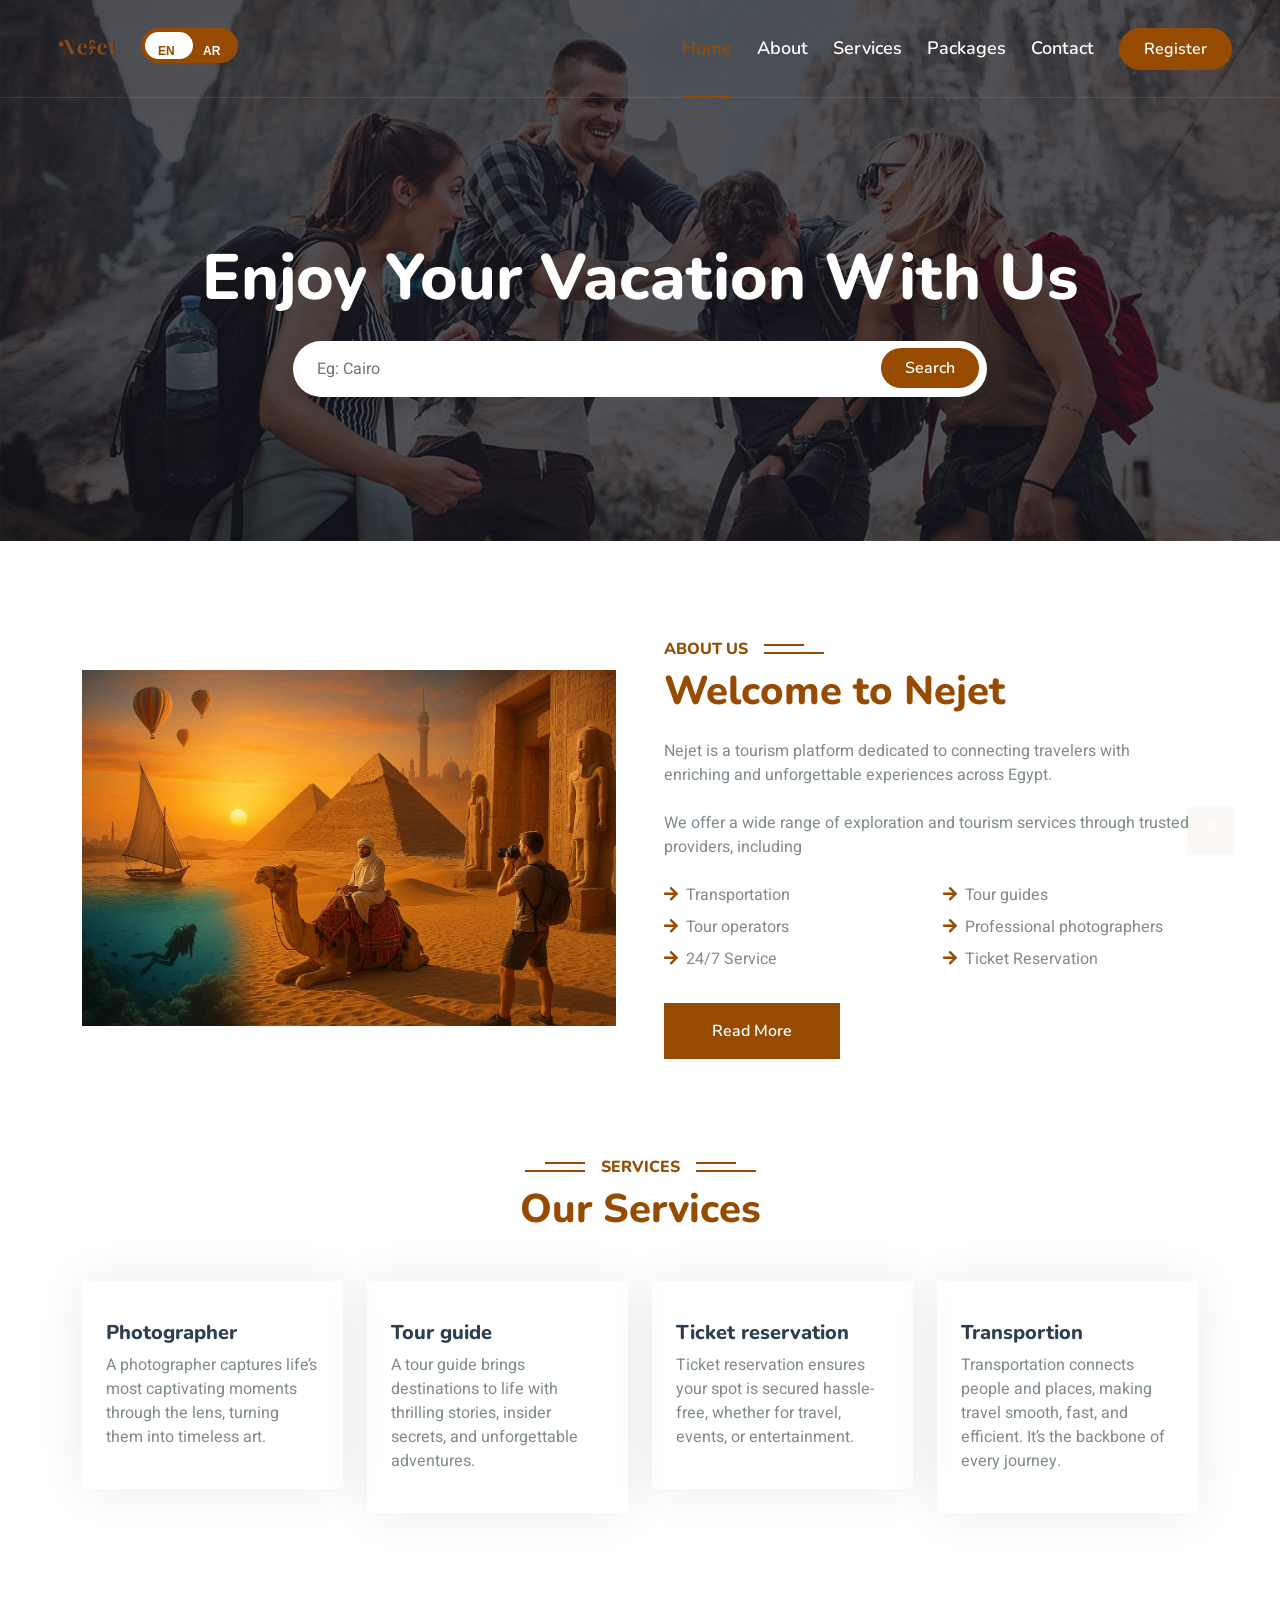
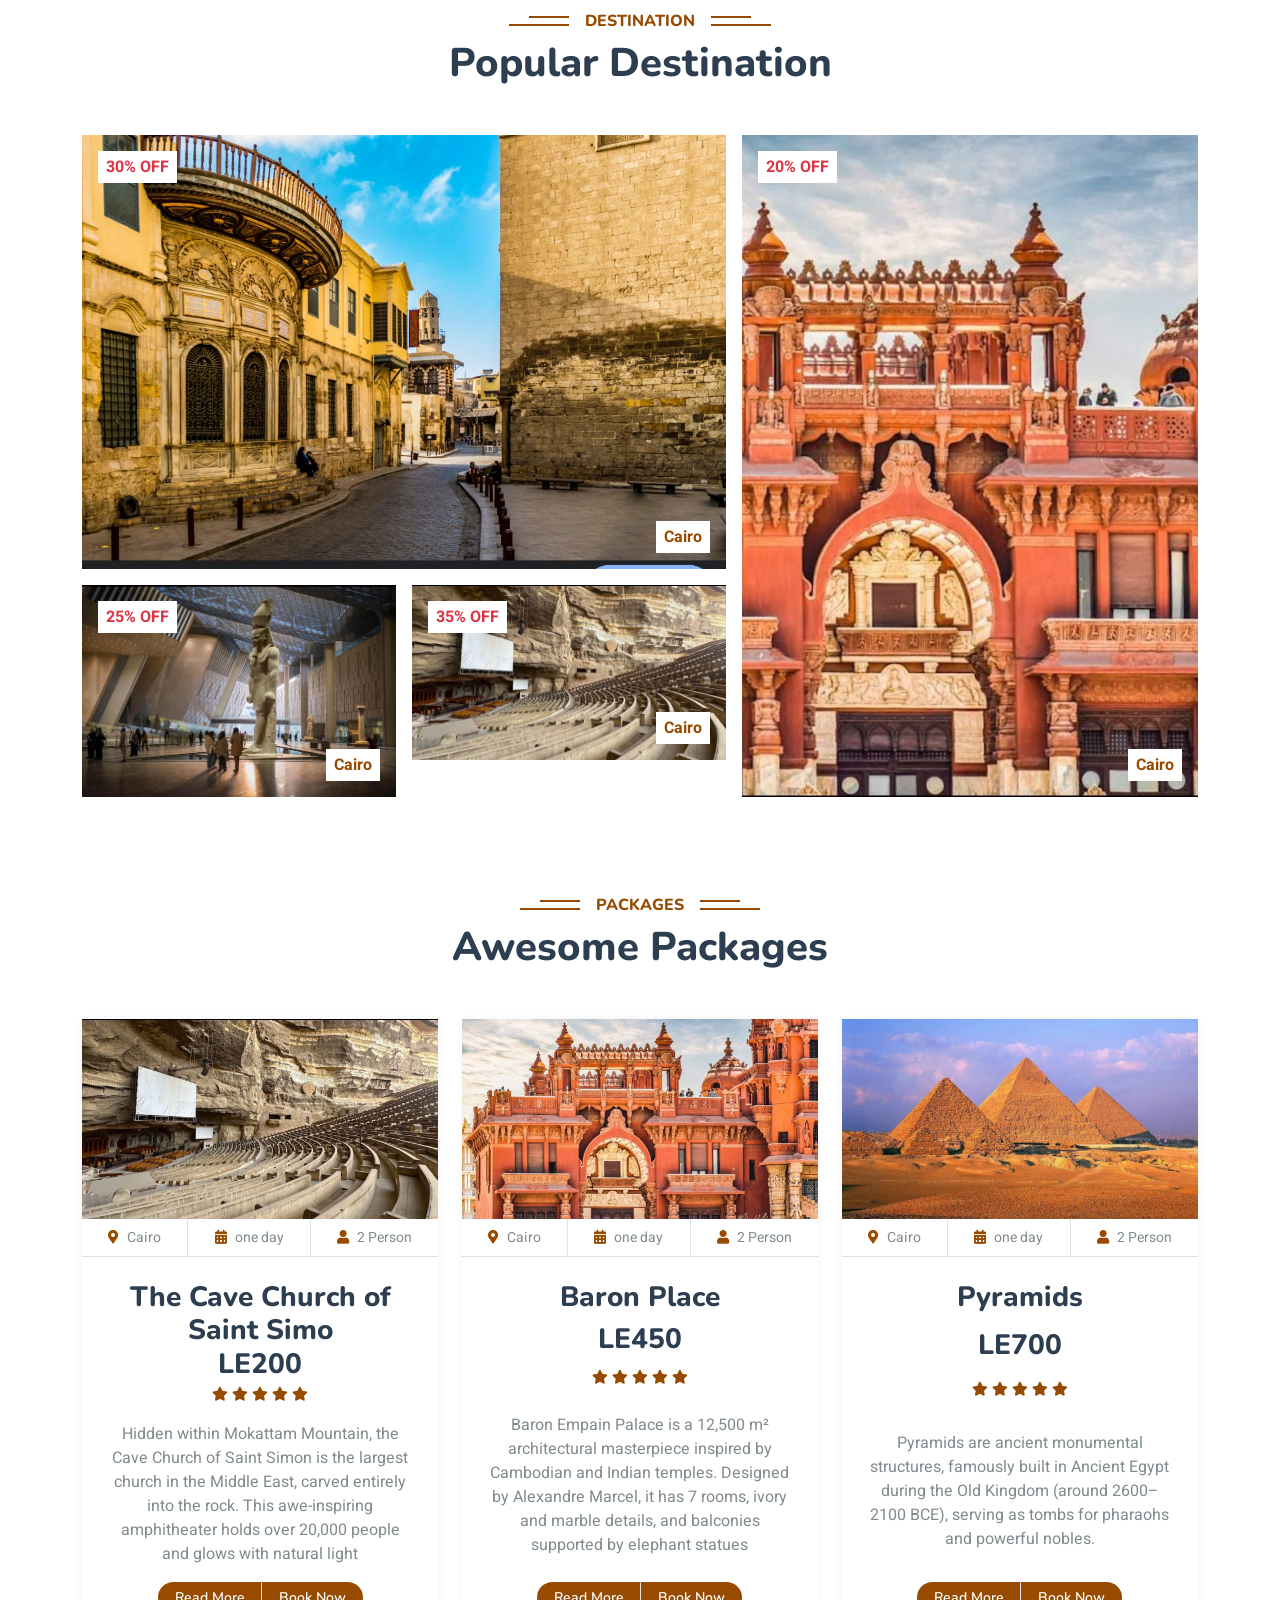
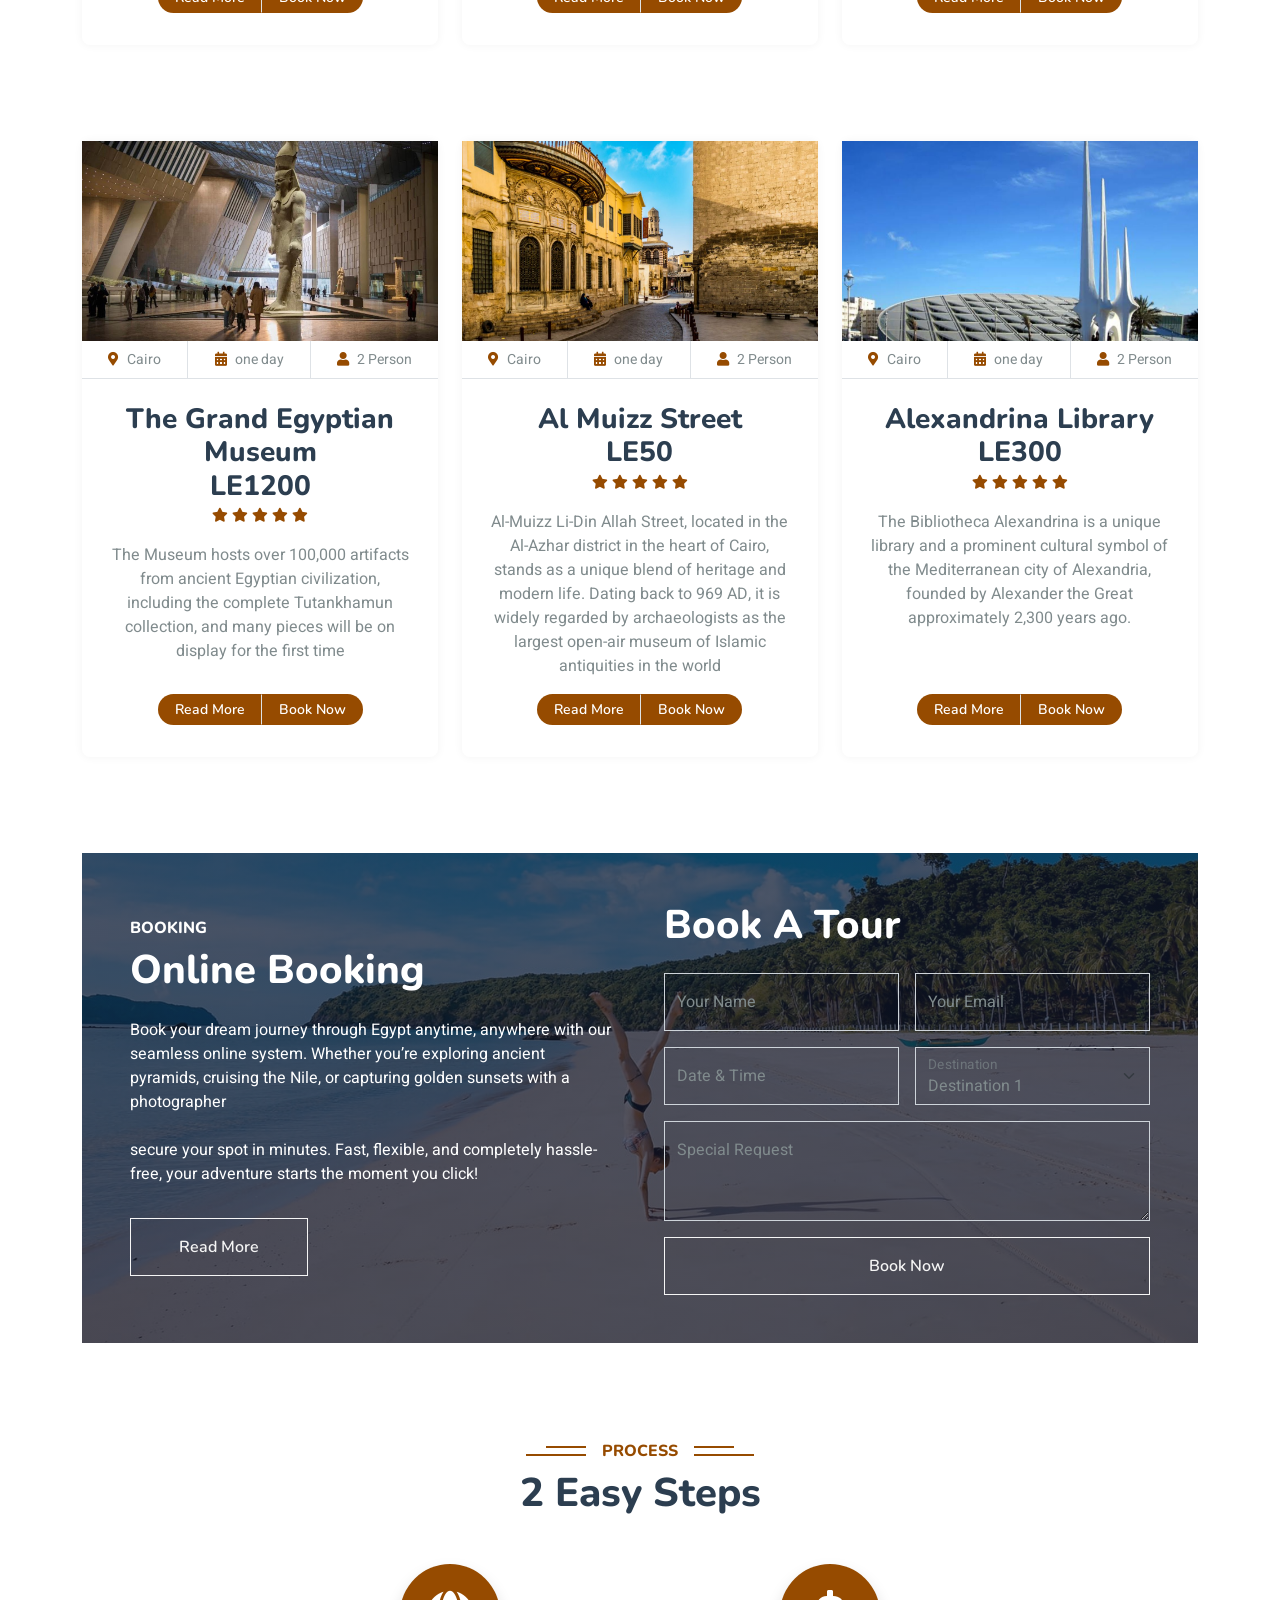
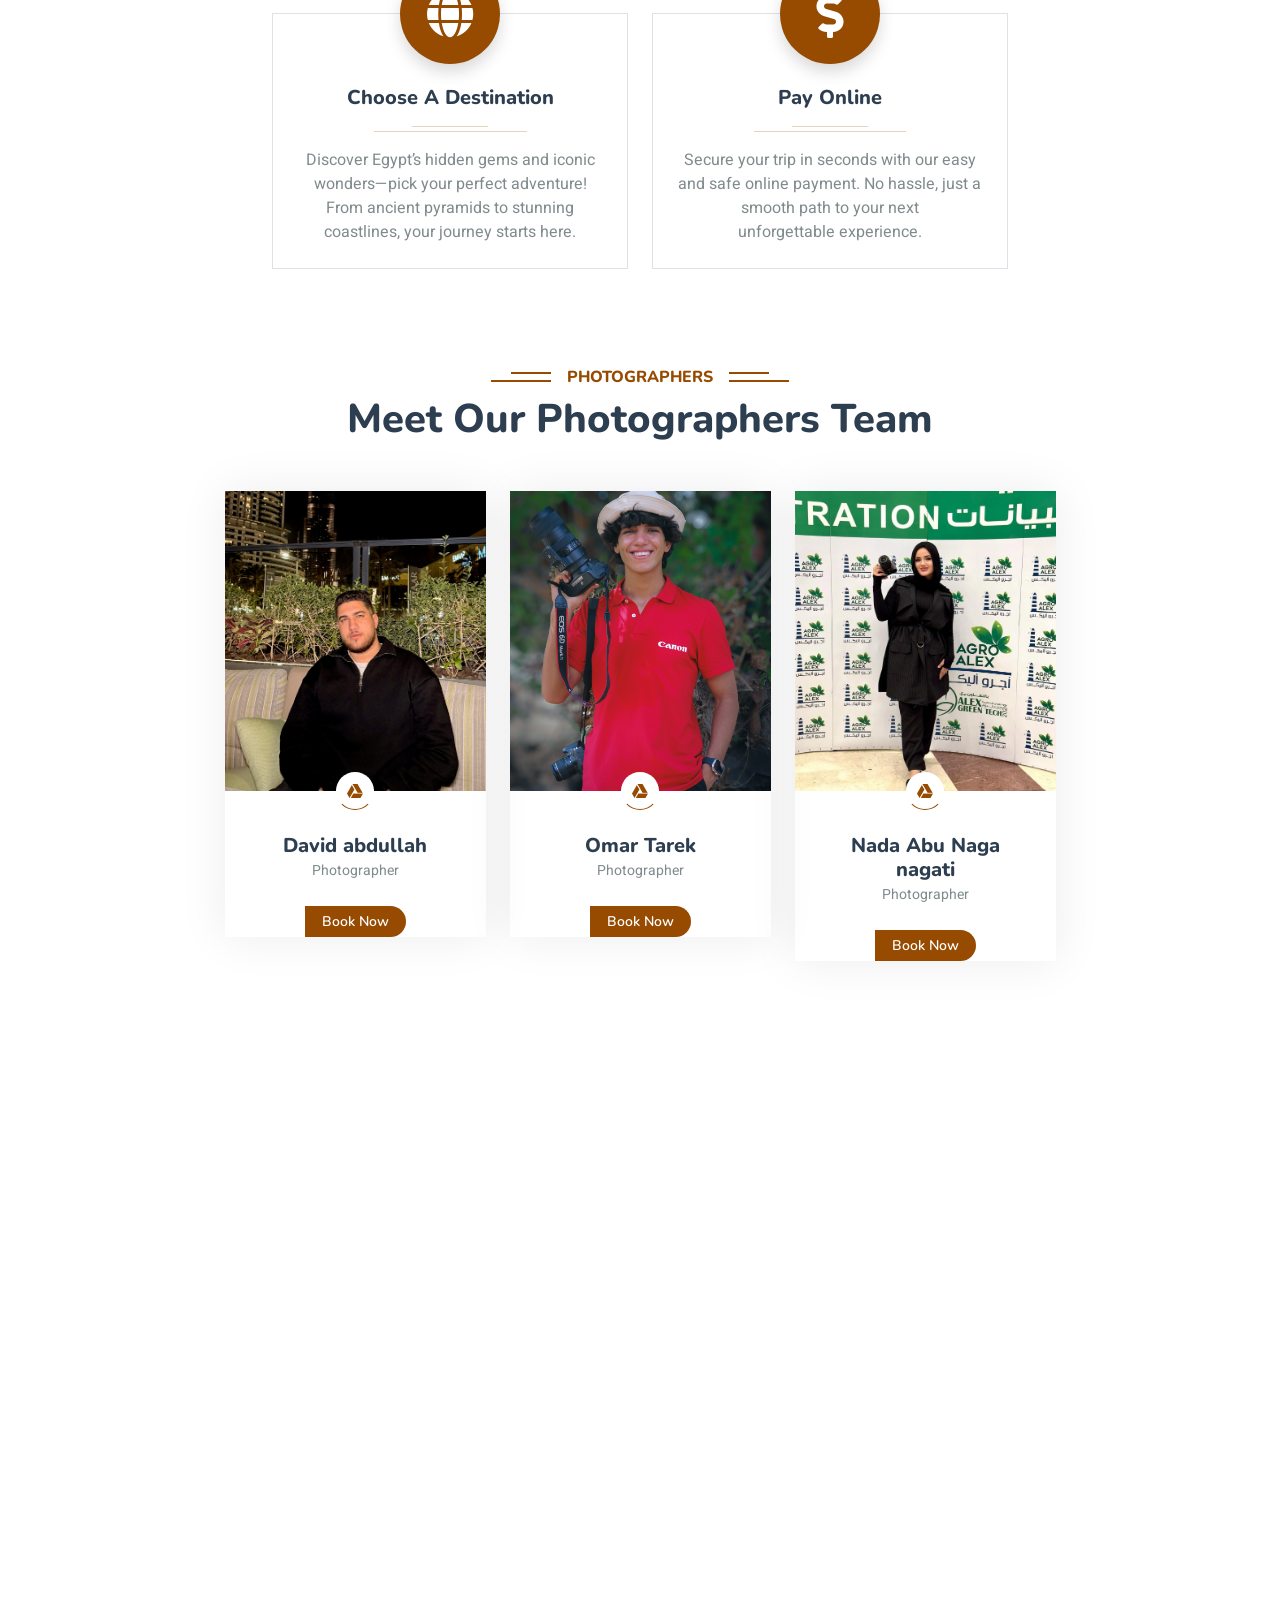
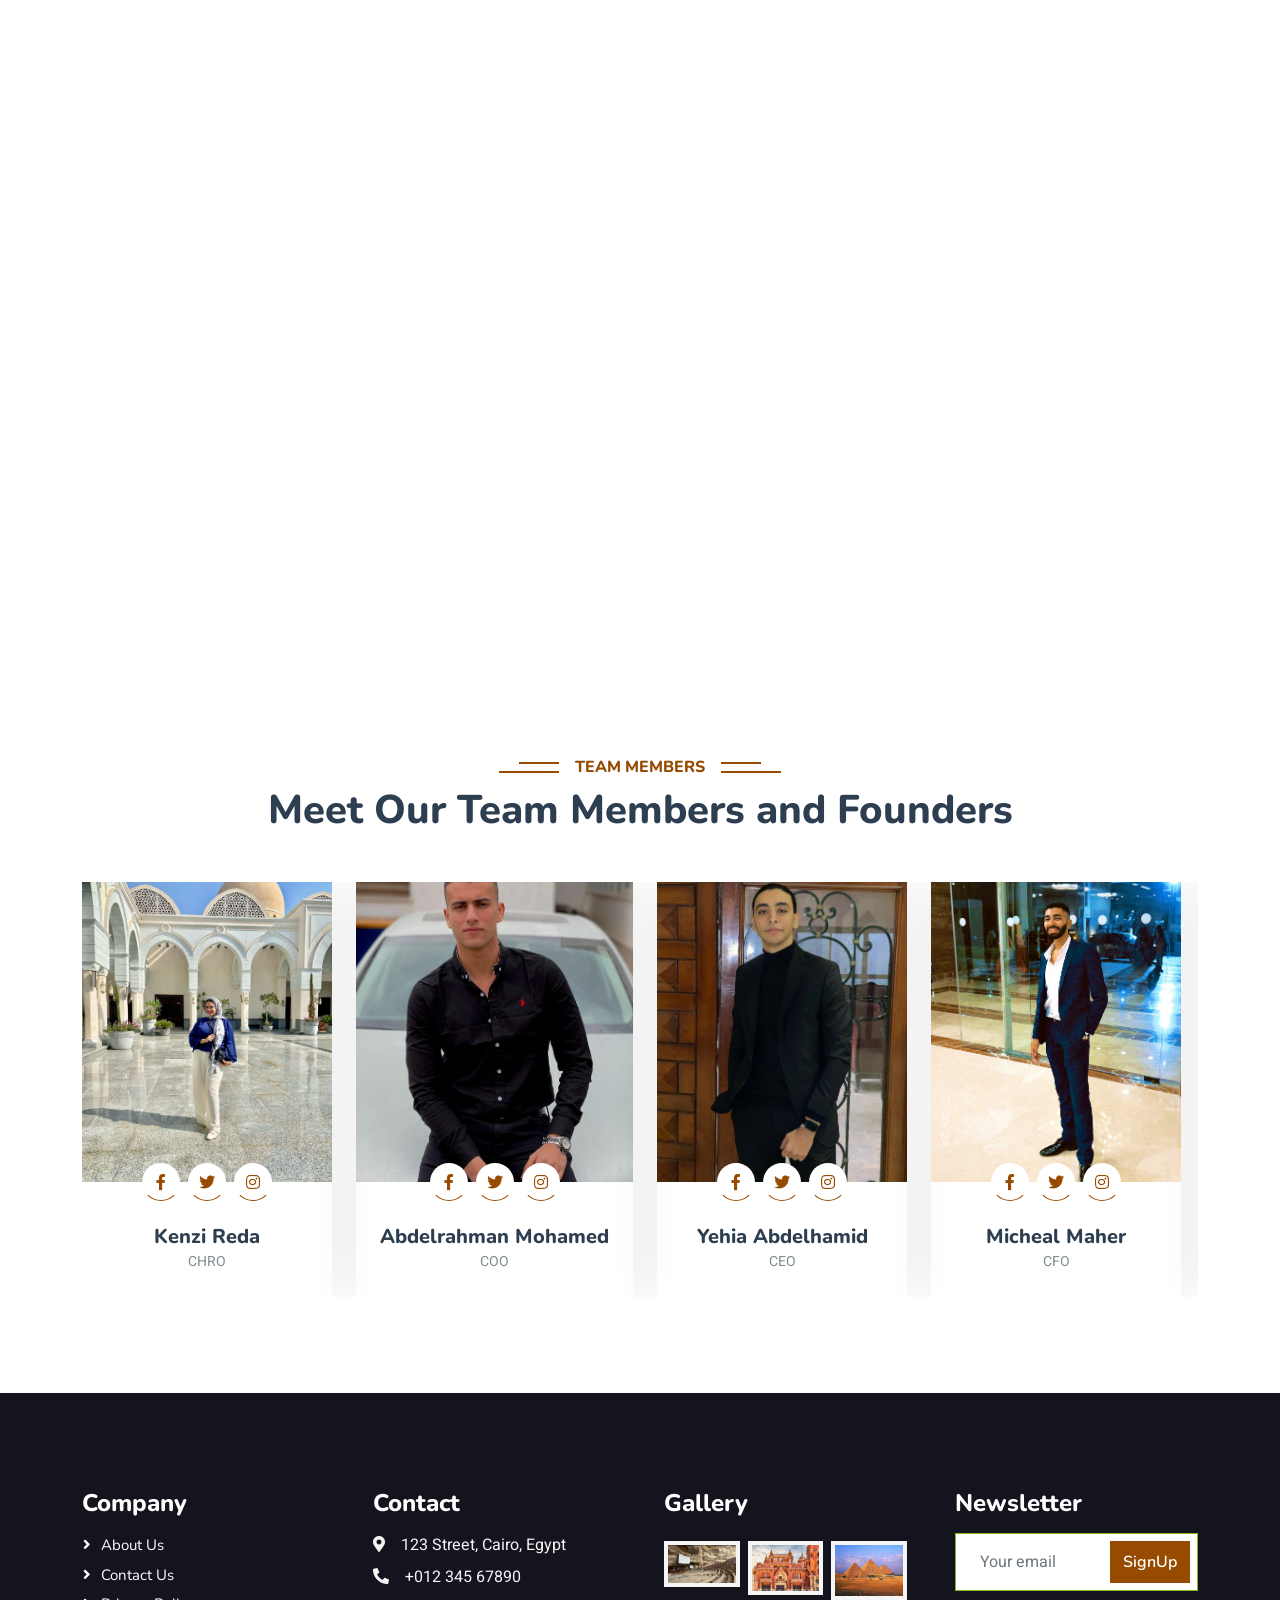
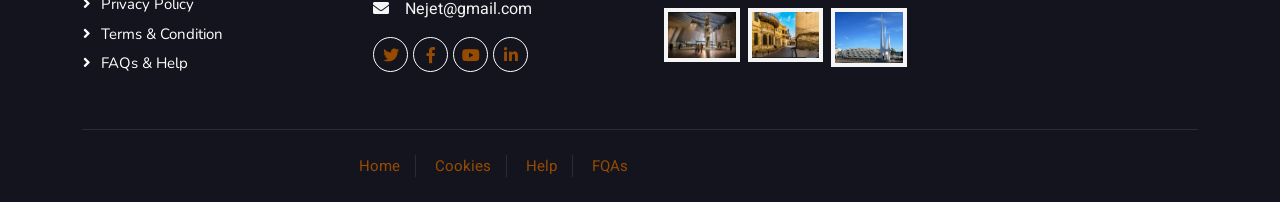
<file: index.html>
<!DOCTYPE html>
<html lang="en">

<head>
    <meta charset="utf-8">
    <title>Tourist - Travel Agency</title>
    <meta content="width=device-width, initial-scale=1.0" name="viewport">
    <meta content="" name="keywords">
    <meta content="" name="description">

    <!-- Favicon -->
    <link href="img/favicon.ico" rel="icon">

    <!-- Google Web Fonts -->
    <link rel="preconnect" href="https://fonts.googleapis.com">
    <link rel="preconnect" href="https://fonts.gstatic.com" crossorigin>
    <link href="https://fonts.googleapis.com/css2?family=Heebo:wght@400;500;600&family=Nunito:wght@600;700;800&display=swap" rel="stylesheet">

    <!-- Icon Font Stylesheet -->
    <link href="https://cdnjs.cloudflare.com/ajax/libs/font-awesome/5.10.0/css/all.min.css" rel="stylesheet">
    <link href="https://cdn.jsdelivr.net/npm/bootstrap-icons@1.4.1/font/bootstrap-icons.css" rel="stylesheet">
    
    <link rel="stylesheet" href="https://cdnjs.cloudflare.com/ajax/libs/font-awesome/5.15.4/css/all.min.css">

    <!-- Libraries Stylesheet -->
    <link href="lib/animate/animate.min.css" rel="stylesheet">
    <link href="lib/owlcarousel/assets/owl.carousel.min.css" rel="stylesheet">
    <link href="lib/tempusdominus/css/tempusdominus-bootstrap-4.min.css" rel="stylesheet" />

    <!-- Customized Bootstrap Stylesheet -->
    <link href="css/bootstrap.min.css" rel="stylesheet">

    <!-- Template Stylesheet -->
    <link href="css/style.css" rel="stylesheet">
</head>

<body>
    <!-- Spinner Start -->
    <div id="spinner" class="show bg-white position-fixed translate-middle w-100 vh-100 top-50 start-50 d-flex align-items-center justify-content-center">
        <div class="spinner-border text-primary" style="width: 3rem; height: 3rem;" role="status">
            <span class="sr-only">Loading...</span>
        </div>
    </div>
    <!-- Spinner End -->


  
     
      <!-- Navbar & Hero Start -->
    <div class="container-fluid position-relative p-0">
        <nav class="navbar navbar-expand-lg navbar-light px-4 px-lg-5 py-3 py-lg-0">
            <h1 class="m-0 d-flex align-items-center" style="color: #964B00;">
                <img src="./logoO.png" alt="Pharaoh Logo" style="height: 80px;" class="me-2">
                
            </h1>
            <div class="lang-switch">
                <div class="switch">
                    <input id="language-toggle" class="check-toggle check-toggle-round-flat" type="checkbox">
                    <label for="language-toggle"></label>
                    <span class="on">EN</span>
                    <span class="off">AR</span>
                </div>
            </div>
            <button class="navbar-toggler" type="button" data-bs-toggle="collapse" data-bs-target="#navbarCollapse">
                <span class="fa fa-bars"></span>
            </button>
            <div class="collapse navbar-collapse" id="navbarCollapse">
                <div class="navbar-nav ms-auto py-0">
                    <a href="index.html" class="nav-item nav-link active">Home</a>
                    <a href="about.html" class="nav-item nav-link">About</a>
                    <a href="service.html" class="nav-item nav-link">Services</a>
                    <a href="package.html" class="nav-item nav-link">Packages</a>
                    <a href="contact.html" class="nav-item nav-link">Contact</a>
                </div>
                <a href="./LoginAndSignUp.html" class="btn rounded-pill py-2 px-4" style="background-color: #964B00; color: white;">Register</a>
            </div>
        </nav>

        
    <!-- Navbar & Hero End -->


    <div class="container-fluid py-5 mb-5 hero-header position-relative" style="background-color: #964B00; overflow: hidden;">
        <!-- Video Background -->
        <video autoplay muted loop playsinline class="position-absolute top-0 start-0 w-100 h-100" style="object-fit: cover; z-index: 0;">
            <source src="./Video2.mp4" type="video/mp4">
            Your browser does not support the video tag.
        </video>
    
        <!-- Hero Content -->
        <div class="container py-5 position-relative" style="z-index: 1;">
            <div class="row justify-content-center py-5">
                <div class="col-lg-10 pt-lg-5 mt-lg-5 text-center">
                    <h1 class="display-3 text-white mb-3 animated slideInDown">Enjoy Your Vacation With Us</h1>
                    <p class="fs-4 text-white mb-4 animated slideInDown">
                    </p>
                    <div class="position-relative w-75 mx-auto animated slideInDown">
                        <input 
                            class="form-control border-0 rounded-pill w-100 py-3 ps-4 pe-5" 
                            type="text" 
                            placeholder="Eg: Cairo">
                        
                        <button 
                            type="button" 
                            class="btn rounded-pill py-2 px-4 position-absolute top-0 end-0 me-2" 
                            style="margin-top: 7px; background-color: #964B00; color: white; border: none;">
                            Search
                        </button>
                    </div>
                </div>
            </div>
        </div>
    </div>
    


   <!-- About Start -->
<div class="container-xxl py-5">
    <div class="container">
        <div class="row g-5">
            <div class="col-lg-6 wow fadeInUp" data-wow-delay="0.1s" style="min-height: 400px;">
                <div class="position-relative h-100">
                    <img class="img-fluid position-absolute w-100 h-100" 
                         src="./All.jpg" 
                         alt="" 
                         style="object-fit: contain;">
                </div>
            </div>
            
            <div class="col-lg-6 wow fadeInUp" data-wow-delay="0.3s">
                <h6 class="section-title bg-white text-start pe-3" style="color: #964B00;">About Us</h6>
                <h1 class="mb-4" style="color: #964B00;">Welcome to <span style="color: #964B00;">Nejet</span></h1>
                <p class="mb-4">Nejet is a tourism platform dedicated to connecting travelers with enriching and unforgettable experiences across Egypt. </p>
                <p class="mb-4">We offer a wide range of exploration and tourism services through trusted providers, including</p>
                <div class="row gy-2 gx-4 mb-4">
                    <div class="col-sm-6">
                        <p class="mb-0"><i class="fa fa-arrow-right me-2" style="color: #964B00;"></i>Transportation</p>
                    </div>
                    
                    <div class="col-sm-6">
                        <p class="mb-0"><i class="fa fa-arrow-right me-2" style="color: #964B00;"></i>Tour guides</p>
                    </div>
                    <div class="col-sm-6">
                        <p class="mb-0"><i class="fa fa-arrow-right me-2" style="color: #964B00;"></i>Tour operators</p>
                    </div>
                    <div class="col-sm-6">
                        <p class="mb-0"><i class="fa fa-arrow-right me-2" style="color: #964B00;"></i>Professional photographers</p>
                    </div>
                    <div class="col-sm-6">
                        <p class="mb-0"><i class="fa fa-arrow-right me-2" style="color: #964B00;"></i>24/7 Service</p>
                    </div>
                    <div class="col-sm-6">
                        <p class="mb-0"><i class="fa fa-arrow-right me-2" style="color: #964B00;"></i>Ticket Reservation</p>
                    </div>
                </div>
                <a class="btn py-3 px-5 mt-2" href="" style="background-color: #964B00; color: white; border: none;">Read More</a>
            </div>
        </div>
    </div>
</div>
<!-- About End -->



<!-- Service Start -->
<div class="container-xxl py-5">
    <div class="container">
        <div class="text-center wow fadeInUp" data-wow-delay="0.1s">
            <h6 class="section-title bg-white text-center px-3" style="color: #964B00;">Services</h6>
            <h1 class="mb-5" style="color: #964B00;">Our Services</h1>
        </div>
        <div class="row g-4">
            
          
            <div class="col-lg-3 col-sm-6 wow fadeInUp" data-wow-delay="0.5s">
                <div class="service-item rounded pt-3">
                    <div class="p-4">
                        <i class="" style="color: #964B00;"></i>
                        <h5>Photographer</h5>
                        <p>A photographer captures life’s most captivating moments through the lens, turning them into timeless art. </p>
                    </div>
                </div>
            </div>
            <div class="col-lg-3 col-sm-6 wow fadeInUp" data-wow-delay="0.5s">
                <div class="service-item rounded pt-3">
                    <div class="p-4">
                        <i class="" style="color: #964B00;"></i>
                        <h5>Tour guide</h5>
                        <p>A tour guide brings destinations to life with thrilling stories, insider secrets, and unforgettable adventures. </p>
                    </div>
                </div>
            </div>
            <div class="col-lg-3 col-sm-6 wow fadeInUp" data-wow-delay="0.7s">
                <div class="service-item rounded pt-3">
                    <div class="p-4">
                        <i class="" style="color: #964B00;"></i>
                        <h5>Ticket reservation</h5>
                        <p>Ticket reservation ensures your spot is secured hassle-free, whether for travel, events, or entertainment. </p>
                    </div>
                </div>
            </div>
            <div class="col-lg-3 col-sm-6 wow fadeInUp" data-wow-delay="0.7s">
                <div class="service-item rounded pt-3">
                    <div class="p-4">
                        <i class="" style="color: #964B00;"></i>
                        <h5>Transportion</h5>
                        <p>Transportation connects people and places, making travel smooth, fast, and efficient. It’s the backbone of every journey.</p>
                    </div>
                </div>
            </div>
        </div>
    </div>
</div>
<!-- Service End -->


<!-- Destination Start -->
<div class="container-xxl py-5 destination">
    <div class="container">
        <div class="text-center wow fadeInUp" data-wow-delay="0.1s">
            <h6 class="section-title bg-white text-center px-3" style="color: #964B00;">Destination</h6>
            <h1 class="mb-5">Popular Destination</h1>
        </div>
        <div class="row g-3">
            <div class="col-lg-7 col-md-6">
                <div class="row g-3">
                    <div class="col-lg-12 col-md-12 wow zoomIn" data-wow-delay="0.1s">
                        <a class="position-relative d-block overflow-hidden" href="">
                            <img class="img-fluid" src="./imageFive.jpg" alt="">
                            <div class="bg-white text-danger fw-bold position-absolute top-0 start-0 m-3 py-1 px-2">30% OFF</div>
                            <div class="bg-white fw-bold position-absolute bottom-0 end-0 m-3 py-1 px-2" style="color: #964B00;">Cairo</div>
                        </a>
                    </div>
                    <div class="col-lg-6 col-md-12 wow zoomIn" data-wow-delay="0.3s">
                        <a class="position-relative d-block overflow-hidden" href="">
                            <img class="img-fluid" src="./imageFour.jpg" alt="">
                            <div class="bg-white text-danger fw-bold position-absolute top-0 start-0 m-3 py-1 px-2">25% OFF</div>
                            <div class="bg-white fw-bold position-absolute bottom-0 end-0 m-3 py-1 px-2" style="color: #964B00;">Cairo</div>
                        </a>
                    </div>
                    <div class="col-lg-6 col-md-12 wow zoomIn" data-wow-delay="0.5s">
                        <a class="position-relative d-block overflow-hidden" href="">
                            <img class="img-fluid" src="./imageOne.jpg" alt="">
                            <div class="bg-white text-danger fw-bold position-absolute top-0 start-0 m-3 py-1 px-2">35% OFF</div>
                            <div class="bg-white fw-bold position-absolute bottom-0 end-0 m-3 py-1 px-2" style="color: #964B00;">Cairo</div>
                        </a>
                    </div>
                </div>
            </div>
            <div class="col-lg-5 col-md-6 wow zoomIn" data-wow-delay="0.7s" style="min-height: 350px;">
                <a class="position-relative d-block h-100 overflow-hidden" href="">
                    <img class="img-fluid position-absolute w-100 h-100" src="./imageTwo.jpg" alt="" style="object-fit: cover;">
                    <div class="bg-white text-danger fw-bold position-absolute top-0 start-0 m-3 py-1 px-2">20% OFF</div>
                    <div class="bg-white fw-bold position-absolute bottom-0 end-0 m-3 py-1 px-2" style="color: #964B00;">Cairo</div>
                </a>
            </div>
        </div>
    </div>
</div>
<!-- Destination End -->





<!-- Package Start -->
<div class="container-xxl py-5">
    <div class="container">
        <div class="text-center wow fadeInUp" data-wow-delay="0.1s">
            <h6 class="section-title bg-white text-center px-3" style="color: #964B00;">Packages</h6>
            <h1 class="mb-5">Awesome Packages</h1>
        </div>
        <div class="row g-4 justify-content-center">
            <!-- First package -->
            <div class="col-lg-4 col-md-6 wow fadeInUp" data-wow-delay="0.1s">
                <div class="package-item" style="display: flex; flex-direction: column; height: 100%; background: #fff; border-radius: 8px; box-shadow: 0 0 10px rgba(0,0,0,0.05);">
                    <div class="overflow-hidden">
                        <img class="img-fluid" src="./imageOne.jpg" alt="" style="width: 100%; height: 200px; object-fit: cover;">
                    </div>
                    <div class="d-flex border-bottom">
                        <small class="flex-fill text-center border-end py-2">
                            <i class="fa fa-map-marker-alt me-2" style="color: #964B00;"></i>Cairo
                        </small>
                        <small class="flex-fill text-center border-end py-2">
                            <i class="fa fa-calendar-alt me-2" style="color: #964B00;"></i>one day
                        </small>
                        <small class="flex-fill text-center py-2">
                            <i class="fa fa-user me-2" style="color: #964B00;"></i>2 Person
                        </small>
                    </div>
                    <div class="text-center p-4" style="flex-grow: 1; display: flex; flex-direction: column; justify-content: space-between;">
                        <h3 class="mb-0">The Cave Church of Saint Simo</h3>
                        <h3 class="mb-0">LE200</h3>
                        <div class="mb-3">
                            <small class="fa fa-star" style="color: #964B00;"></small>
                            <small class="fa fa-star" style="color: #964B00;"></small>
                            <small class="fa fa-star" style="color: #964B00;"></small>
                            <small class="fa fa-star" style="color: #964B00;"></small>
                            <small class="fa fa-star" style="color: #964B00;"></small>
                        </div>
                        <p>Hidden within Mokattam Mountain, the Cave Church of Saint Simon is the largest church in the Middle East, carved entirely into the rock. This awe-inspiring amphitheater holds over 20,000 people and glows with natural light</p>
                        <div class="d-flex justify-content-center mb-2">
                            <a href="#" class="btn btn-sm px-3 border-end" style="border-radius: 30px 0 0 30px; background-color: #964B00; color: #fff;">Read More</a>
                            <a href="payment.html" class="btn btn-sm px-3" style="border-radius: 0 30px 30px 0; background-color: #964B00; color: #fff;">Book Now</a>
                        </div>
                    </div>
                </div>
            </div>

            <!-- Second package -->
            <div class="col-lg-4 col-md-6 wow fadeInUp" data-wow-delay="0.3s">
                <div class="package-item" style="display: flex; flex-direction: column; height: 100%; background: #fff; border-radius: 8px; box-shadow: 0 0 10px rgba(0,0,0,0.05);">
                    <div class="overflow-hidden">
                        <img class="img-fluid" src="./imageTwo.jpg" alt="" style="width: 100%; height: 200px; object-fit: cover;">
                    </div>
                    <div class="d-flex border-bottom">
                        <small class="flex-fill text-center border-end py-2">
                            <i class="fa fa-map-marker-alt me-2" style="color: #964B00;"></i>Cairo
                        </small>
                        <small class="flex-fill text-center border-end py-2">
                            <i class="fa fa-calendar-alt me-2" style="color: #964B00;"></i>one day
                        </small>
                        <small class="flex-fill text-center py-2">
                            <i class="fa fa-user me-2" style="color: #964B00;"></i>2 Person
                        </small>
                    </div>
                    <div class="text-center p-4" style="flex-grow: 1; display: flex; flex-direction: column; justify-content: space-between;">
                        <h3 class="mb-0">Baron Place</h3>
                        <h3 class="mb-0">LE450</h3>
                        <div class="mb-3">
                            <small class="fa fa-star" style="color: #964B00;"></small>
                            <small class="fa fa-star" style="color: #964B00;"></small>
                            <small class="fa fa-star" style="color: #964B00;"></small>
                            <small class="fa fa-star" style="color: #964B00;"></small>
                            <small class="fa fa-star" style="color: #964B00;"></small>
                        </div>
                        <p>Baron Empain Palace is a 12,500 m² architectural masterpiece inspired by Cambodian and Indian temples. Designed by Alexandre Marcel, it has 7 rooms, ivory and marble details, and balconies supported by elephant statues</p>
                        <div class="d-flex justify-content-center mb-2">
                            <a href="#" class="btn btn-sm px-3 border-end" style="border-radius: 30px 0 0 30px; background-color: #964B00; color: #fff;">Read More</a>
                            <a href="payment.html" class="btn btn-sm px-3" style="border-radius: 0 30px 30px 0; background-color: #964B00; color: #fff;">Book Now</a>
                        </div>
                    </div>
                </div>
            </div>

            <!-- Third package -->
            <div class="col-lg-4 col-md-6 wow fadeInUp" data-wow-delay="0.5s">
                <div class="package-item" style="display: flex; flex-direction: column; height: 100%; background: #fff; border-radius: 8px; box-shadow: 0 0 10px rgba(0,0,0,0.05);">
                    <div class="overflow-hidden">
                        <img class="img-fluid" src="./imageThree.jpg" alt="" style="width: 100%; height: 200px; object-fit: cover;">
                    </div>
                    <div class="d-flex border-bottom">
                        <small class="flex-fill text-center border-end py-2">
                            <i class="fa fa-map-marker-alt me-2" style="color: #964B00;"></i>Cairo
                        </small>
                        <small class="flex-fill text-center border-end py-2">
                            <i class="fa fa-calendar-alt me-2" style="color: #964B00;"></i>one day
                        </small>
                        <small class="flex-fill text-center py-2">
                            <i class="fa fa-user me-2" style="color: #964B00;"></i>2 Person
                        </small>
                    </div>
                    <div class="text-center p-4" style="flex-grow: 1; display: flex; flex-direction: column; justify-content: space-between;">
                        <h3 class="mb-0">Pyramids</h3>
                        <h3 class="mb-0">LE700</h3>
                        <div class="mb-3">
                            <small class="fa fa-star" style="color: #964B00;"></small>
                            <small class="fa fa-star" style="color: #964B00;"></small>
                            <small class="fa fa-star" style="color: #964B00;"></small>
                            <small class="fa fa-star" style="color: #964B00;"></small>
                            <small class="fa fa-star" style="color: #964B00;"></small>
                        </div>
                        <p>Pyramids are ancient monumental structures, famously built in Ancient Egypt during the Old Kingdom (around 2600–2100 BCE), serving as tombs for pharaohs and powerful nobles.</p>
                        <div class="d-flex justify-content-center mb-2">
                            <a href="./ReadMore.html" class="btn btn-sm px-3 border-end" style="border-radius: 30px 0 0 30px; background-color: #964B00; color: #fff;">Read More</a>
                            <a href="payment.html" class="btn btn-sm px-3" style="border-radius: 0 30px 30px 0; background-color: #964B00; color: #fff;">Book Now</a>
                        </div>
                    </div>
                </div>
            </div>
            
        </div>
    </div>
</div>
<!-- Package End -->

<!-- Package Start -->
<div class="container-xxl py-5">
    <div class="container">
        <div class="row g-4 justify-content-center align-items-stretch">
            <!-- First package -->
            <div class="col-lg-4 col-md-6 wow fadeInUp" data-wow-delay="0.1s">
                <div class="package-item" style="display: flex; flex-direction: column; height: 100%; background: #fff; border-radius: 8px; box-shadow: 0 0 10px rgba(0,0,0,0.05);">
                    <div class="overflow-hidden">
                        <img class="img-fluid" src="./imageFour.jpg" alt="" style="width: 100%; height: 200px; object-fit: cover;">
                    </div>
                    <div class="d-flex border-bottom">
                        <small class="flex-fill text-center border-end py-2">
                            <i class="fa fa-map-marker-alt me-2" style="color: #964B00;"></i>Cairo
                        </small>
                        <small class="flex-fill text-center border-end py-2">
                            <i class="fa fa-calendar-alt me-2" style="color: #964B00;"></i>one day
                        </small>
                        <small class="flex-fill text-center py-2">
                            <i class="fa fa-user me-2" style="color: #964B00;"></i>2 Person
                        </small>
                    </div>
                    <div class="text-center p-4" style="flex-grow: 1; display: flex; flex-direction: column; justify-content: space-between;">
                        <h3 class="mb-0">The Grand Egyptian Museum</h3>
                        <h3 class="mb-0">LE1200</h3>
                        <div class="mb-3">
                            <small class="fa fa-star" style="color: #964B00;"></small>
                            <small class="fa fa-star" style="color: #964B00;"></small>
                            <small class="fa fa-star" style="color: #964B00;"></small>
                            <small class="fa fa-star" style="color: #964B00;"></small>
                            <small class="fa fa-star" style="color: #964B00;"></small>
                        </div>
                        <p style="flex-grow: 1;">The Museum hosts over 100,000 artifacts from ancient Egyptian civilization, including the complete Tutankhamun collection, and many pieces will be on display for the first time</p>
                        <div class="d-flex justify-content-center mb-2">
                            <a href="./ReadMore2.html" class="btn btn-sm px-3 border-end" style="border-radius: 30px 0 0 30px; background-color: #964B00; color: #fff;">Read More</a>
                            <a href="./payment.html" class="btn btn-sm px-3" style="border-radius: 0 30px 30px 0; background-color: #964B00; color: #fff;">Book Now</a>
                        </div>
                    </div>
                </div>
            </div>

            <!-- Second package -->
            <div class="col-lg-4 col-md-6 wow fadeInUp" data-wow-delay="0.3s">
                <div class="package-item" style="display: flex; flex-direction: column; height: 100%; background: #fff; border-radius: 8px; box-shadow: 0 0 10px rgba(0,0,0,0.05);">
                    <div class="overflow-hidden">
                        <img class="img-fluid" src="./imageFive.jpg" alt="" style="width: 100%; height: 200px; object-fit: cover;">
                    </div>
                    <div class="d-flex border-bottom">
                        <small class="flex-fill text-center border-end py-2">
                            <i class="fa fa-map-marker-alt me-2" style="color: #964B00;"></i>Cairo
                        </small>
                        <small class="flex-fill text-center border-end py-2">
                            <i class="fa fa-calendar-alt me-2" style="color: #964B00;"></i>one day
                        </small>
                        <small class="flex-fill text-center py-2">
                            <i class="fa fa-user me-2" style="color: #964B00;"></i>2 Person
                        </small>
                    </div>
                    <div class="text-center p-4" style="flex-grow: 1; display: flex; flex-direction: column; justify-content: space-between;">
                        <h3 class="mb-0">Al Muizz Street</h3>
                        <h3 class="mb-0">LE50</h3>
                        <div class="mb-3">
                            <small class="fa fa-star" style="color: #964B00;"></small>
                            <small class="fa fa-star" style="color: #964B00;"></small>
                            <small class="fa fa-star" style="color: #964B00;"></small>
                            <small class="fa fa-star" style="color: #964B00;"></small>
                            <small class="fa fa-star" style="color: #964B00;"></small>
                        </div>
                        <p style="flex-grow: 1;"> Al-Muizz Li-Din Allah Street, located in the Al-Azhar district in the heart of Cairo, stands as a unique blend of heritage and modern life. Dating back to 969 AD, it is widely regarded by archaeologists as the largest open-air museum of Islamic antiquities in the world</p>
                        <div class="d-flex justify-content-center mb-2">
                            <a href="#" class="btn btn-sm px-3 border-end" style="border-radius: 30px 0 0 30px; background-color: #964B00; color: #fff;">Read More</a>
                            <a href="#" class="btn btn-sm px-3" style="border-radius: 0 30px 30px 0; background-color: #964B00; color: #fff;">Book Now</a>
                        </div>
                    </div>
                </div>
            </div>

            <!-- Third package -->
            <div class="col-lg-4 col-md-6 wow fadeInUp" data-wow-delay="0.5s">
                <div class="package-item" style="display: flex; flex-direction: column; height: 100%; background: #fff; border-radius: 8px; box-shadow: 0 0 10px rgba(0,0,0,0.05);">
                    <div class="overflow-hidden">
                        <img class="img-fluid" src="./imageSix.jpg" alt="" style="width: 100%; height: 200px; object-fit: cover;">
                    </div>
                    <div class="d-flex border-bottom">
                        <small class="flex-fill text-center border-end py-2">
                            <i class="fa fa-map-marker-alt me-2" style="color: #964B00;"></i>Cairo
                        </small>
                        <small class="flex-fill text-center border-end py-2">
                            <i class="fa fa-calendar-alt me-2" style="color: #964B00;"></i>one day
                        </small>
                        <small class="flex-fill text-center py-2">
                            <i class="fa fa-user me-2" style="color: #964B00;"></i>2 Person
                        </small>
                    </div>
                    <div class="text-center p-4" style="flex-grow: 1; display: flex; flex-direction: column; justify-content: space-between;">
                        <h3 class="mb-0">Alexandrina Library</h3>
                        <h3 class="mb-0">LE300</h3>
                        <div class="mb-3">
                            <small class="fa fa-star" style="color: #964B00;"></small>
                            <small class="fa fa-star" style="color: #964B00;"></small>
                            <small class="fa fa-star" style="color: #964B00;"></small>
                            <small class="fa fa-star" style="color: #964B00;"></small>
                            <small class="fa fa-star" style="color: #964B00;"></small>
                        </div>
                        <p style="flex-grow: 1;">The Bibliotheca Alexandrina is a unique library and a prominent cultural symbol of the Mediterranean city of Alexandria, founded by Alexander the Great approximately 2,300 years ago. </p>
                        <div class="d-flex justify-content-center mb-2">
                            <a href="#" class="btn btn-sm px-3 border-end" style="border-radius: 30px 0 0 30px; background-color: #964B00; color: #fff;">Read More</a>
                            <a href="#" class="btn btn-sm px-3" style="border-radius: 0 30px 30px 0; background-color: #964B00; color: #fff;">Book Now</a>
                        </div>
                    </div>
                </div>
            </div>
        </div>
    </div>
</div>
<!-- Package End -->




<!-- Booking Start -->
    <div class="container-xxl py-5 wow fadeInUp" data-wow-delay="0.1s">
        <div class="container">
            <div class="booking p-5">
                <div class="row g-5 align-items-center">
                    <div class="col-md-6 text-white">
                        <h6 class="text-white text-uppercase">Booking</h6>
                        <h1 class="text-white mb-4">Online Booking</h1>
                        <p class="mb-4">Book your dream journey through Egypt anytime, anywhere with our seamless online system. Whether you’re exploring ancient pyramids, cruising the Nile, or capturing golden sunsets with a photographer</p>
                        <p class="mb-4">secure your spot in minutes. Fast, flexible, and completely hassle-free, your adventure starts the moment you click!</p>
                        <a class="btn btn-outline-light py-3 px-5 mt-2" href="">Read More</a>
                    </div>
                    <div class="col-md-6">
                        <h1 class="text-white mb-4">Book A Tour</h1>
                        <form>
                            <div class="row g-3">
                                <div class="col-md-6">
                                    <div class="form-floating">
                                        <input type="text" class="form-control bg-transparent" id="name" placeholder="Your Name">
                                        <label for="name">Your Name</label>
                                    </div>
                                </div>
                                <div class="col-md-6">
                                    <div class="form-floating">
                                        <input type="email" class="form-control bg-transparent" id="email" placeholder="Your Email">
                                        <label for="email">Your Email</label>
                                    </div>
                                </div>
                                <div class="col-md-6">
                                    <div class="form-floating date" id="date3" data-target-input="nearest">
                                        <input type="text" class="form-control bg-transparent datetimepicker-input" id="datetime" placeholder="Date & Time" data-target="#date3" data-toggle="datetimepicker" />
                                        <label for="datetime">Date & Time</label>
                                    </div>
                                </div>
                                <div class="col-md-6">
                                    <div class="form-floating">
                                        <select class="form-select bg-transparent" id="select1">
                                            <option value="1">Destination 1</option>
                                            <option value="2">Destination 2</option>
                                            <option value="3">Destination 3</option>
                                        </select>
                                        <label for="select1">Destination</label>
                                    </div>
                                </div>
                                <div class="col-12">
                                    <div class="form-floating">
                                        <textarea class="form-control bg-transparent" placeholder="Special Request" id="message" style="height: 100px"></textarea>
                                        <label for="message">Special Request</label>
                                    </div>
                                </div>
                                <div class="col-12">
                                    <button class="btn btn-outline-light w-100 py-3" type="submit">Book Now</button>
                                </div>
                            </div>
                        </form>
                    </div>
                </div>
            </div>
        </div>
    </div>
    <!-- Booking Start -->


    <!-- Process Start -->
<div class="container-xxl py-5">
    <div class="container">
        <div class="text-center pb-4 wow fadeInUp" data-wow-delay="0.1s">
            <h6 class="section-title bg-white text-center px-3" style="color: #964B00;">Process</h6>
            <h1 class="mb-5">2 Easy Steps</h1>
        </div>
        <div class="row gy-5 gx-4 justify-content-center">
            <div class="col-lg-4 col-sm-6 text-center pt-4 wow fadeInUp" data-wow-delay="0.1s">
                <div class="position-relative border pt-5 pb-4 px-4" style="border-color: #964B00;">
                    <div class="d-inline-flex align-items-center justify-content-center rounded-circle position-absolute top-0 start-50 translate-middle shadow"
                         style="width: 100px; height: 100px; background-color: #964B00;">
                        <i class="fa fa-globe fa-3x text-white"></i>
                    </div>
                    <h5 class="mt-4">Choose A Destination</h5>
                    <hr class="w-25 mx-auto mb-1" style="background-color: #964B00;">
                    <hr class="w-50 mx-auto mt-0" style="background-color: #964B00;">
                    <p class="mb-0">Discover Egypt’s hidden gems and iconic wonders—pick your perfect adventure! From ancient pyramids to stunning coastlines, your journey starts here.
                    </p>
                </div>
            </div>
            <div class="col-lg-4 col-sm-6 text-center pt-4 wow fadeInUp" data-wow-delay="0.3s">
                <div class="position-relative border pt-5 pb-4 px-4" style="border-color: #964B00;">
                    <div class="d-inline-flex align-items-center justify-content-center rounded-circle position-absolute top-0 start-50 translate-middle shadow"
                         style="width: 100px; height: 100px; background-color: #964B00;">
                        <i class="fa fa-dollar-sign fa-3x text-white"></i>
                    </div>
                    <h5 class="mt-4">Pay Online</h5>
                    <hr class="w-25 mx-auto mb-1" style="background-color: #964B00;">
                    <hr class="w-50 mx-auto mt-0" style="background-color: #964B00;">
                    <p class="mb-0">Secure your trip in seconds with our easy and safe online payment. No hassle, just a smooth path to your next unforgettable experience.</p>
                </div>
            </div>
            
        </div>
    </div>
</div>
<!-- Process End -->



<!-- photography Start -->
<div class="container-xxl py-5">
    <div class="container">
        <div class="text-center wow fadeInUp" data-wow-delay="0.1s">
            <h6 class="section-title bg-white text-center px-3" style="color: #964B00;">photographers</h6>
            <h1 class="mb-5">Meet Our Photographers Team</h1>
        </div>
        <div class="row g-4 justify-content-center">
            <div class="col-lg-3 col-md-6 wow fadeInUp" data-wow-delay="0.1s">
                <div class="team-item text-center">
                    <div class="overflow-hidden" style="height: 300px;">
                        <img class="img-fluid w-100 h-100" style="object-fit: cover;" src="./Pone.jpg" alt="">
                    </div>
                   <div class="position-relative d-flex justify-content-center" style="margin-top: -19px;">
    <a class="btn btn-square mx-1" href="#"><i class="fab fa-google-drive"></i></a>
</div>
                    <div class="text-center p-4">
                        <h5 class="mb-0">David abdullah</h5>
                        <small>Photographer</small>
                    </div>
       <div>
                    
                        <a href="payment.html" class="btn btn-sm px-3" style="border-radius: 0 30px 30px 0; background-color: #964B00; color: #fff;">Book Now</a>

                    </div>
                </div>
            </div>
            <div class="col-lg-3 col-md-6 wow fadeInUp" data-wow-delay="0.3s">
                <div class="team-item text-center">
                    <div class="overflow-hidden" style="height: 300px;">
                        <img class="img-fluid w-100 h-100" style="object-fit: cover;" src="./Pthree.jpg" alt="">
                    </div>
                   <div class="position-relative d-flex justify-content-center" style="margin-top: -19px;">
    <a class="btn btn-square mx-1" href="#"><i class="fab fa-google-drive"></i></a>
</div>
                    <div class="text-center p-4">
                        <h5 class="mb-0">Omar Tarek</h5>
                        <small>Photographer</small>
                        
                    </div>
                    <div>
                    
                        <a href="payment.html" class="btn btn-sm px-3" style="border-radius: 0 30px 30px 0; background-color: #964B00; color: #fff;">Book Now</a>

                    </div>

                </div>
            </div>
            <div class="col-lg-3 col-md-6 wow fadeInUp" data-wow-delay="0.5s">
                <div class="team-item text-center">
                    <div class="overflow-hidden" style="height: 300px;">
                        <img class="img-fluid w-100 h-100" style="object-fit: cover;" src="./Ptwo.jpg" alt="">
                    </div>
                   <div class="position-relative d-flex justify-content-center" style="margin-top: -19px;">
    <a class="btn btn-square mx-1" href="#"><i class="fab fa-google-drive"></i></a>
</div>
                    <div class="text-center p-4">
                        <h5 class="mb-0">Nada Abu Naga nagati</h5>
                        <small>Photographer</small>
                    </div>
          <div>
                    
                        <a href="payment.html" class="btn btn-sm px-3" style="border-radius: 0 30px 30px 0; background-color: #964B00; color: #fff;">Book Now</a>

                    </div>
                </div>
            </div>
        </div>
    </div>
</div>

    <!-- photography Team End -->

    <!-- tour guides Start -->
<div class="container-xxl py-5">
    <div class="container">
        <div class="text-center wow fadeInUp" data-wow-delay="0.1s">
            <h6 class="section-title bg-white text-center px-3" style="color: #964B00;">Travel Guide</h6>
            <h1 class="mb-5">Meet Our Tour Guide</h1>
        </div>
        <div class="row g-4 justify-content-center">
            <div class="col-lg-3 col-md-6 wow fadeInUp" data-wow-delay="0.1s">
                <div class="team-item">
                    <div class="overflow-hidden">
                        <img class="img-fluid" src="./Tone.jpg" alt="">
                    </div>
                    <div class="position-relative d-flex justify-content-center" style="margin-top: -19px;">
                        <a class="btn btn-square mx-1" href="#"><i class="fab fa-google-drive"></i></a>
                    </div>
                    <div class="text-center p-4">
                        <h5 class="mb-0">Mazen</h5>
                        <small>Tour Guide</small>
                        <div>
                        <a href="./Portfilio1.html" class="btn btn-sm px-3 border-end" style="border-radius: 30px 0px 0 30px; background-color: #964B00; color: #fff;">Read More</a>
                        <a href="payment.html" class="btn btn-sm px-3" style="border-radius: 0 30px 30px 0; background-color: #964B00; color: #fff;">Book Now</a>
                        </div>
                       
                    </div>
                </div>
            </div>
            <div class="col-lg-3 col-md-6 wow fadeInUp" data-wow-delay="0.3s">
                <div class="team-item">
                    <div class="overflow-hidden">
                        <img class="img-fluid" src="./ttwo.jpg" alt="">
                    </div>
                    <div class="position-relative d-flex justify-content-center" style="margin-top: -19px;">
                        <a class="btn btn-square mx-1" href="#"><i class="fab fa-google-drive"></i></a>
                    </div>
                    <div class="text-center p-4">
                        <h5 class="mb-0">Hytham</h5>
                        <small>Tour Guide</small>
                        <div>
                            <a href="./Portfilio2.html" class="btn btn-sm px-3 border-end" style="border-radius: 30px 0px 0 30px; background-color: #964B00; color: #fff;">Read More</a>
                            <a href="payment.html" class="btn btn-sm px-3" style="border-radius: 0 30px 30px 0; background-color: #964B00; color: #fff;">Book Now</a>
                            </div>
                    </div>
                </div>
            </div>
            <div class="col-lg-3 col-md-6 wow fadeInUp" data-wow-delay="0.5s">
                <div class="team-item">
                    <div class="overflow-hidden">
                        <img class="img-fluid" src="./tthree.jpg" alt="">
                    </div>
                    <div class="position-relative d-flex justify-content-center" style="margin-top: -19px;">
                        <a class="btn btn-square mx-1" href="#"><i class="fab fa-google-drive"></i></a>
                    </div>
                    <div class="text-center p-4">
                        <h5 class="mb-0">Shadya</h5>
                        <small>Tour Guide</small>
                        <div>
                            <a href="./Portfilio3.html" class="btn btn-sm px-3 border-end" style="border-radius: 30px 0px 0 30px; background-color: #964B00; color: #fff;">Read More</a>
                            <a href="payment.html" class="btn btn-sm px-3" style="border-radius: 0 30px 30px 0; background-color: #964B00; color: #fff;">Book Now</a>
                        </div>
                    </div>
                </div>
            </div>
        </div>
    </div>
</div>
<!-- tour guides End -->



<!-- transpiration Packages -->
<div class="container-xxl py-5">
    <div class="container">
        <div class="text-center wow fadeInUp" data-wow-delay="0.1s">
            <h6 class="section-title bg-white text-center px-3" style="color: #964B00;">Transportation Packages</h6>
            <h1 class="mb-5">Transportation Packages</h1>
        </div>
        <div class="row g-4 justify-content-center">
            <!-- First package -->
            <div class="col-lg-4 col-md-6 wow fadeInUp" data-wow-delay="0.1s">
                <div class="package-item" style="display: flex; flex-direction: column; height: 100%; background: #fff; border-radius: 8px; box-shadow: 0 0 10px rgba(0,0,0,0.05);">
                    <div class="overflow-hidden">
                        <img class="img-fluid" src="./TimageOne.jpg" alt="" style="width: 100%; height: 200px; object-fit: cover;">
                    </div>
                    <div class="d-flex border-bottom">
                        <small class="flex-fill text-center border-end py-2">
                            <i class="fa fa-map-marker-alt me-2" style="color: #964B00;"></i>Cairo
                        </small>
                        <small class="flex-fill text-center border-end py-2">
                            <i class="fa fa-calendar-alt me-2" style="color: #964B00;"></i>one day
                        </small>
                        <small class="flex-fill text-center py-2">
                            <i class="fa fa-user me-2" style="color: #964B00;"></i>2 Person
                        </small>
                    </div>
                    <div class="text-center p-4" style="flex-grow: 1; display: flex; flex-direction: column; justify-content: space-between;">
                        <h3 class="mb-0">LE130.00</h3>
                        <div class="mb-3">
                            <small class="fa fa-star" style="color: #964B00;"></small>
                            <small class="fa fa-star" style="color: #964B00;"></small>
                            <small class="fa fa-star" style="color: #964B00;"></small>
                            <small class="fa fa-star" style="color: #964B00;"></small>
                            <small class="fa fa-star" style="color: #964B00;"></small>
                        </div>
                        <p>Ride Together, Adventure Together!
                            Hop on our comfortable, air-conditioned bus — the perfect way to explore Egypt with friends and fellow travelers. Relax, enjoy the journey, and let the road to adventure unfold!
                        </p>
                        <div class="d-flex justify-content-center mb-2">
                            <a href="payment.html" class="btn btn-sm px-3" style="border-radius: 30px 30px 30px 30px; background-color: #964B00; color: #fff;">Book Now</a>
                        </div>
                    </div>
                </div>
            </div>

            <!-- Second package -->
            <div class="col-lg-4 col-md-6 wow fadeInUp" data-wow-delay="0.3s">
                <div class="package-item" style="display: flex; flex-direction: column; height: 100%; background: #fff; border-radius: 8px; box-shadow: 0 0 10px rgba(0,0,0,0.05);">
                    <div class="overflow-hidden">
                        <img class="img-fluid" src="./TimageTwo.webp" alt="" style="width: 100%; height: 200px; object-fit: cover;">
                    </div>
                    <div class="d-flex border-bottom">
                        <small class="flex-fill text-center border-end py-2">
                            <i class="fa fa-map-marker-alt me-2" style="color: #964B00;"></i>Cairo
                        </small>
                        <small class="flex-fill text-center border-end py-2">
                            <i class="fa fa-calendar-alt me-2" style="color: #964B00;"></i>one day
                        </small>
                        <small class="flex-fill text-center py-2">
                            <i class="fa fa-user me-2" style="color: #964B00;"></i>2 Person
                        </small>
                    </div>
                    <div class="text-center p-4" style="flex-grow: 1; display: flex; flex-direction: column; justify-content: space-between;">
                        <h3 class="mb-0">LE950.00</h3>
                        <div class="mb-3">
                            <small class="fa fa-star" style="color: #964B00;"></small>
                            <small class="fa fa-star" style="color: #964B00;"></small>
                            <small class="fa fa-star" style="color: #964B00;"></small>
                            <small class="fa fa-star" style="color: #964B00;"></small>
                            <small class="fa fa-star" style="color: #964B00;"></small>
                        </div>
                        <p>Your Private Ride to Discovery!
                            Travel in style with our private car service — fast, flexible, and made just for you. Whether it’s a quick escape or a full-day journey, you’re in the driver’s seat of your adventure!
                        </p>
                        <div class="d-flex justify-content-center mb-2">
                            
                            <a href="payment.html" class="btn btn-sm px-3" style="border-radius: 30px 30px 30px 30px; background-color: #964B00; color: #fff;">Book Now</a>
                        </div>
                    </div>
                </div>
            </div>
        </div>
    </div>
</div>
<!-- transpiration Packages -->

<!-- Team Members Start -->
<div class="container-xxl py-5">
    <div class="container">
        <div class="text-center wow fadeInUp" data-wow-delay="0.1s">
            <h6 class="section-title bg-white text-center px-3" style="color: #964B00;">Team Members</h6>
            <h1 class="mb-5">Meet Our Team Members and Founders</h1>
        </div>

        <!-- Scrollable Flex Row -->
        <div class="d-flex flex-nowrap overflow-auto gap-4">
            
            <!-- Member 1 -->
            <div class="team-item text-center" style="min-width: 250px; flex: 0 0 auto;">
                <div class="overflow-hidden" style="height: 300px;">
                    <img class="img-fluid w-100 h-100" style="object-fit: cover;" src="./Fone.jpg" alt="">
                </div>
                <div class="position-relative d-flex justify-content-center" style="margin-top: -19px;">
                    <a class="btn btn-square mx-1" href="#"><i class="fab fa-facebook-f"></i></a>
                    <a class="btn btn-square mx-1" href="#"><i class="fab fa-twitter"></i></a>
                    <a class="btn btn-square mx-1" href="#"><i class="fab fa-instagram"></i></a>
                </div>
                <div class="text-center p-4">
                    <h5 class="mb-0">Kenzi Reda</h5>
                    <small>CHRO</small>
                </div>
            </div>

            

            <!-- Member 3 -->
            <div class="team-item text-center" style="min-width: 250px; flex: 0 0 auto;">
                <div class="overflow-hidden" style="height: 300px;">
                    <img class="img-fluid w-100 h-100" style="object-fit: cover;" src="./Ffive.jpg" alt="">
                </div>
                <div class="position-relative d-flex justify-content-center" style="margin-top: -19px;">
                    <a class="btn btn-square mx-1" href="#"><i class="fab fa-facebook-f"></i></a>
                    <a class="btn btn-square mx-1" href="#"><i class="fab fa-twitter"></i></a>
                    <a class="btn btn-square mx-1" href="#"><i class="fab fa-instagram"></i></a>
                </div>
                <div class="text-center p-4">
                    <h5 class="mb-0">Abdelrahman Mohamed</h5>
                    <small>COO</small>
                </div>
            </div>
            <!-- Member 2 -->
            <div class="team-item text-center" style="min-width: 250px; flex: 0 0 auto;">
                <div class="overflow-hidden" style="height: 300px;">
                    <img class="img-fluid w-100 h-100" style="object-fit: cover;" src="./Ffour.jpg" alt="">
                </div>
                <div class="position-relative d-flex justify-content-center" style="margin-top: -19px;">
                    <a class="btn btn-square mx-1" href="#"><i class="fab fa-facebook-f"></i></a>
                    <a class="btn btn-square mx-1" href="#"><i class="fab fa-twitter"></i></a>
                    <a class="btn btn-square mx-1" href="#"><i class="fab fa-instagram"></i></a>
                </div>
                <div class="text-center p-4">
                    <h5 class="mb-0">Yehia Abdelhamid</h5>
                    <small>CEO</small>
                </div>
            </div>

            <!-- Member 4 -->
            <div class="team-item text-center" style="min-width: 250px; flex: 0 0 auto;">
                <div class="overflow-hidden" style="height: 300px;">
                    <img class="img-fluid w-100 h-100" style="object-fit: cover;" src="./Fthree.jpg" alt="">
                </div>
                <div class="position-relative d-flex justify-content-center" style="margin-top: -19px;">
                    <a class="btn btn-square mx-1" href="#"><i class="fab fa-facebook-f"></i></a>
                    <a class="btn btn-square mx-1" href="#"><i class="fab fa-twitter"></i></a>
                    <a class="btn btn-square mx-1" href="#"><i class="fab fa-instagram"></i></a>
                </div>
                <div class="text-center p-4">
                    <h5 class="mb-0">Micheal Maher</h5>
                    <small>CFO</small>
                </div>
            </div>

            <!-- Member 5 -->
            <div class="team-item text-center" style="min-width: 250px; flex: 0 0 auto;">
                <div class="overflow-hidden" style="height: 300px;">
                    <img class="img-fluid w-100 h-100" style="object-fit: cover;" src="./Ftwo.jpg" alt="">
                </div>
                <div class="position-relative d-flex justify-content-center" style="margin-top: -19px;">
                    <a class="btn btn-square mx-1" href="#"><i class="fab fa-facebook-f"></i></a>
                    <a class="btn btn-square mx-1" href="#"><i class="fab fa-twitter"></i></a>
                    <a class="btn btn-square mx-1" href="#"><i class="fab fa-instagram"></i></a>
                </div>
                <div class="text-center p-4">
                    <h5 class="mb-0">Rahma Gharib</h5>
                    <small>CMO</small>
                </div>
            </div>

        </div>
    </div>
</div>
<!-- Team Members End -->





        

<!-- Footer Start -->
<div class="container-fluid bg-dark text-light footer pt-5 mt-5 wow fadeIn" data-wow-delay="0.1s">
    <div class="container py-5">
        <div class="row g-5">
            <div class="col-lg-3 col-md-6">
                <h4 class="text-white mb-3">Company</h4>
                <a class="btn btn-link" href="">About Us</a>
                <a class="btn btn-link" href="">Contact Us</a>
                <a class="btn btn-link" href="./PrivacyPolicy.html">Privacy Policy</a>
                <a class="btn btn-link" href="./TermsandConditions.html">Terms & Condition</a>
                <a class="btn btn-link" href="">FAQs & Help</a>
            </div>
            <div class="col-lg-3 col-md-6">
                <h4 class="text-white mb-3">Contact</h4>
                <p class="mb-2"><i class="fa fa-map-marker-alt me-3"></i>123 Street, Cairo, Egypt</p>
                <p class="mb-2"><i class="fa fa-phone-alt me-3"></i>+012 345 67890</p>
                <p class="mb-2"><i class="fa fa-envelope me-3"></i>Nejet@gmail.com</p>
                <div class="d-flex pt-2">
                    <a class="btn btn-outline-light btn-social" href=""><i class="fab fa-twitter"></i></a>
                    <a class="btn btn-outline-light btn-social" href=""><i class="fab fa-facebook-f"></i></a>
                    <a class="btn btn-outline-light btn-social" href=""><i class="fab fa-youtube"></i></a>
                    <a class="btn btn-outline-light btn-social" href=""><i class="fab fa-linkedin-in"></i></a>
                </div>
            </div>
            <div class="col-lg-3 col-md-6">
                <h4 class="text-white mb-3">Gallery</h4>
                <div class="row g-2 pt-2">
                    <div class="col-4">
                        <img class="img-fluid bg-light p-1" src="./imageOne.jpg" alt="">
                    </div>
                    <div class="col-4">
                        <img class="img-fluid bg-light p-1" src="./imageTwo.jpg" alt="">
                    </div>
                    <div class="col-4">
                        <img class="img-fluid bg-light p-1" src="./imageThree.jpg" alt="">
                    </div>
                    <div class="col-4">
                        <img class="img-fluid bg-light p-1" src="./imageFour.jpg" alt="">
                    </div>
                    <div class="col-4">
                        <img class="img-fluid bg-light p-1" src="./imageFive.jpg" alt="">
                    </div>
                    <div class="col-4">
                        <img class="img-fluid bg-light p-1" src="./imageSix.jpg" alt="">
                    </div>
                </div>
            </div>
            <div class="col-lg-3 col-md-6">
                <h4 class="text-white mb-3">Newsletter</h4>
                
                <div class="position-relative mx-auto" style="max-width: 400px;">
                    <input class="form-control border-primary w-100 py-3 ps-4 pe-5" type="text" placeholder="Your email">
                    <button type="button" class="btn btn-primary py-2 position-absolute top-0 end-0 mt-2 me-2" style="background-color: #964B00; border-color: #964B00;">SignUp</button>
                </div>
            </div>
        </div>
    </div>
    <div class="container">
        <div class="copyright">
            <div class="row">

                <div class="col-md-6 text-center text-md-end">
                    <div class="footer-menu">
                        <a href="">Home</a>
                        <a href="">Cookies</a>
                        <a href="">Help</a>
                        <a href="">FQAs</a>
                    </div>
                </div>
            </div>
        </div>
    </div>
</div>
<!-- Footer End -->


    <!-- Back to Top -->
    <a href="#" class="btn btn-lg btn-lg-square back-to-top" style="background-color: #964B00; border-color: #964B00;">
        <i class="bi bi-arrow-up" style="color: white;"></i>
    </a>
    


    <!-- JavaScript Libraries -->
    <script src="https://code.jquery.com/jquery-3.4.1.min.js"></script>
    <script src="https://cdn.jsdelivr.net/npm/bootstrap@5.0.0/dist/js/bootstrap.bundle.min.js"></script>
    <script src="lib/wow/wow.min.js"></script>
    <script src="lib/easing/easing.min.js"></script>
    <script src="lib/waypoints/waypoints.min.js"></script>
    <script src="lib/owlcarousel/owl.carousel.min.js"></script>
    <script src="lib/tempusdominus/js/moment.min.js"></script>
    <script src="lib/tempusdominus/js/moment-timezone.min.js"></script>
    <script src="lib/tempusdominus/js/tempusdominus-bootstrap-4.min.js"></script>

    <!-- Template Javascript -->
    <script src="js/main.js"></script>
</body>

</html>
</file>
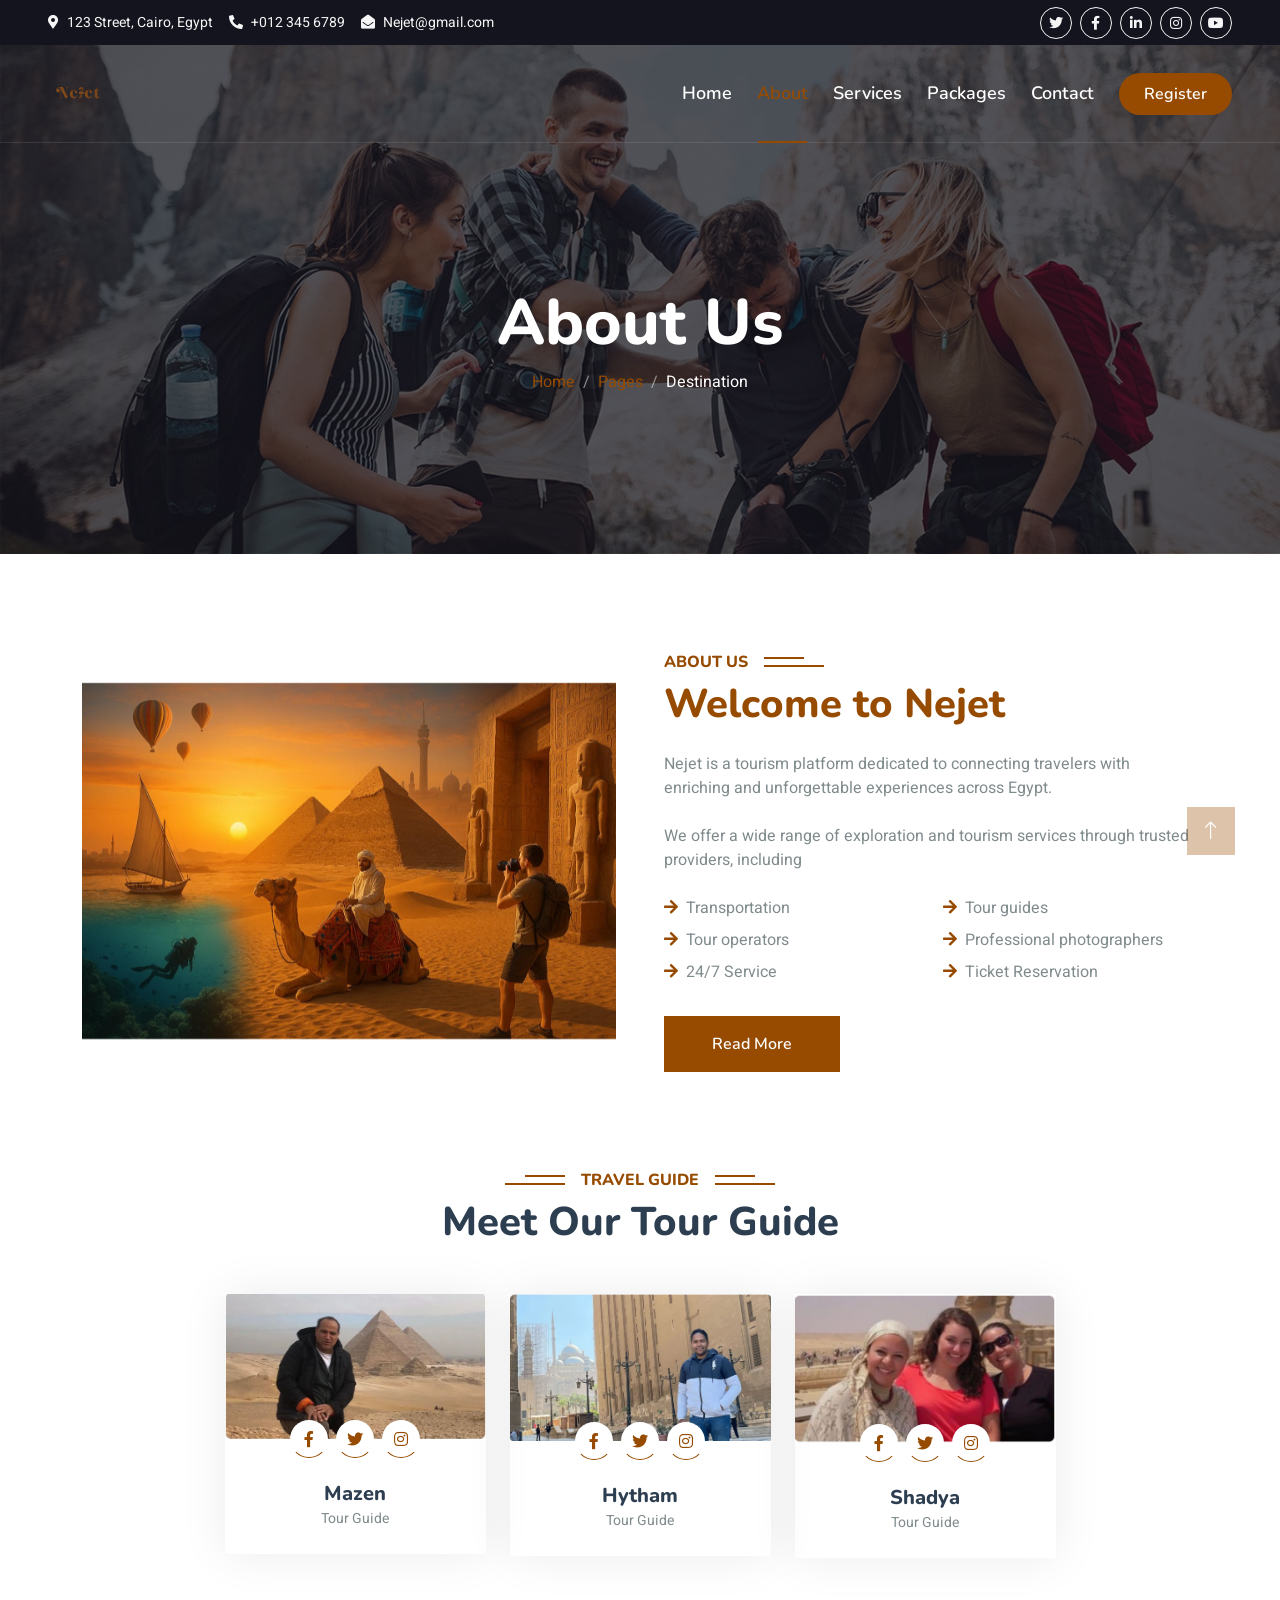
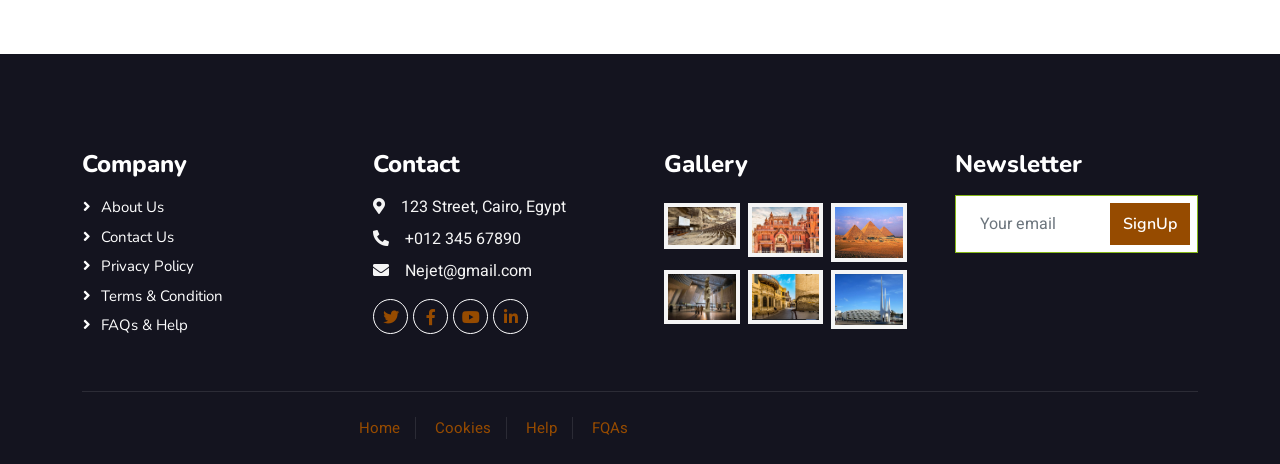
<file: about.html>
<!DOCTYPE html>
<html lang="en">

<head>
    <meta charset="utf-8">
    <title>Tourist - Travel Agency HTML Template</title>
    <meta content="width=device-width, initial-scale=1.0" name="viewport">
    <meta content="" name="keywords">
    <meta content="" name="description">

    <!-- Favicon -->
    <link href="img/favicon.ico" rel="icon">

    <!-- Google Web Fonts -->
    <link rel="preconnect" href="https://fonts.googleapis.com">
    <link rel="preconnect" href="https://fonts.gstatic.com" crossorigin>
    <link href="https://fonts.googleapis.com/css2?family=Heebo:wght@400;500;600&family=Nunito:wght@600;700;800&display=swap" rel="stylesheet">

    <!-- Icon Font Stylesheet -->
    <link href="https://cdnjs.cloudflare.com/ajax/libs/font-awesome/5.10.0/css/all.min.css" rel="stylesheet">
    <link href="https://cdn.jsdelivr.net/npm/bootstrap-icons@1.4.1/font/bootstrap-icons.css" rel="stylesheet">

    <!-- Libraries Stylesheet -->
    <link href="lib/animate/animate.min.css" rel="stylesheet">
    <link href="lib/owlcarousel/assets/owl.carousel.min.css" rel="stylesheet">
    <link href="lib/tempusdominus/css/tempusdominus-bootstrap-4.min.css" rel="stylesheet" />

    <!-- Customized Bootstrap Stylesheet -->
    <link href="css/bootstrap.min.css" rel="stylesheet">

    <!-- Template Stylesheet -->
    <link href="css/style.css" rel="stylesheet">
</head>

<body>
    <!-- Spinner Start -->
    <div id="spinner" class="show bg-white position-fixed translate-middle w-100 vh-100 top-50 start-50 d-flex align-items-center justify-content-center">
        <div class="spinner-border text-primary" style="width: 3rem; height: 3rem;" role="status">
            <span class="sr-only">Loading...</span>
        </div>
    </div>
    <!-- Spinner End -->


    <!-- Topbar Start -->
    <div class="container-fluid bg-dark px-5 d-none d-lg-block">
        <div class="row gx-0">
            <div class="col-lg-8 text-center text-lg-start mb-2 mb-lg-0">
                <div class="col-lg-8 text-center text-lg-start mb-2 mb-lg-0">
                    <div class="d-inline-flex align-items-center" style="height: 45px;">
                      <small class="me-3 text-light"><i class="fa fa-map-marker-alt me-2"></i>123 Street, Cairo, Egypt</small>
                      <small class="me-3 text-light"><i class="fa fa-phone-alt me-2"></i>+012 345 6789</small>
                      <small class="text-light"><i class="fa fa-envelope-open me-2"></i>Nejet@gmail.com</small>
                  </div>
                </div>
            </div>
            <div class="col-lg-4 text-center text-lg-end">
                <div class="d-inline-flex align-items-center" style="height: 45px;">
                    <a class="btn btn-sm btn-outline-light btn-sm-square rounded-circle me-2" href=""><i class="fab fa-twitter fw-normal"></i></a>
                    <a class="btn btn-sm btn-outline-light btn-sm-square rounded-circle me-2" href=""><i class="fab fa-facebook-f fw-normal"></i></a>
                    <a class="btn btn-sm btn-outline-light btn-sm-square rounded-circle me-2" href=""><i class="fab fa-linkedin-in fw-normal"></i></a>
                    <a class="btn btn-sm btn-outline-light btn-sm-square rounded-circle me-2" href=""><i class="fab fa-instagram fw-normal"></i></a>
                    <a class="btn btn-sm btn-outline-light btn-sm-square rounded-circle" href=""><i class="fab fa-youtube fw-normal"></i></a>
                </div>
            </div>
        </div>
    </div>
    <!-- Topbar End -->


    <!-- Navbar & Hero Start -->
    <div class="container-fluid position-relative p-0">
        <nav class="navbar navbar-expand-lg navbar-light px-4 px-lg-5 py-3 py-lg-0">
            <a href="#" class="navbar-brand p-0">
                <h1 class="m-0 d-flex align-items-center" style="color: #964B00;">
                    <img src="./logoO.png" alt="Pharaoh Logo" style="height: 80px;" class="me-2">
                    
                </h1>
            </a>
            <button class="navbar-toggler" type="button" data-bs-toggle="collapse" data-bs-target="#navbarCollapse">
                <span class="fa fa-bars"></span>
            </button>
            <div class="collapse navbar-collapse" id="navbarCollapse">
                <div class="navbar-nav ms-auto py-0">
                    <a href="index.html" class="nav-item nav-link">Home</a>
                    <a href="about.html" class="nav-item nav-link active">About</a>
                    <a href="service.html" class="nav-item nav-link">Services</a>
                    <a href="package.html" class="nav-item nav-link">Packages</a>
                    <a href="contact.html" class="nav-item nav-link">Contact</a>
                </div>
                <a href="" class="btn rounded-pill py-2 px-4" style="background-color: #964B00; color: white;">Register</a>
            </div>
        </nav>

        <div class="container-fluid bg-primary py-5 mb-5 hero-header">
            <div class="container py-5">
                <div class="row justify-content-center py-5">
                    <div class="col-lg-10 pt-lg-5 mt-lg-5 text-center">
                        <h1 class="display-3 text-white animated slideInDown">About Us</h1>
                        <nav aria-label="breadcrumb">
                            <ol class="breadcrumb justify-content-center">
                                <li class="breadcrumb-item"><a href="#" style="color: #964B00;">Home</a></li>
                                <li class="breadcrumb-item"><a href="#" style="color: #964B00;">Pages</a></li>
                                <li class="breadcrumb-item text-white active" aria-current="page">Destination</li>
                            </ol>
                        </nav>
                    </div>
                </div>
            </div>
        </div>
    </div>
    <!-- Navbar & Hero End -->


    <!-- About Start -->
<div class="container-xxl py-5">
    <div class="container">
        <div class="row g-5">
            <div class="col-lg-6 wow fadeInUp" data-wow-delay="0.1s" style="min-height: 400px;">
                <div class="position-relative h-100">
                    <img class="img-fluid position-absolute w-100 h-100" 
                         src="./All.jpg" 
                         alt="" 
                         style="object-fit: contain;">
                </div>
            </div>
            
            <div class="col-lg-6 wow fadeInUp" data-wow-delay="0.3s">
                <h6 class="section-title bg-white text-start pe-3" style="color: #964B00;">About Us</h6>
                <h1 class="mb-4" style="color: #964B00;">Welcome to <span style="color: #964B00;">Nejet</span></h1>
                <p class="mb-4">Nejet is a tourism platform dedicated to connecting travelers with enriching and unforgettable experiences across Egypt. </p>
                <p class="mb-4">We offer a wide range of exploration and tourism services through trusted providers, including</p>
                <div class="row gy-2 gx-4 mb-4">
                    <div class="col-sm-6">
                        <p class="mb-0"><i class="fa fa-arrow-right me-2" style="color: #964B00;"></i>Transportation</p>
                    </div>
                    
                    <div class="col-sm-6">
                        <p class="mb-0"><i class="fa fa-arrow-right me-2" style="color: #964B00;"></i>Tour guides</p>
                    </div>
                    <div class="col-sm-6">
                        <p class="mb-0"><i class="fa fa-arrow-right me-2" style="color: #964B00;"></i>Tour operators</p>
                    </div>
                    <div class="col-sm-6">
                        <p class="mb-0"><i class="fa fa-arrow-right me-2" style="color: #964B00;"></i>Professional photographers</p>
                    </div>
                    <div class="col-sm-6">
                        <p class="mb-0"><i class="fa fa-arrow-right me-2" style="color: #964B00;"></i>24/7 Service</p>
                    </div>
                    <div class="col-sm-6">
                        <p class="mb-0"><i class="fa fa-arrow-right me-2" style="color: #964B00;"></i>Ticket Reservation</p>
                    </div>
                </div>
                <a class="btn py-3 px-5 mt-2" href="" style="background-color: #964B00; color: white; border: none;">Read More</a>
            </div>
        </div>
    </div>
</div>
<!-- About End -->


    <!-- tour guides Start -->
<div class="container-xxl py-5">
    <div class="container">
        <div class="text-center wow fadeInUp" data-wow-delay="0.1s">
            <h6 class="section-title bg-white text-center px-3" style="color: #964B00;">Travel Guide</h6>
            <h1 class="mb-5">Meet Our Tour Guide</h1>
        </div>
        <div class="row g-4 justify-content-center">
            <div class="col-lg-3 col-md-6 wow fadeInUp" data-wow-delay="0.1s">
                <div class="team-item">
                    <div class="overflow-hidden">
                        <img class="img-fluid" src="./Tone.jpg" alt="">
                    </div>
                    <div class="position-relative d-flex justify-content-center" style="margin-top: -19px;">
                        <a class="btn btn-square mx-1" href=""><i class="fab fa-facebook-f"></i></a>
                        <a class="btn btn-square mx-1" href=""><i class="fab fa-twitter"></i></a>
                        <a class="btn btn-square mx-1" href=""><i class="fab fa-instagram"></i></a>
                    </div>
                    <div class="text-center p-4">
                        <h5 class="mb-0">Mazen</h5>
                        <small>Tour Guide</small>
                    </div>
                </div>
            </div>
            <div class="col-lg-3 col-md-6 wow fadeInUp" data-wow-delay="0.3s">
                <div class="team-item">
                    <div class="overflow-hidden">
                        <img class="img-fluid" src="./ttwo.jpg" alt="">
                    </div>
                    <div class="position-relative d-flex justify-content-center" style="margin-top: -19px;">
                        <a class="btn btn-square mx-1" href=""><i class="fab fa-facebook-f"></i></a>
                        <a class="btn btn-square mx-1" href=""><i class="fab fa-twitter"></i></a>
                        <a class="btn btn-square mx-1" href=""><i class="fab fa-instagram"></i></a>
                    </div>
                    <div class="text-center p-4">
                        <h5 class="mb-0">Hytham</h5>
                        <small>Tour Guide</small>
                    </div>
                </div>
            </div>
            <div class="col-lg-3 col-md-6 wow fadeInUp" data-wow-delay="0.5s">
                <div class="team-item">
                    <div class="overflow-hidden">
                        <img class="img-fluid" src="./tthree.jpg" alt="">
                    </div>
                    <div class="position-relative d-flex justify-content-center" style="margin-top: -19px;">
                        <a class="btn btn-square mx-1" href=""><i class="fab fa-facebook-f"></i></a>
                        <a class="btn btn-square mx-1" href=""><i class="fab fa-twitter"></i></a>
                        <a class="btn btn-square mx-1" href=""><i class="fab fa-instagram"></i></a>
                    </div>
                    <div class="text-center p-4">
                        <h5 class="mb-0">Shadya</h5>
                        <small>Tour Guide</small>
                    </div>
                </div>
            </div>
        </div>
    </div>
</div>
<!-- tour guides End -->


 <!-- Footer Start -->
 <div class="container-fluid bg-dark text-light footer pt-5 mt-5 wow fadeIn" data-wow-delay="0.1s">
    <div class="container py-5">
        <div class="row g-5">
            <div class="col-lg-3 col-md-6">
                <h4 class="text-white mb-3">Company</h4>
                <a class="btn btn-link" href="">About Us</a>
                <a class="btn btn-link" href="">Contact Us</a>
                <a class="btn btn-link" href="">Privacy Policy</a>
                <a class="btn btn-link" href="">Terms & Condition</a>
                <a class="btn btn-link" href="">FAQs & Help</a>
            </div>
            <div class="col-lg-3 col-md-6">
                <h4 class="text-white mb-3">Contact</h4>
                <p class="mb-2"><i class="fa fa-map-marker-alt me-3"></i>123 Street, Cairo, Egypt</p>
                <p class="mb-2"><i class="fa fa-phone-alt me-3"></i>+012 345 67890</p>
                <p class="mb-2"><i class="fa fa-envelope me-3"></i>Nejet@gmail.com</p>
                <div class="d-flex pt-2">
                    <a class="btn btn-outline-light btn-social" href=""><i class="fab fa-twitter"></i></a>
                    <a class="btn btn-outline-light btn-social" href=""><i class="fab fa-facebook-f"></i></a>
                    <a class="btn btn-outline-light btn-social" href=""><i class="fab fa-youtube"></i></a>
                    <a class="btn btn-outline-light btn-social" href=""><i class="fab fa-linkedin-in"></i></a>
                </div>
            </div>
            <div class="col-lg-3 col-md-6">
                <h4 class="text-white mb-3">Gallery</h4>
                <div class="row g-2 pt-2">
                    <div class="col-4">
                        <img class="img-fluid bg-light p-1" src="./imageOne.jpg" alt="">
                    </div>
                    <div class="col-4">
                        <img class="img-fluid bg-light p-1" src="./imageTwo.jpg" alt="">
                    </div>
                    <div class="col-4">
                        <img class="img-fluid bg-light p-1" src="./imageThree.jpg" alt="">
                    </div>
                    <div class="col-4">
                        <img class="img-fluid bg-light p-1" src="./imageFour.jpg" alt="">
                    </div>
                    <div class="col-4">
                        <img class="img-fluid bg-light p-1" src="./imageFive.jpg" alt="">
                    </div>
                    <div class="col-4">
                        <img class="img-fluid bg-light p-1" src="./imageSix.jpg" alt="">
                    </div>
                </div>
            </div>
            <div class="col-lg-3 col-md-6">
                <h4 class="text-white mb-3">Newsletter</h4>
                
                <div class="position-relative mx-auto" style="max-width: 400px;">
                    <input class="form-control border-primary w-100 py-3 ps-4 pe-5" type="text" placeholder="Your email">
                    <button type="button" class="btn btn-primary py-2 position-absolute top-0 end-0 mt-2 me-2" style="background-color: #964B00; border-color: #964B00;">SignUp</button>
                </div>
            </div>
        </div>
    </div>
    <div class="container">
        <div class="copyright">
            <div class="row">

                <div class="col-md-6 text-center text-md-end">
                    <div class="footer-menu">
                        <a href="">Home</a>
                        <a href="">Cookies</a>
                        <a href="">Help</a>
                        <a href="">FQAs</a>
                    </div>
                </div>
            </div>
        </div>
    </div>
</div>
<!-- Footer End -->


    <a href="#" class="btn btn-lg btn-lg-square back-to-top" style="background-color: #964B00; border-color: #964B00;">
        <i class="bi bi-arrow-up" style="color: white;"></i>
    </a>

    <!-- JavaScript Libraries -->
    <script src="https://code.jquery.com/jquery-3.4.1.min.js"></script>
    <script src="https://cdn.jsdelivr.net/npm/bootstrap@5.0.0/dist/js/bootstrap.bundle.min.js"></script>
    <script src="lib/wow/wow.min.js"></script>
    <script src="lib/easing/easing.min.js"></script>
    <script src="lib/waypoints/waypoints.min.js"></script>
    <script src="lib/owlcarousel/owl.carousel.min.js"></script>
    <script src="lib/tempusdominus/js/moment.min.js"></script>
    <script src="lib/tempusdominus/js/moment-timezone.min.js"></script>
    <script src="lib/tempusdominus/js/tempusdominus-bootstrap-4.min.js"></script>

    <!-- Template Javascript -->
    <script src="js/main.js"></script>
</body>

</html>
</file>
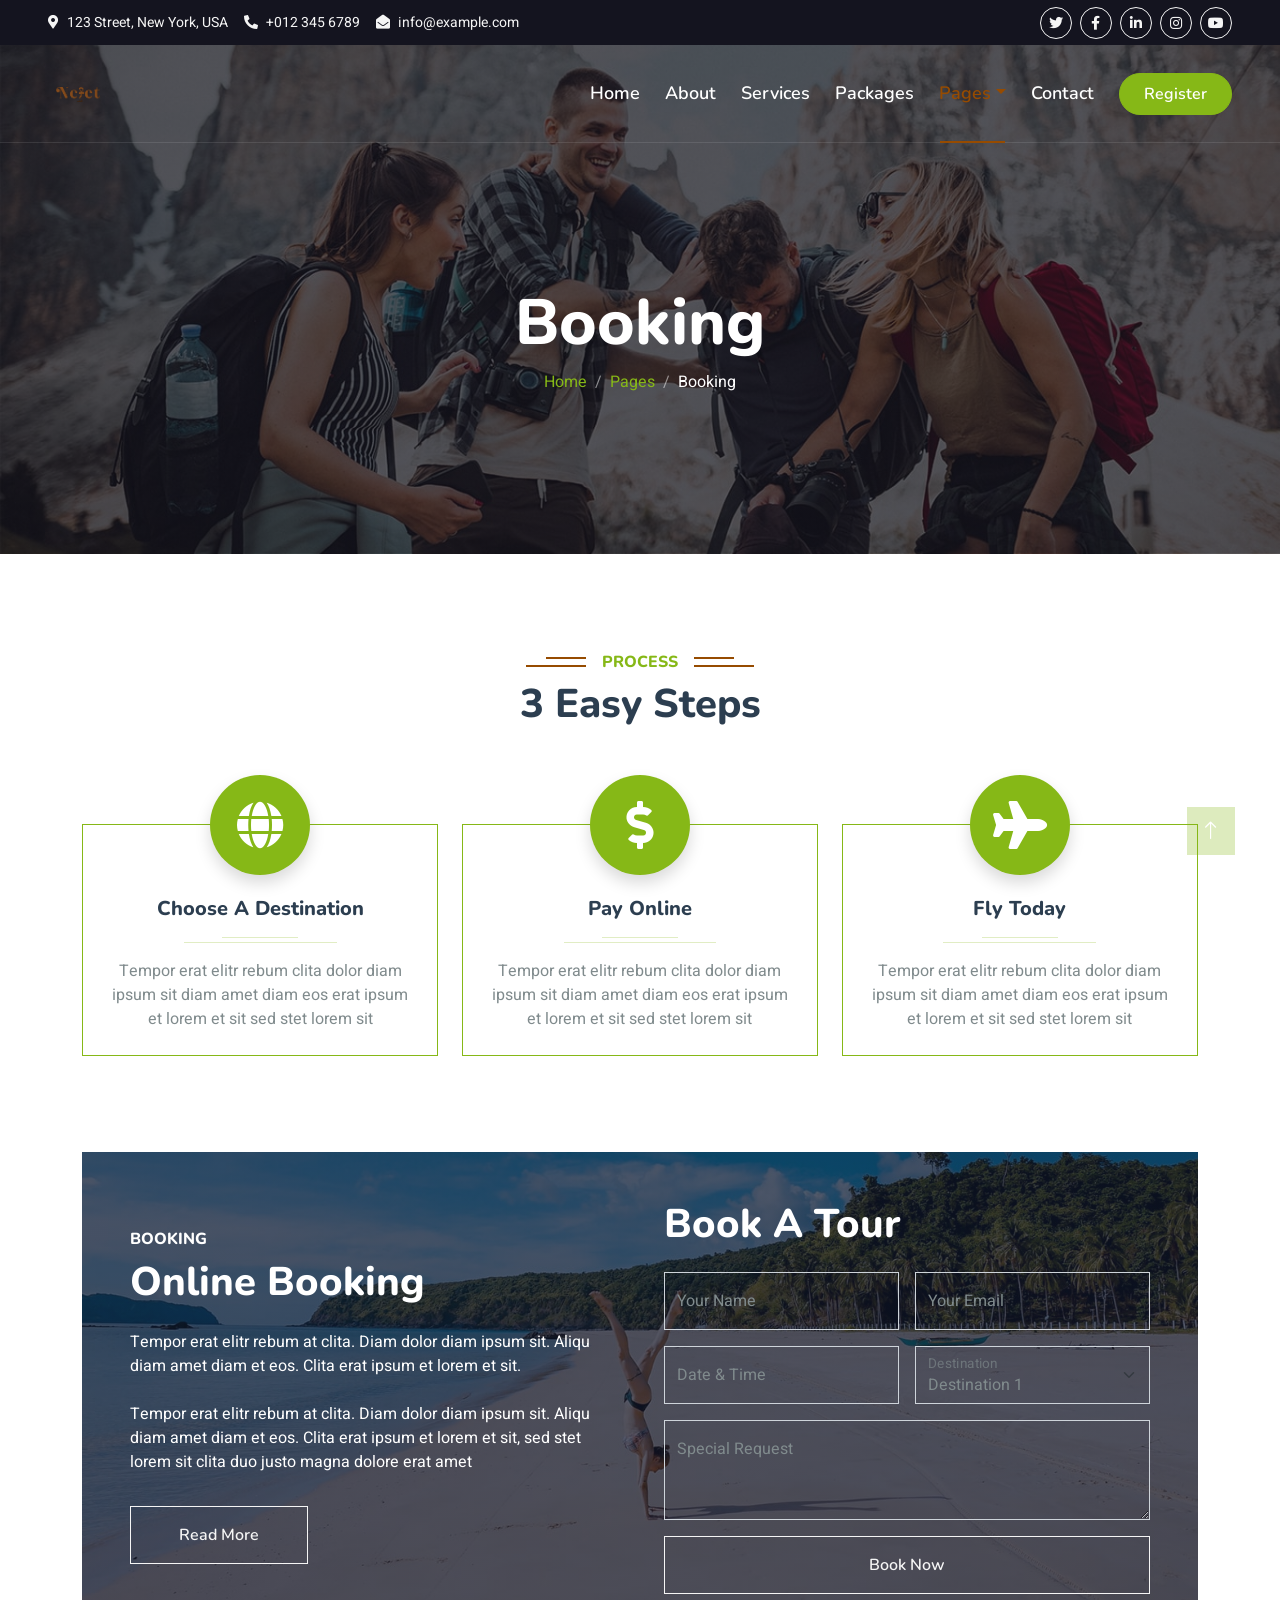
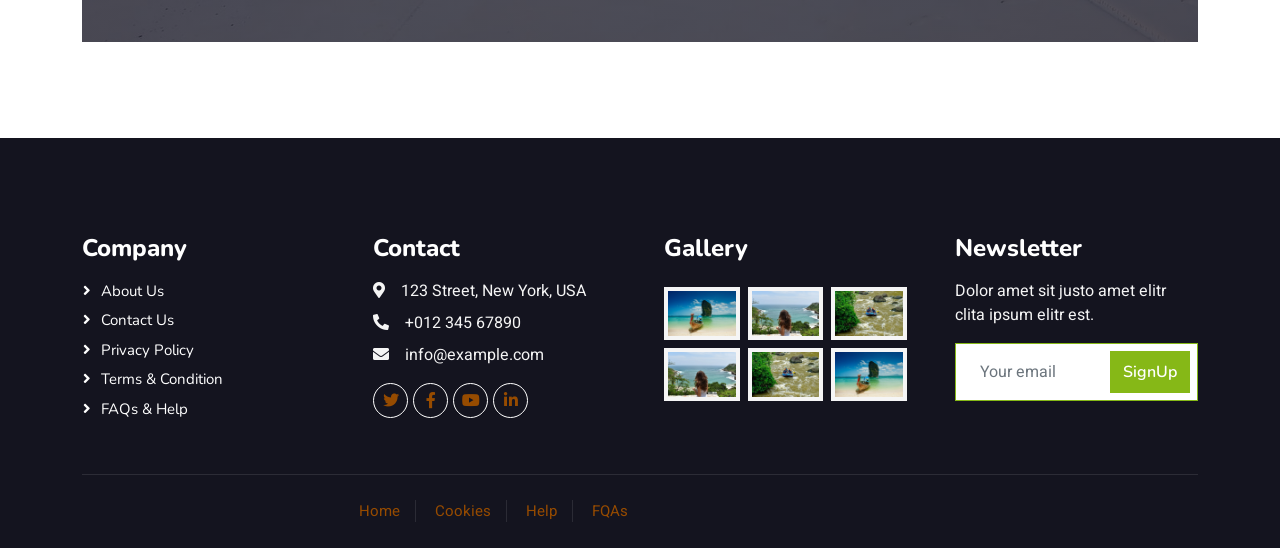
<file: booking.html>
<!DOCTYPE html>
<html lang="en">

<head>
    <meta charset="utf-8">
    <title>Tourist - Travel Agency HTML Template</title>
    <meta content="width=device-width, initial-scale=1.0" name="viewport">
    <meta content="" name="keywords">
    <meta content="" name="description">

    <!-- Favicon -->
    <link href="img/favicon.ico" rel="icon">

    <!-- Google Web Fonts -->
    <link rel="preconnect" href="https://fonts.googleapis.com">
    <link rel="preconnect" href="https://fonts.gstatic.com" crossorigin>
    <link href="https://fonts.googleapis.com/css2?family=Heebo:wght@400;500;600&family=Nunito:wght@600;700;800&display=swap" rel="stylesheet">

    <!-- Icon Font Stylesheet -->
    <link href="https://cdnjs.cloudflare.com/ajax/libs/font-awesome/5.10.0/css/all.min.css" rel="stylesheet">
    <link href="https://cdn.jsdelivr.net/npm/bootstrap-icons@1.4.1/font/bootstrap-icons.css" rel="stylesheet">

    <!-- Libraries Stylesheet -->
    <link href="lib/animate/animate.min.css" rel="stylesheet">
    <link href="lib/owlcarousel/assets/owl.carousel.min.css" rel="stylesheet">
    <link href="lib/tempusdominus/css/tempusdominus-bootstrap-4.min.css" rel="stylesheet" />

    <!-- Customized Bootstrap Stylesheet -->
    <link href="css/bootstrap.min.css" rel="stylesheet">

    <!-- Template Stylesheet -->
    <link href="css/style.css" rel="stylesheet">
</head>

<body>
    <!-- Spinner Start -->
    <div id="spinner" class="show bg-white position-fixed translate-middle w-100 vh-100 top-50 start-50 d-flex align-items-center justify-content-center">
        <div class="spinner-border text-primary" style="width: 3rem; height: 3rem;" role="status">
            <span class="sr-only">Loading...</span>
        </div>
    </div>
    <!-- Spinner End -->


    <!-- Topbar Start -->
    <div class="container-fluid bg-dark px-5 d-none d-lg-block">
        <div class="row gx-0">
            <div class="col-lg-8 text-center text-lg-start mb-2 mb-lg-0">
                <div class="d-inline-flex align-items-center" style="height: 45px;">
                    <small class="me-3 text-light"><i class="fa fa-map-marker-alt me-2"></i>123 Street, New York, USA</small>
                    <small class="me-3 text-light"><i class="fa fa-phone-alt me-2"></i>+012 345 6789</small>
                    <small class="text-light"><i class="fa fa-envelope-open me-2"></i>info@example.com</small>
                </div>
            </div>
            <div class="col-lg-4 text-center text-lg-end">
                <div class="d-inline-flex align-items-center" style="height: 45px;">
                    <a class="btn btn-sm btn-outline-light btn-sm-square rounded-circle me-2" href=""><i class="fab fa-twitter fw-normal"></i></a>
                    <a class="btn btn-sm btn-outline-light btn-sm-square rounded-circle me-2" href=""><i class="fab fa-facebook-f fw-normal"></i></a>
                    <a class="btn btn-sm btn-outline-light btn-sm-square rounded-circle me-2" href=""><i class="fab fa-linkedin-in fw-normal"></i></a>
                    <a class="btn btn-sm btn-outline-light btn-sm-square rounded-circle me-2" href=""><i class="fab fa-instagram fw-normal"></i></a>
                    <a class="btn btn-sm btn-outline-light btn-sm-square rounded-circle" href=""><i class="fab fa-youtube fw-normal"></i></a>
                </div>
            </div>
        </div>
    </div>
    <!-- Topbar End -->


    <!-- Navbar & Hero Start -->
    <div class="container-fluid position-relative p-0">
        <nav class="navbar navbar-expand-lg navbar-light px-4 px-lg-5 py-3 py-lg-0">
            <a href="#" class="navbar-brand p-0">
                <h1 class="m-0 d-flex align-items-center" style="color: #964B00;">
                    <img src="./logoO.png" alt="Pharaoh Logo" style="height: 80px;" class="me-2">
                    
                </h1>
            </a>
            <button class="navbar-toggler" type="button" data-bs-toggle="collapse" data-bs-target="#navbarCollapse">
                <span class="fa fa-bars"></span>
            </button>
            <div class="collapse navbar-collapse" id="navbarCollapse">
                <div class="navbar-nav ms-auto py-0">
                    <a href="index.html" class="nav-item nav-link">Home</a>
                    <a href="about.html" class="nav-item nav-link">About</a>
                    <a href="service.html" class="nav-item nav-link">Services</a>
                    <a href="package.html" class="nav-item nav-link">Packages</a>
                    <div class="nav-item dropdown">
                        <a href="#" class="nav-link dropdown-toggle active" data-bs-toggle="dropdown">Pages</a>
                        <div class="dropdown-menu m-0">
                            <a href="destination.html" class="dropdown-item">Destination</a>
                            <a href="booking.html" class="dropdown-item active">Booking</a>
                            <a href="team.html" class="dropdown-item">Travel Guides</a>
                            <a href="testimonial.html" class="dropdown-item">Testimonial</a>
                            <a href="404.html" class="dropdown-item">404 Page</a>
                        </div>
                    </div>
                    <a href="contact.html" class="nav-item nav-link">Contact</a>
                </div>
                <a href="" class="btn btn-primary rounded-pill py-2 px-4">Register</a>
            </div>
        </nav>

        <div class="container-fluid bg-primary py-5 mb-5 hero-header">
            <div class="container py-5">
                <div class="row justify-content-center py-5">
                    <div class="col-lg-10 pt-lg-5 mt-lg-5 text-center">
                        <h1 class="display-3 text-white animated slideInDown">Booking</h1>
                        <nav aria-label="breadcrumb">
                            <ol class="breadcrumb justify-content-center">
                                <li class="breadcrumb-item"><a href="#">Home</a></li>
                                <li class="breadcrumb-item"><a href="#">Pages</a></li>
                                <li class="breadcrumb-item text-white active" aria-current="page">Booking</li>
                            </ol>
                        </nav>
                    </div>
                </div>
            </div>
        </div>
    </div>
    <!-- Navbar & Hero End -->


    <!-- Process Start -->
    <div class="container-xxl py-5">
        <div class="container">
            <div class="text-center pb-4 wow fadeInUp" data-wow-delay="0.1s">
                <h6 class="section-title bg-white text-center text-primary px-3">Process</h6>
                <h1 class="mb-5">3 Easy Steps</h1>
            </div>
            <div class="row gy-5 gx-4 justify-content-center">
                <div class="col-lg-4 col-sm-6 text-center pt-4 wow fadeInUp" data-wow-delay="0.1s">
                    <div class="position-relative border border-primary pt-5 pb-4 px-4">
                        <div class="d-inline-flex align-items-center justify-content-center bg-primary rounded-circle position-absolute top-0 start-50 translate-middle shadow" style="width: 100px; height: 100px;">
                            <i class="fa fa-globe fa-3x text-white"></i>
                        </div>
                        <h5 class="mt-4">Choose A Destination</h5>
                        <hr class="w-25 mx-auto bg-primary mb-1">
                        <hr class="w-50 mx-auto bg-primary mt-0">
                        <p class="mb-0">Tempor erat elitr rebum clita dolor diam ipsum sit diam amet diam eos erat ipsum et lorem et sit sed stet lorem sit</p>
                    </div>
                </div>
                <div class="col-lg-4 col-sm-6 text-center pt-4 wow fadeInUp" data-wow-delay="0.3s">
                    <div class="position-relative border border-primary pt-5 pb-4 px-4">
                        <div class="d-inline-flex align-items-center justify-content-center bg-primary rounded-circle position-absolute top-0 start-50 translate-middle shadow" style="width: 100px; height: 100px;">
                            <i class="fa fa-dollar-sign fa-3x text-white"></i>
                        </div>
                        <h5 class="mt-4">Pay Online</h5>
                        <hr class="w-25 mx-auto bg-primary mb-1">
                        <hr class="w-50 mx-auto bg-primary mt-0">
                        <p class="mb-0">Tempor erat elitr rebum clita dolor diam ipsum sit diam amet diam eos erat ipsum et lorem et sit sed stet lorem sit</p>
                    </div>
                </div>
                <div class="col-lg-4 col-sm-6 text-center pt-4 wow fadeInUp" data-wow-delay="0.5s">
                    <div class="position-relative border border-primary pt-5 pb-4 px-4">
                        <div class="d-inline-flex align-items-center justify-content-center bg-primary rounded-circle position-absolute top-0 start-50 translate-middle shadow" style="width: 100px; height: 100px;">
                            <i class="fa fa-plane fa-3x text-white"></i>
                        </div>
                        <h5 class="mt-4">Fly Today</h5>
                        <hr class="w-25 mx-auto bg-primary mb-1">
                        <hr class="w-50 mx-auto bg-primary mt-0">
                        <p class="mb-0">Tempor erat elitr rebum clita dolor diam ipsum sit diam amet diam eos erat ipsum et lorem et sit sed stet lorem sit</p>
                    </div>
                </div>
            </div>
        </div>
    </div>
    <!-- Process Start -->


    <!-- Booking Start -->
    <div class="container-xxl py-5 wow fadeInUp" data-wow-delay="0.1s">
        <div class="container">
            <div class="booking p-5">
                <div class="row g-5 align-items-center">
                    <div class="col-md-6 text-white">
                        <h6 class="text-white text-uppercase">Booking</h6>
                        <h1 class="text-white mb-4">Online Booking</h1>
                        <p class="mb-4">Tempor erat elitr rebum at clita. Diam dolor diam ipsum sit. Aliqu diam amet diam et eos. Clita erat ipsum et lorem et sit.</p>
                        <p class="mb-4">Tempor erat elitr rebum at clita. Diam dolor diam ipsum sit. Aliqu diam amet diam et eos. Clita erat ipsum et lorem et sit, sed stet lorem sit clita duo justo magna dolore erat amet</p>
                        <a class="btn btn-outline-light py-3 px-5 mt-2" href="">Read More</a>
                    </div>
                    <div class="col-md-6">
                        <h1 class="text-white mb-4">Book A Tour</h1>
                        <form>
                            <div class="row g-3">
                                <div class="col-md-6">
                                    <div class="form-floating">
                                        <input type="text" class="form-control bg-transparent" id="name" placeholder="Your Name">
                                        <label for="name">Your Name</label>
                                    </div>
                                </div>
                                <div class="col-md-6">
                                    <div class="form-floating">
                                        <input type="email" class="form-control bg-transparent" id="email" placeholder="Your Email">
                                        <label for="email">Your Email</label>
                                    </div>
                                </div>
                                <div class="col-md-6">
                                    <div class="form-floating date" id="date3" data-target-input="nearest">
                                        <input type="text" class="form-control bg-transparent datetimepicker-input" id="datetime" placeholder="Date & Time" data-target="#date3" data-toggle="datetimepicker" />
                                        <label for="datetime">Date & Time</label>
                                    </div>
                                </div>
                                <div class="col-md-6">
                                    <div class="form-floating">
                                        <select class="form-select bg-transparent" id="select1">
                                            <option value="1">Destination 1</option>
                                            <option value="2">Destination 2</option>
                                            <option value="3">Destination 3</option>
                                        </select>
                                        <label for="select1">Destination</label>
                                    </div>
                                </div>
                                <div class="col-12">
                                    <div class="form-floating">
                                        <textarea class="form-control bg-transparent" placeholder="Special Request" id="message" style="height: 100px"></textarea>
                                        <label for="message">Special Request</label>
                                    </div>
                                </div>
                                <div class="col-12">
                                    <button class="btn btn-outline-light w-100 py-3" type="submit">Book Now</button>
                                </div>
                            </div>
                        </form>
                    </div>
                </div>
            </div>
        </div>
    </div>
    <!-- Booking Start -->
        

    <!-- Footer Start -->
    <div class="container-fluid bg-dark text-light footer pt-5 mt-5 wow fadeIn" data-wow-delay="0.1s">
        <div class="container py-5">
            <div class="row g-5">
                <div class="col-lg-3 col-md-6">
                    <h4 class="text-white mb-3">Company</h4>
                    <a class="btn btn-link" href="">About Us</a>
                    <a class="btn btn-link" href="">Contact Us</a>
                    <a class="btn btn-link" href="">Privacy Policy</a>
                    <a class="btn btn-link" href="">Terms & Condition</a>
                    <a class="btn btn-link" href="">FAQs & Help</a>
                </div>
                <div class="col-lg-3 col-md-6">
                    <h4 class="text-white mb-3">Contact</h4>
                    <p class="mb-2"><i class="fa fa-map-marker-alt me-3"></i>123 Street, New York, USA</p>
                    <p class="mb-2"><i class="fa fa-phone-alt me-3"></i>+012 345 67890</p>
                    <p class="mb-2"><i class="fa fa-envelope me-3"></i>info@example.com</p>
                    <div class="d-flex pt-2">
                        <a class="btn btn-outline-light btn-social" href=""><i class="fab fa-twitter"></i></a>
                        <a class="btn btn-outline-light btn-social" href=""><i class="fab fa-facebook-f"></i></a>
                        <a class="btn btn-outline-light btn-social" href=""><i class="fab fa-youtube"></i></a>
                        <a class="btn btn-outline-light btn-social" href=""><i class="fab fa-linkedin-in"></i></a>
                    </div>
                </div>
                <div class="col-lg-3 col-md-6">
                    <h4 class="text-white mb-3">Gallery</h4>
                    <div class="row g-2 pt-2">
                        <div class="col-4">
                            <img class="img-fluid bg-light p-1" src="img/package-1.jpg" alt="">
                        </div>
                        <div class="col-4">
                            <img class="img-fluid bg-light p-1" src="img/package-2.jpg" alt="">
                        </div>
                        <div class="col-4">
                            <img class="img-fluid bg-light p-1" src="img/package-3.jpg" alt="">
                        </div>
                        <div class="col-4">
                            <img class="img-fluid bg-light p-1" src="img/package-2.jpg" alt="">
                        </div>
                        <div class="col-4">
                            <img class="img-fluid bg-light p-1" src="img/package-3.jpg" alt="">
                        </div>
                        <div class="col-4">
                            <img class="img-fluid bg-light p-1" src="img/package-1.jpg" alt="">
                        </div>
                    </div>
                </div>
                <div class="col-lg-3 col-md-6">
                    <h4 class="text-white mb-3">Newsletter</h4>
                    <p>Dolor amet sit justo amet elitr clita ipsum elitr est.</p>
                    <div class="position-relative mx-auto" style="max-width: 400px;">
                        <input class="form-control border-primary w-100 py-3 ps-4 pe-5" type="text" placeholder="Your email">
                        <button type="button" class="btn btn-primary py-2 position-absolute top-0 end-0 mt-2 me-2">SignUp</button>
                    </div>
                </div>
            </div>
        </div>
        <div class="container">
            <div class="copyright">
                <div class="row">
                  
                    <div class="col-md-6 text-center text-md-end">
                        <div class="footer-menu">
                            <a href="">Home</a>
                            <a href="">Cookies</a>
                            <a href="">Help</a>
                            <a href="">FQAs</a>
                        </div>
                    </div>
                </div>
            </div>
        </div>
    </div>
    <!-- Footer End -->


    <!-- Back to Top -->
    <a href="#" class="btn btn-lg btn-primary btn-lg-square back-to-top"><i class="bi bi-arrow-up"></i></a>


    <!-- JavaScript Libraries -->
    <script src="https://code.jquery.com/jquery-3.4.1.min.js"></script>
    <script src="https://cdn.jsdelivr.net/npm/bootstrap@5.0.0/dist/js/bootstrap.bundle.min.js"></script>
    <script src="lib/wow/wow.min.js"></script>
    <script src="lib/easing/easing.min.js"></script>
    <script src="lib/waypoints/waypoints.min.js"></script>
    <script src="lib/owlcarousel/owl.carousel.min.js"></script>
    <script src="lib/tempusdominus/js/moment.min.js"></script>
    <script src="lib/tempusdominus/js/moment-timezone.min.js"></script>
    <script src="lib/tempusdominus/js/tempusdominus-bootstrap-4.min.js"></script>

    <!-- Template Javascript -->
    <script src="js/main.js"></script>
</body>

</html>
</file>
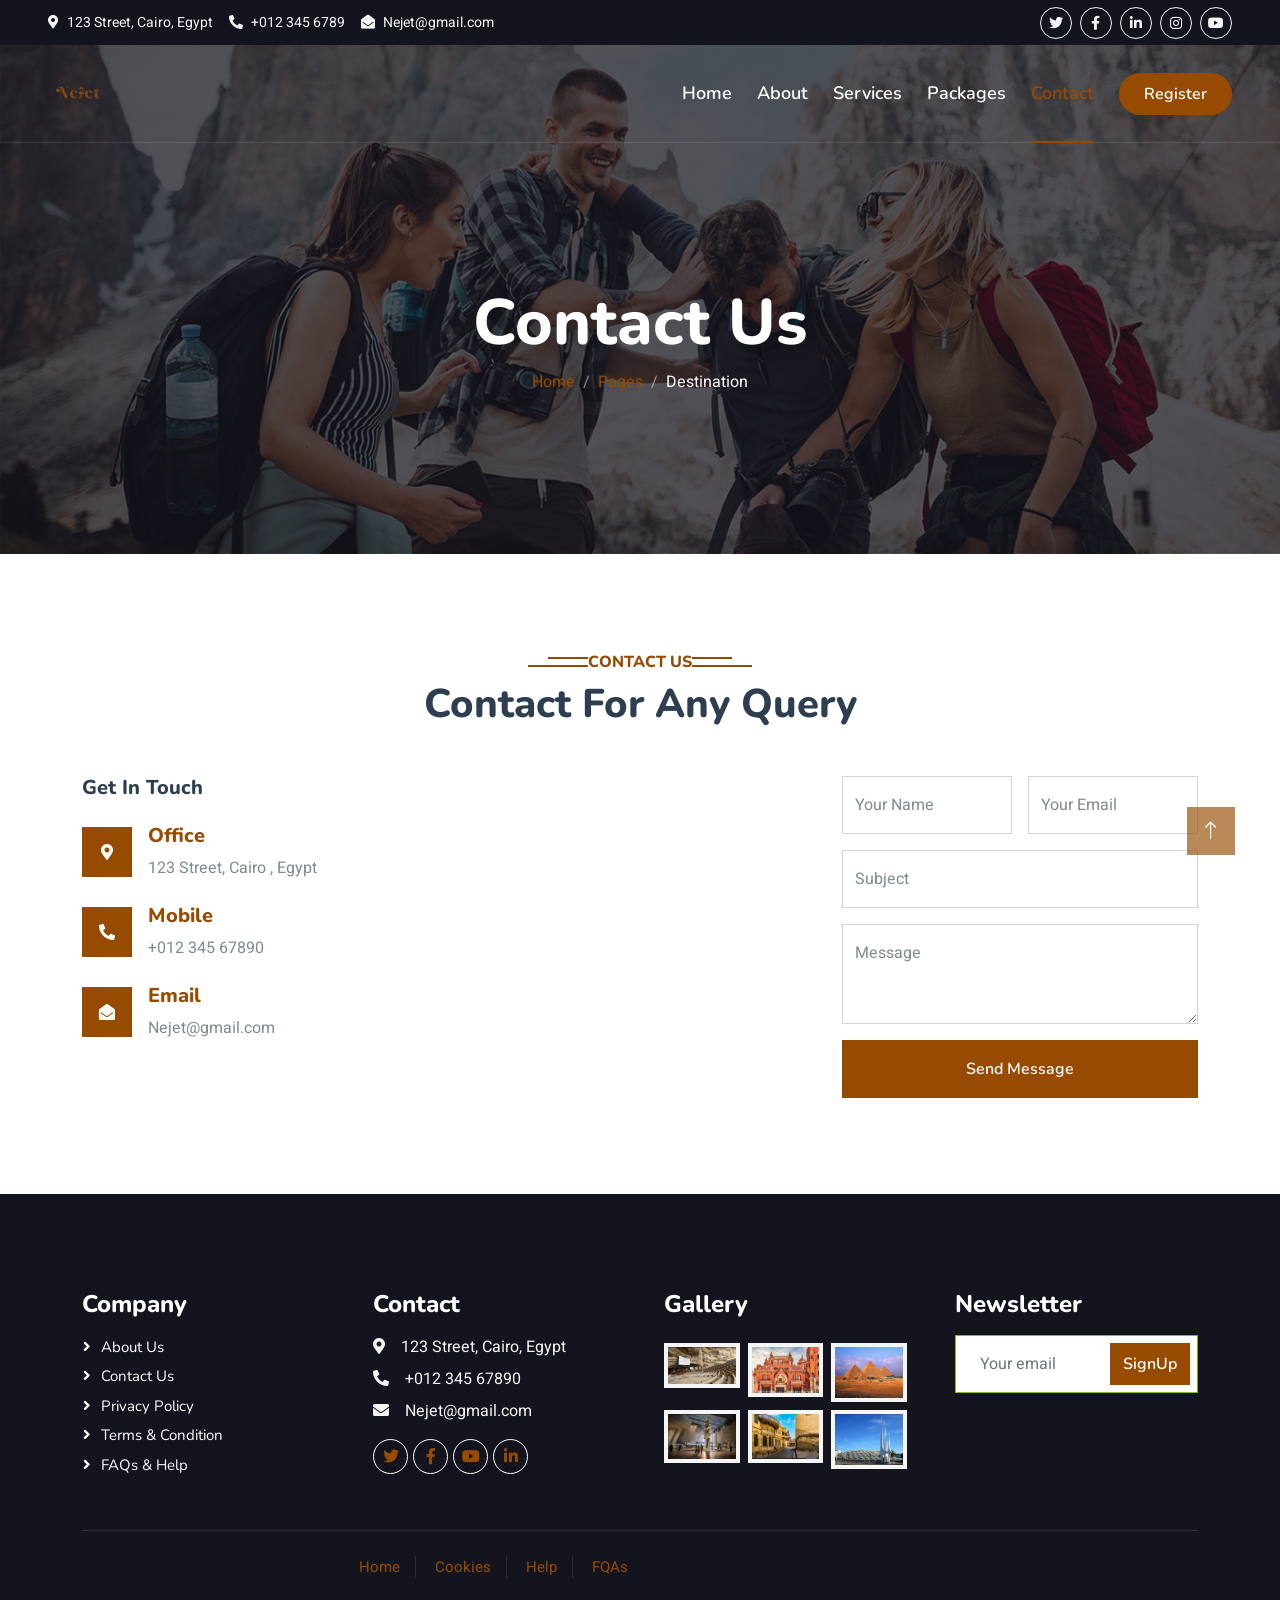
<file: contact.html>
<!DOCTYPE html>
<html lang="en">

<head>
    <meta charset="utf-8">
    <title>Tourist - Travel Agency </title>
    <meta content="width=device-width, initial-scale=1.0" name="viewport">
    <meta content="" name="keywords">
    <meta content="" name="description">

    <!-- Favicon -->
    <link href="img/favicon.ico" rel="icon">

    <!-- Google Web Fonts -->
    <link rel="preconnect" href="https://fonts.googleapis.com">
    <link rel="preconnect" href="https://fonts.gstatic.com" crossorigin>
    <link href="https://fonts.googleapis.com/css2?family=Heebo:wght@400;500;600&family=Nunito:wght@600;700;800&display=swap" rel="stylesheet">

    <!-- Icon Font Stylesheet -->
    <link href="https://cdnjs.cloudflare.com/ajax/libs/font-awesome/5.10.0/css/all.min.css" rel="stylesheet">
    <link href="https://cdn.jsdelivr.net/npm/bootstrap-icons@1.4.1/font/bootstrap-icons.css" rel="stylesheet">

    <!-- Libraries Stylesheet -->
    <link href="lib/animate/animate.min.css" rel="stylesheet">
    <link href="lib/owlcarousel/assets/owl.carousel.min.css" rel="stylesheet">
    <link href="lib/tempusdominus/css/tempusdominus-bootstrap-4.min.css" rel="stylesheet" />

    <!-- Customized Bootstrap Stylesheet -->
    <link href="css/bootstrap.min.css" rel="stylesheet">

    <!-- Template Stylesheet -->
    <link href="css/style.css" rel="stylesheet">
</head>

<body>
    <!-- Spinner Start -->
    <div id="spinner" class="show bg-white position-fixed translate-middle w-100 vh-100 top-50 start-50 d-flex align-items-center justify-content-center">
        <div class="spinner-border text-primary" style="width: 3rem; height: 3rem;" role="status">
            <span class="sr-only">Loading...</span>
        </div>
    </div>
    <!-- Spinner End -->


    <!-- Topbar Start -->
    <div class="container-fluid bg-dark px-5 d-none d-lg-block">
        <div class="row gx-0">
            <div class="col-lg-8 text-center text-lg-start mb-2 mb-lg-0">
                <div class="d-inline-flex align-items-center" style="height: 45px;">
                    <small class="me-3 text-light"><i class="fa fa-map-marker-alt me-2"></i>123 Street, Cairo, Egypt</small>
                    <small class="me-3 text-light"><i class="fa fa-phone-alt me-2"></i>+012 345 6789</small>
                    <small class="text-light"><i class="fa fa-envelope-open me-2"></i>Nejet@gmail.com</small>
                </div>
            </div>
            <div class="col-lg-4 text-center text-lg-end">
                <div class="d-inline-flex align-items-center" style="height: 45px;">
                    <a class="btn btn-sm btn-outline-light btn-sm-square rounded-circle me-2" href=""><i class="fab fa-twitter fw-normal"></i></a>
                    <a class="btn btn-sm btn-outline-light btn-sm-square rounded-circle me-2" href=""><i class="fab fa-facebook-f fw-normal"></i></a>
                    <a class="btn btn-sm btn-outline-light btn-sm-square rounded-circle me-2" href=""><i class="fab fa-linkedin-in fw-normal"></i></a>
                    <a class="btn btn-sm btn-outline-light btn-sm-square rounded-circle me-2" href=""><i class="fab fa-instagram fw-normal"></i></a>
                    <a class="btn btn-sm btn-outline-light btn-sm-square rounded-circle" href=""><i class="fab fa-youtube fw-normal"></i></a>
                </div>
            </div>
        </div>
    </div>
    <!-- Topbar End -->


    <!-- Navbar & Hero Start -->
    <div class="container-fluid position-relative p-0">
        <nav class="navbar navbar-expand-lg navbar-light px-4 px-lg-5 py-3 py-lg-0">
            <a href="#" class="navbar-brand p-0">
                <h1 class="m-0 d-flex align-items-center" style="color: #964B00;">
                    <img src="./logoO.png" alt="Pharaoh Logo" style="height: 80px;" class="me-2">
                    
                </h1>
            </a>
            <button class="navbar-toggler" type="button" data-bs-toggle="collapse" data-bs-target="#navbarCollapse">
                <span class="fa fa-bars"></span>
            </button>
            <div class="collapse navbar-collapse" id="navbarCollapse">
                <div class="navbar-nav ms-auto py-0">
                    <a href="index.html" class="nav-item nav-link">Home</a>
                    <a href="about.html" class="nav-item nav-link">About</a>
                    <a href="service.html" class="nav-item nav-link">Services</a>
                    <a href="package.html" class="nav-item nav-link">Packages</a>
                    <a href="contact.html" class="nav-item nav-link active">Contact</a>
                </div>
                <a href="./LoginAndSignUp.html" class="btn rounded-pill py-2 px-4" style="background-color: #964B00; color: white;">Register</a>
            </div>
        </nav>

        <div class="container-fluid bg-primary py-5 mb-5 hero-header">
            <div class="container py-5">
                <div class="row justify-content-center py-5">
                    <div class="col-lg-10 pt-lg-5 mt-lg-5 text-center">
                        <h1 class="display-3 text-white animated slideInDown">Contact Us</h1>
                        <nav aria-label="breadcrumb">
                            <ol class="breadcrumb justify-content-center">
                                <li class="breadcrumb-item"><a href="#" style="color: #964B00;">Home</a></li>
                                <li class="breadcrumb-item"><a href="#" style="color: #964B00;">Pages</a></li>
                                <li class="breadcrumb-item text-white active" aria-current="page">Destination</li>
                            </ol>
                        </nav>
                    </div>
                </div>
            </div>
        </div>
    </div>
    <!-- Navbar & Hero End -->


    <!-- Contact Start -->
    <div class="container-xxl py-5">
        <div class="container">
            <div class="text-center wow fadeInUp" data-wow-delay="0.1s">
                <h6 class="section-title bg-white text-center" style="color: #964B00; px-3">Contact Us</h6>
                <h1 class="mb-5">Contact For Any Query</h1>
        </div>
            <div class="row g-4">
                <div class="col-lg-4 col-md-6 wow fadeInUp" data-wow-delay="0.1s">
                    <h5>Get In Touch</h5>
                    <p class="mb-4"> </p>
                    <div class="d-flex align-items-center mb-4">
                        <div class="d-flex align-items-center justify-content-center flex-shrink-0" style="width: 50px; height: 50px; background-color: #964B00;">
                            <i class="fa fa-map-marker-alt text-white"></i>
                        </div>
                        
                        <div class="ms-3">
                            <h5 style="color: #964B00; class="text-primary">Office</h5>
                            <p class="mb-0">123 Street, Cairo , Egypt</p>
                        </div>
                    </div>
                    <div class="d-flex align-items-center mb-4">
                        <div class="d-flex align-items-center justify-content-center flex-shrink-0" style="width: 50px; height: 50px; background-color: #964B00;">
                            <i class="fa fa-phone-alt text-white"></i>
                        </div>
                        
                        <div class="ms-3">
                            <h5 style="color: #964B00; class="text-primary">Mobile</h5>
                            <p class="mb-0">+012 345 67890</p>
                        </div>
                    </div>
                    <div class="d-flex align-items-center">
                        <div class="d-flex align-items-center justify-content-center flex-shrink-0" style="width: 50px; height: 50px; background-color: #964B00;">
                            <i class="fa fa-envelope-open text-white"></i>
                        </div>
                        
                        <div class="ms-3">
                            <h5 style="color: #964B00; class="text-primary">Email</h5>
                            <p class="mb-0">Nejet@gmail.com</p>
                        </div>
                    </div>
                </div>
                <div class="col-lg-4 col-md-6 wow fadeInUp" data-wow-delay="0.3s">
                    <iframe class="position-relative rounded w-100 h-100"
                        src="https://www.google.com/maps/embed?pb=!1m18!1m12!1m3!1d3454.947252313812!2d31.23571121511593!3d30.044419981876998!2m3!1f0!2f0!3f0!3m2!1i1024!2i768!4f13.1!3m3!1m2!1s0x1458410e5ba3b61f%3A0xa24d282f8ce7940!2sCairo%2C%20Egypt!5e0!3m2!1sen!2seg!4v1713720506174!5m2!1sen!2seg"
                        frameborder="0" style="min-height: 300px; border:0;" allowfullscreen="" aria-hidden="false"
                        tabindex="0"></iframe>
                </div>
                <div class="col-lg-4 col-md-12 wow fadeInUp" data-wow-delay="0.5s">
                    <form>
                        <div class="row g-3">
                            <div class="col-md-6">
                                <div class="form-floating">
                                    <input type="text" class="form-control" id="name" placeholder="Your Name">
                                    <label for="name">Your Name</label>
                                </div>
                            </div>
                            <div class="col-md-6">
                                <div class="form-floating">
                                    <input type="email" class="form-control" id="email" placeholder="Your Email">
                                    <label for="email">Your Email</label>
                                </div>
                            </div>
                            <div class="col-12">
                                <div class="form-floating">
                                    <input type="text" class="form-control" id="subject" placeholder="Subject">
                                    <label for="subject">Subject</label>
                                </div>
                            </div>
                            <div class="col-12">
                                <div class="form-floating">
                                    <textarea class="form-control" placeholder="Leave a message here" id="message" style="height: 100px"></textarea>
                                    <label for="message">Message</label>
                                </div>
                            </div>
                            <div class="col-12">
                                <button class="btn" style="background-color: #964B00; color: white; width: 100%; padding: 1rem;" type="submit">Send Message</button>
                            </div>
                            
                        </div>
                    </form>
                </div>
            </div>
        </div>
    </div>
    <!-- Contact End -->


    <!-- Footer Start -->
    <div class="container-fluid bg-dark text-light footer pt-5 mt-5 wow fadeIn" data-wow-delay="0.1s">
        <div class="container py-5">
            <div class="row g-5">
                <div class="col-lg-3 col-md-6">
                    <h4 class="text-white mb-3">Company</h4>
                    <a class="btn btn-link" href="">About Us</a>
                    <a class="btn btn-link" href="">Contact Us</a>
                    <a class="btn btn-link" href="">Privacy Policy</a>
                    <a class="btn btn-link" href="">Terms & Condition</a>
                    <a class="btn btn-link" href="">FAQs & Help</a>
                </div>
                <div class="col-lg-3 col-md-6">
                    <h4 class="text-white mb-3">Contact</h4>
                    <p class="mb-2"><i class="fa fa-map-marker-alt me-3"></i>123 Street, Cairo, Egypt</p>
                    <p class="mb-2"><i class="fa fa-phone-alt me-3"></i>+012 345 67890</p>
                    <p class="mb-2"><i class="fa fa-envelope me-3"></i>Nejet@gmail.com</p>
                    <div class="d-flex pt-2">
                        <a class="btn btn-outline-light btn-social" href=""><i class="fab fa-twitter"></i></a>
                        <a class="btn btn-outline-light btn-social" href=""><i class="fab fa-facebook-f"></i></a>
                        <a class="btn btn-outline-light btn-social" href=""><i class="fab fa-youtube"></i></a>
                        <a class="btn btn-outline-light btn-social" href=""><i class="fab fa-linkedin-in"></i></a>
                    </div>
                </div>
                <div class="col-lg-3 col-md-6">
                    <h4 class="text-white mb-3">Gallery</h4>
                    <div class="row g-2 pt-2">
                        <div class="col-4">
                            <img class="img-fluid bg-light p-1" src="./imageOne.jpg" alt="">
                        </div>
                        <div class="col-4">
                            <img class="img-fluid bg-light p-1" src="./imageTwo.jpg" alt="">
                        </div>
                        <div class="col-4">
                            <img class="img-fluid bg-light p-1" src="./imageThree.jpg" alt="">
                        </div>
                        <div class="col-4">
                            <img class="img-fluid bg-light p-1" src="./imageFour.jpg" alt="">
                        </div>
                        <div class="col-4">
                            <img class="img-fluid bg-light p-1" src="./imageFive.jpg" alt="">
                        </div>
                        <div class="col-4">
                            <img class="img-fluid bg-light p-1" src="./imageSix.jpg" alt="">
                        </div>
                    </div>
                </div>
                <div class="col-lg-3 col-md-6">
                    <h4 class="text-white mb-3">Newsletter</h4>
                    
                    <div class="position-relative mx-auto" style="max-width: 400px;">
                        <input class="form-control border-primary w-100 py-3 ps-4 pe-5" type="text" placeholder="Your email">
                        <button type="button" class="btn btn-primary py-2 position-absolute top-0 end-0 mt-2 me-2" style="background-color: #964B00; border-color: #964B00;">SignUp</button>
                    </div>
                </div>
            </div>
        </div>
        <div class="container">
            <div class="copyright">
                <div class="row">

                    <div class="col-md-6 text-center text-md-end">
                        <div class="footer-menu">
                            <a href="">Home</a>
                            <a href="">Cookies</a>
                            <a href="">Help</a>
                            <a href="">FQAs</a>
                        </div>
                    </div>
                </div>
            </div>
        </div>
    </div>
    <!-- Footer End -->


    <!-- Back to Top -->
    <a href="#" class="btn btn-lg btn-lg-square back-to-top" style="background-color: #964B00; border-color: #964B00;">
        <i class="bi bi-arrow-up" style="color: white;"></i>
    </a>


    <!-- JavaScript Libraries -->
    <script src="https://code.jquery.com/jquery-3.4.1.min.js"></script>
    <script src="https://cdn.jsdelivr.net/npm/bootstrap@5.0.0/dist/js/bootstrap.bundle.min.js"></script>
    <script src="lib/wow/wow.min.js"></script>
    <script src="lib/easing/easing.min.js"></script>
    <script src="lib/waypoints/waypoints.min.js"></script>
    <script src="lib/owlcarousel/owl.carousel.min.js"></script>
    <script src="lib/tempusdominus/js/moment.min.js"></script>
    <script src="lib/tempusdominus/js/moment-timezone.min.js"></script>
    <script src="lib/tempusdominus/js/tempusdominus-bootstrap-4.min.js"></script>

    <!-- Template Javascript -->
    <script src="js/main.js"></script>
</body>

</html>
</file>
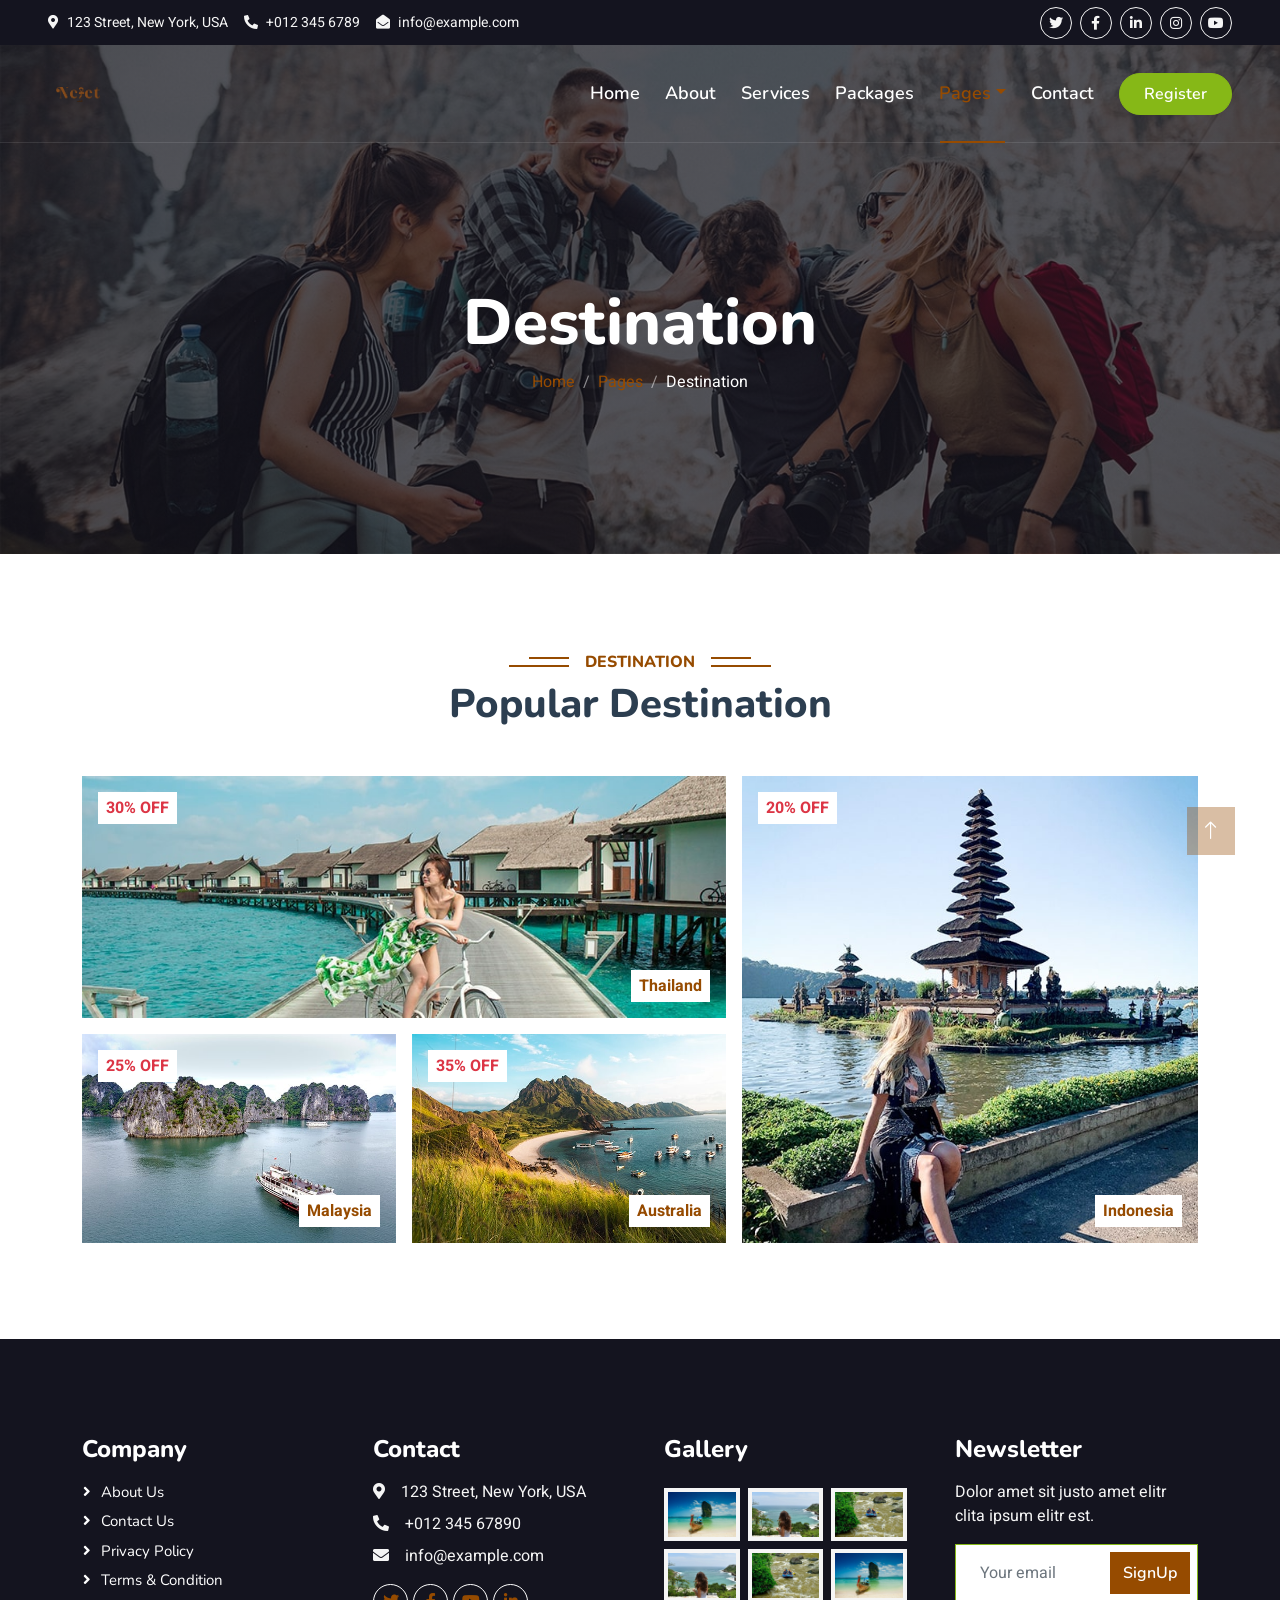
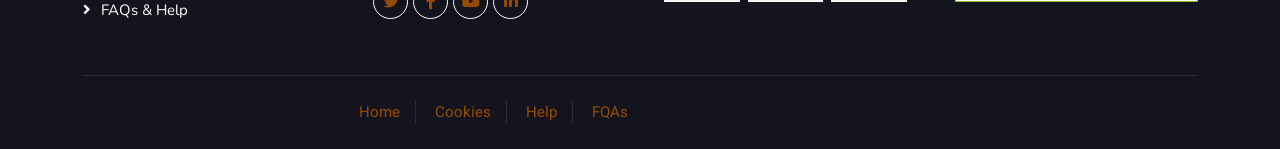
<file: destination.html>
<!DOCTYPE html>
<html lang="en">

<head>
    <meta charset="utf-8">
    <title>Tourist - Travel Agency HTML Template</title>
    <meta content="width=device-width, initial-scale=1.0" name="viewport">
    <meta content="" name="keywords">
    <meta content="" name="description">

    <!-- Favicon -->
    <link href="img/favicon.ico" rel="icon">

    <!-- Google Web Fonts -->
    <link rel="preconnect" href="https://fonts.googleapis.com">
    <link rel="preconnect" href="https://fonts.gstatic.com" crossorigin>
    <link href="https://fonts.googleapis.com/css2?family=Heebo:wght@400;500;600&family=Nunito:wght@600;700;800&display=swap" rel="stylesheet">

    <!-- Icon Font Stylesheet -->
    <link href="https://cdnjs.cloudflare.com/ajax/libs/font-awesome/5.10.0/css/all.min.css" rel="stylesheet">
    <link href="https://cdn.jsdelivr.net/npm/bootstrap-icons@1.4.1/font/bootstrap-icons.css" rel="stylesheet">

    <!-- Libraries Stylesheet -->
    <link href="lib/animate/animate.min.css" rel="stylesheet">
    <link href="lib/owlcarousel/assets/owl.carousel.min.css" rel="stylesheet">
    <link href="lib/tempusdominus/css/tempusdominus-bootstrap-4.min.css" rel="stylesheet" />

    <!-- Customized Bootstrap Stylesheet -->
    <link href="css/bootstrap.min.css" rel="stylesheet">

    <!-- Template Stylesheet -->
    <link href="css/style.css" rel="stylesheet">
</head>

<body>
    <!-- Spinner Start -->
    <div id="spinner" class="show bg-white position-fixed translate-middle w-100 vh-100 top-50 start-50 d-flex align-items-center justify-content-center">
        <div class="spinner-border text-primary" style="width: 3rem; height: 3rem;" role="status">
            <span class="sr-only">Loading...</span>
        </div>
    </div>
    <!-- Spinner End -->


    <!-- Topbar Start -->
    <div class="container-fluid bg-dark px-5 d-none d-lg-block">
        <div class="row gx-0">
            <div class="col-lg-8 text-center text-lg-start mb-2 mb-lg-0">
                <div class="d-inline-flex align-items-center" style="height: 45px;">
                    <small class="me-3 text-light"><i class="fa fa-map-marker-alt me-2"></i>123 Street, New York, USA</small>
                    <small class="me-3 text-light"><i class="fa fa-phone-alt me-2"></i>+012 345 6789</small>
                    <small class="text-light"><i class="fa fa-envelope-open me-2"></i>info@example.com</small>
                </div>
            </div>
            <div class="col-lg-4 text-center text-lg-end">
                <div class="d-inline-flex align-items-center" style="height: 45px;">
                    <a class="btn btn-sm btn-outline-light btn-sm-square rounded-circle me-2" href=""><i class="fab fa-twitter fw-normal"></i></a>
                    <a class="btn btn-sm btn-outline-light btn-sm-square rounded-circle me-2" href=""><i class="fab fa-facebook-f fw-normal"></i></a>
                    <a class="btn btn-sm btn-outline-light btn-sm-square rounded-circle me-2" href=""><i class="fab fa-linkedin-in fw-normal"></i></a>
                    <a class="btn btn-sm btn-outline-light btn-sm-square rounded-circle me-2" href=""><i class="fab fa-instagram fw-normal"></i></a>
                    <a class="btn btn-sm btn-outline-light btn-sm-square rounded-circle" href=""><i class="fab fa-youtube fw-normal"></i></a>
                </div>
            </div>
        </div>
    </div>
    <!-- Topbar End -->


    <!-- Navbar & Hero Start -->
    <div class="container-fluid position-relative p-0">
        <nav class="navbar navbar-expand-lg navbar-light px-4 px-lg-5 py-3 py-lg-0">
            <a href="#" class="navbar-brand p-0">
                <h1 class="m-0 d-flex align-items-center" style="color: #964B00;">
                    <img src="./logoO.png" alt="Pharaoh Logo" style="height: 80px;" class="me-2">
                    
                </h1>
            </a>
            <button class="navbar-toggler" type="button" data-bs-toggle="collapse" data-bs-target="#navbarCollapse">
                <span class="fa fa-bars"></span>
            </button>
            <div class="collapse navbar-collapse" id="navbarCollapse">
                <div class="navbar-nav ms-auto py-0">
                    <a href="index.html" class="nav-item nav-link">Home</a>
                    <a href="about.html" class="nav-item nav-link">About</a>
                    <a href="service.html" class="nav-item nav-link">Services</a>
                    <a href="package.html" class="nav-item nav-link">Packages</a>
                    <div class="nav-item dropdown">
                        <a href="#" class="nav-link dropdown-toggle active" data-bs-toggle="dropdown">Pages</a>
                        <div class="dropdown-menu m-0">
                            <a href="destination.html" class="dropdown-item active">Destination</a>
                            <a href="booking.html" class="dropdown-item">Booking</a>
                            <a href="team.html" class="dropdown-item">Travel Guides</a>
                            <a href="testimonial.html" class="dropdown-item">Testimonial</a>
                            <a href="404.html" class="dropdown-item">404 Page</a>
                        </div>
                    </div>
                    <a href="contact.html" class="nav-item nav-link">Contact</a>
                </div>
                <a href="" class="btn btn-primary rounded-pill py-2 px-4">Register</a>
            </div>
        </nav>

        <div class="container-fluid bg-primary py-5 mb-5 hero-header">
            <div class="container py-5">
                <div class="row justify-content-center py-5">
                    <div class="col-lg-10 pt-lg-5 mt-lg-5 text-center">
                        <h1 class="display-3 text-white animated slideInDown">Destination</h1>
                        <nav aria-label="breadcrumb">
                            <ol class="breadcrumb justify-content-center">
                                <li class="breadcrumb-item"><a href="#" style="color: #964B00;">Home</a></li>
                                <li class="breadcrumb-item"><a href="#" style="color: #964B00;">Pages</a></li>
                                <li class="breadcrumb-item text-white active" aria-current="page">Destination</li>
                            </ol>
                        </nav>
                    </div>
                </div>
            </div>
        </div>
        
    </div>
    <!-- Navbar & Hero End -->


    <!-- Destination Start -->
<div class="container-xxl py-5 destination">
    <div class="container">
        <div class="text-center wow fadeInUp" data-wow-delay="0.1s">
            <h6 class="section-title bg-white text-center px-3" style="color: #964B00;">Destination</h6>
            <h1 class="mb-5">Popular Destination</h1>
        </div>
        <div class="row g-3">
            <div class="col-lg-7 col-md-6">
                <div class="row g-3">
                    <div class="col-lg-12 col-md-12 wow zoomIn" data-wow-delay="0.1s">
                        <a class="position-relative d-block overflow-hidden" href="">
                            <img class="img-fluid" src="img/destination-1.jpg" alt="">
                            <div class="bg-white text-danger fw-bold position-absolute top-0 start-0 m-3 py-1 px-2">30% OFF</div>
                            <div class="bg-white fw-bold position-absolute bottom-0 end-0 m-3 py-1 px-2" style="color: #964B00;">Thailand</div>
                        </a>
                    </div>
                    <div class="col-lg-6 col-md-12 wow zoomIn" data-wow-delay="0.3s">
                        <a class="position-relative d-block overflow-hidden" href="">
                            <img class="img-fluid" src="img/destination-2.jpg" alt="">
                            <div class="bg-white text-danger fw-bold position-absolute top-0 start-0 m-3 py-1 px-2">25% OFF</div>
                            <div class="bg-white fw-bold position-absolute bottom-0 end-0 m-3 py-1 px-2" style="color: #964B00;">Malaysia</div>
                        </a>
                    </div>
                    <div class="col-lg-6 col-md-12 wow zoomIn" data-wow-delay="0.5s">
                        <a class="position-relative d-block overflow-hidden" href="">
                            <img class="img-fluid" src="img/destination-3.jpg" alt="">
                            <div class="bg-white text-danger fw-bold position-absolute top-0 start-0 m-3 py-1 px-2">35% OFF</div>
                            <div class="bg-white fw-bold position-absolute bottom-0 end-0 m-3 py-1 px-2" style="color: #964B00;">Australia</div>
                        </a>
                    </div>
                </div>
            </div>
            <div class="col-lg-5 col-md-6 wow zoomIn" data-wow-delay="0.7s" style="min-height: 350px;">
                <a class="position-relative d-block h-100 overflow-hidden" href="">
                    <img class="img-fluid position-absolute w-100 h-100" src="img/destination-4.jpg" alt="" style="object-fit: cover;">
                    <div class="bg-white text-danger fw-bold position-absolute top-0 start-0 m-3 py-1 px-2">20% OFF</div>
                    <div class="bg-white fw-bold position-absolute bottom-0 end-0 m-3 py-1 px-2" style="color: #964B00;">Indonesia</div>
                </a>
            </div>
        </div>
    </div>
</div>
<!-- Destination End -->
        

    <!-- Footer Start -->
    <div class="container-fluid bg-dark text-light footer pt-5 mt-5 wow fadeIn" data-wow-delay="0.1s">
        <div class="container py-5">
            <div class="row g-5">
                <div class="col-lg-3 col-md-6">
                    <h4 class="text-white mb-3">Company</h4>
                    <a class="btn btn-link" href="">About Us</a>
                    <a class="btn btn-link" href="">Contact Us</a>
                    <a class="btn btn-link" href="">Privacy Policy</a>
                    <a class="btn btn-link" href="">Terms & Condition</a>
                    <a class="btn btn-link" href="">FAQs & Help</a>
                </div>
                <div class="col-lg-3 col-md-6">
                    <h4 class="text-white mb-3">Contact</h4>
                    <p class="mb-2"><i class="fa fa-map-marker-alt me-3"></i>123 Street, New York, USA</p>
                    <p class="mb-2"><i class="fa fa-phone-alt me-3"></i>+012 345 67890</p>
                    <p class="mb-2"><i class="fa fa-envelope me-3"></i>info@example.com</p>
                    <div class="d-flex pt-2">
                        <a class="btn btn-outline-light btn-social" href=""><i class="fab fa-twitter"></i></a>
                        <a class="btn btn-outline-light btn-social" href=""><i class="fab fa-facebook-f"></i></a>
                        <a class="btn btn-outline-light btn-social" href=""><i class="fab fa-youtube"></i></a>
                        <a class="btn btn-outline-light btn-social" href=""><i class="fab fa-linkedin-in"></i></a>
                    </div>
                </div>
                <div class="col-lg-3 col-md-6">
                    <h4 class="text-white mb-3">Gallery</h4>
                    <div class="row g-2 pt-2">
                        <div class="col-4">
                            <img class="img-fluid bg-light p-1" src="img/package-1.jpg" alt="">
                        </div>
                        <div class="col-4">
                            <img class="img-fluid bg-light p-1" src="img/package-2.jpg" alt="">
                        </div>
                        <div class="col-4">
                            <img class="img-fluid bg-light p-1" src="img/package-3.jpg" alt="">
                        </div>
                        <div class="col-4">
                            <img class="img-fluid bg-light p-1" src="img/package-2.jpg" alt="">
                        </div>
                        <div class="col-4">
                            <img class="img-fluid bg-light p-1" src="img/package-3.jpg" alt="">
                        </div>
                        <div class="col-4">
                            <img class="img-fluid bg-light p-1" src="img/package-1.jpg" alt="">
                        </div>
                    </div>
                </div>
                <div class="col-lg-3 col-md-6">
                    <h4 class="text-white mb-3">Newsletter</h4>
                    <p>Dolor amet sit justo amet elitr clita ipsum elitr est.</p>
                    <div class="position-relative mx-auto" style="max-width: 400px;">
                        <input class="form-control border-primary w-100 py-3 ps-4 pe-5" type="text" placeholder="Your email">
                        <button type="button" class="btn btn-primary py-2 position-absolute top-0 end-0 mt-2 me-2" style="background-color: #964B00; border-color: #964B00;">SignUp</button>
                    </div>
                </div>
                
            </div>
        </div>
        <div class="container">
            <div class="copyright">
                <div class="row">
                    
                    <div class="col-md-6 text-center text-md-end">
                        <div class="footer-menu">
                            <a href="">Home</a>
                            <a href="">Cookies</a>
                            <a href="">Help</a>
                            <a href="">FQAs</a>
                        </div>
                    </div>
                </div>
            </div>
        </div>
    </div>
    <!-- Footer End -->


    <!-- Back to Top -->
    <a href="#" class="btn btn-lg btn-lg-square back-to-top" style="background-color: #964B00; border-color: #964B00;">
        <i class="bi bi-arrow-up" style="color: white;"></i>
    </a>

    <!-- JavaScript Libraries -->
    <script src="https://code.jquery.com/jquery-3.4.1.min.js"></script>
    <script src="https://cdn.jsdelivr.net/npm/bootstrap@5.0.0/dist/js/bootstrap.bundle.min.js"></script>
    <script src="lib/wow/wow.min.js"></script>
    <script src="lib/easing/easing.min.js"></script>
    <script src="lib/waypoints/waypoints.min.js"></script>
    <script src="lib/owlcarousel/owl.carousel.min.js"></script>
    <script src="lib/tempusdominus/js/moment.min.js"></script>
    <script src="lib/tempusdominus/js/moment-timezone.min.js"></script>
    <script src="lib/tempusdominus/js/tempusdominus-bootstrap-4.min.js"></script>

    <!-- Template Javascript -->
    <script src="js/main.js"></script>
</body>

</html>
</file>
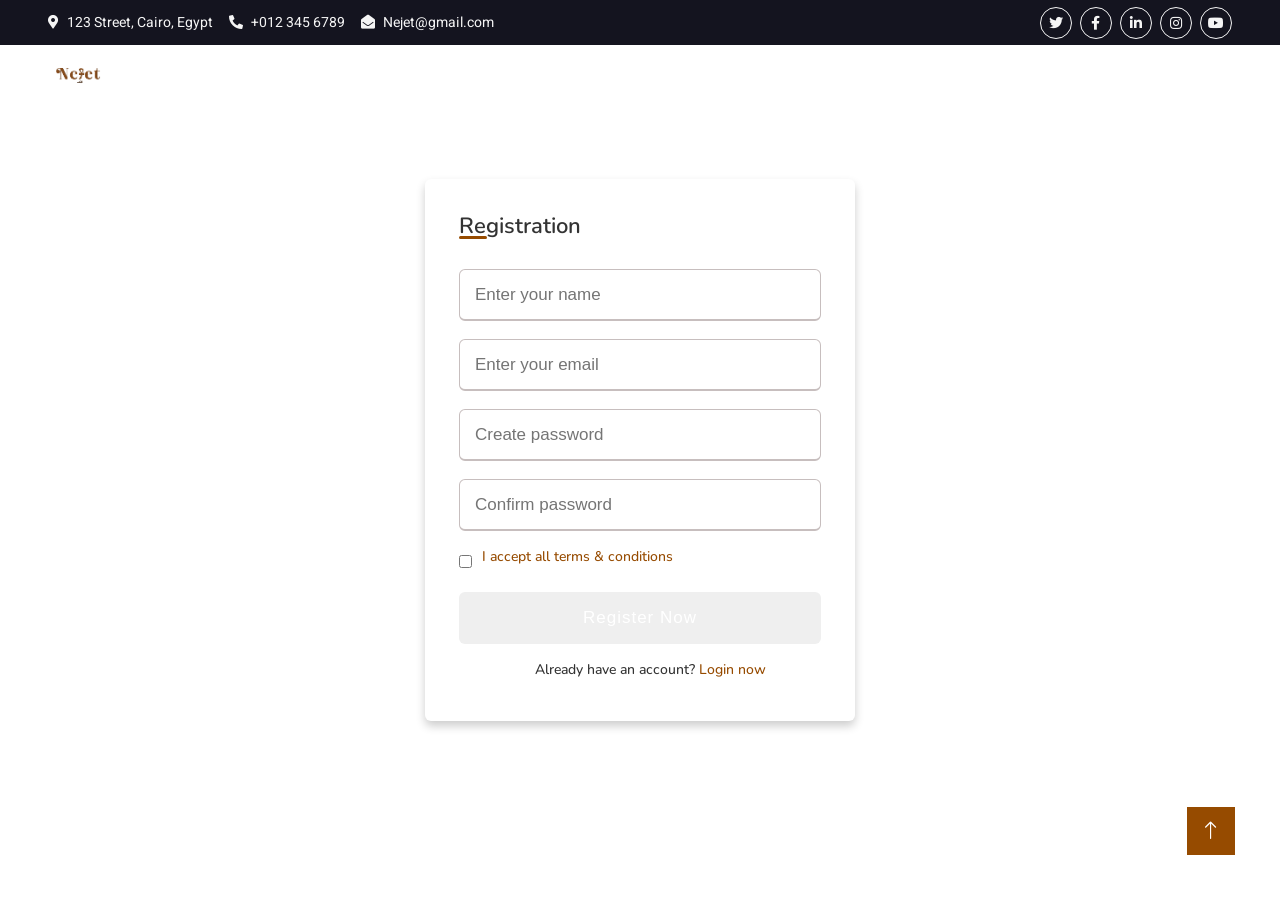
<file: LoginAndSignUp.html>
<!DOCTYPE html>
<html lang="en">

<head>
    <meta charset="utf-8">
    <title>Tourist - Travel Agency HTML Template</title>
    <meta content="width=device-width, initial-scale=1.0" name="viewport">
    <meta content="" name="keywords">
    <meta content="" name="description">

    <!-- Favicon -->
    <link href="img/favicon.ico" rel="icon">

    <!-- Google Web Fonts -->
    <link rel="preconnect" href="https://fonts.googleapis.com">
    <link rel="preconnect" href="https://fonts.gstatic.com" crossorigin>
    <link href="https://fonts.googleapis.com/css2?family=Heebo:wght@400;500;600&family=Nunito:wght@600;700;800&display=swap" rel="stylesheet">

    <!-- Icon Font Stylesheet -->
    <link href="https://cdnjs.cloudflare.com/ajax/libs/font-awesome/5.10.0/css/all.min.css" rel="stylesheet">
    <link href="https://cdn.jsdelivr.net/npm/bootstrap-icons@1.4.1/font/bootstrap-icons.css" rel="stylesheet">

    <!-- Libraries Stylesheet -->
    <link href="lib/animate/animate.min.css" rel="stylesheet">
    <link href="lib/owlcarousel/assets/owl.carousel.min.css" rel="stylesheet">
    <link href="lib/tempusdominus/css/tempusdominus-bootstrap-4.min.css" rel="stylesheet" />

    <!-- Customized Bootstrap Stylesheet -->
    <link href="css/bootstrap.min.css" rel="stylesheet">

    <!-- Template Stylesheet -->
    <link href="css/style.css" rel="stylesheet">
</head>

<body>
    <!-- Spinner Start -->
    <div id="spinner" class="show bg-white position-fixed translate-middle w-100 vh-100 top-50 start-50 d-flex align-items-center justify-content-center">
        <div class="spinner-border text-primary" style="width: 3rem; height: 3rem;" role="status">
            <span class="sr-only">Loading...</span>
        </div>
    </div>
    <!-- Spinner End -->


    <!-- Topbar Start -->
    <div class="container-fluid bg-dark px-5 d-none d-lg-block">
        <div class="row gx-0">
            <div class="col-lg-8 text-center text-lg-start mb-2 mb-lg-0">
              <div class="d-inline-flex align-items-center" style="height: 45px;">
                <small class="me-3 text-light"><i class="fa fa-map-marker-alt me-2"></i>123 Street, Cairo, Egypt</small>
                <small class="me-3 text-light"><i class="fa fa-phone-alt me-2"></i>+012 345 6789</small>
                <small class="text-light"><i class="fa fa-envelope-open me-2"></i>Nejet@gmail.com</small>
            </div>
            </div>
            <div class="col-lg-4 text-center text-lg-end">
                <div class="d-inline-flex align-items-center" style="height: 45px;">
                    <a class="btn btn-sm btn-outline-light btn-sm-square rounded-circle me-2" href=""><i class="fab fa-twitter fw-normal"></i></a>
                    <a class="btn btn-sm btn-outline-light btn-sm-square rounded-circle me-2" href=""><i class="fab fa-facebook-f fw-normal"></i></a>
                    <a class="btn btn-sm btn-outline-light btn-sm-square rounded-circle me-2" href=""><i class="fab fa-linkedin-in fw-normal"></i></a>
                    <a class="btn btn-sm btn-outline-light btn-sm-square rounded-circle me-2" href=""><i class="fab fa-instagram fw-normal"></i></a>
                    <a class="btn btn-sm btn-outline-light btn-sm-square rounded-circle" href=""><i class="fab fa-youtube fw-normal"></i></a>
                </div>
            </div>
        </div>
    </div>
    <!-- Topbar End -->


    <!-- Navbar & Hero Start -->
    <div class="container-fluid position-relative p-0">
        <nav class="navbar navbar-expand-lg navbar-light px-4 px-lg-5 py-3 py-lg-0">
            <a href="#" class="navbar-brand p-0">
                <h1 class="m-0 d-flex align-items-center" style="color: #964B00;">
                    <img src="./logoO.png" alt="Pharaoh Logo" style="height: 8-px;" class="me-2">
                    
                </h1>
            </a>
            
           
            
        </nav>

        
    </div>
    <!-- Navbar & Hero End -->


    <!-- login Start -->
    <div class="registration-wrapper">
        <h2>Registration</h2>
        <form action="#" class="registration-form">
          <div class="registration-input-box">
            <input type="text" placeholder="Enter your name" required>
          </div>
          <div class="registration-input-box">
            <input type="text" placeholder="Enter your email" required>
          </div>
          <div class="registration-input-box">
            <input type="password" placeholder="Create password" required>
          </div>
          <div class="registration-input-box">
            <input type="password" placeholder="Confirm password" required>
          </div>
          <div class="registration-policy">
            <input type="checkbox" id="terms">
            <label for="terms"><h3>I accept all terms & conditions</h3></label>
          </div>
          <div class="registration-input-box registration-button">
            <input type="submit" value="Register Now">
          </div>
          <div class="registration-text">
            <h3>Already have an account? <a href="#">Login now</a></h3>
          </div>
        </form>
      </div>
    <!-- login End -->
        

   


    <!-- Back to Top -->
    <a href="#" class="btn btn-lg btn-lg-square back-to-top" style="background-color: #964B00; border-color: #964B00;">
        <i class="bi bi-arrow-up" style="color: white;"></i>
    </a>

    <!-- JavaScript Libraries -->
    <script src="https://code.jquery.com/jquery-3.4.1.min.js"></script>
    <script src="https://cdn.jsdelivr.net/npm/bootstrap@5.0.0/dist/js/bootstrap.bundle.min.js"></script>
    <script src="lib/wow/wow.min.js"></script>
    <script src="lib/easing/easing.min.js"></script>
    <script src="lib/waypoints/waypoints.min.js"></script>
    <script src="lib/owlcarousel/owl.carousel.min.js"></script>
    <script src="lib/tempusdominus/js/moment.min.js"></script>
    <script src="lib/tempusdominus/js/moment-timezone.min.js"></script>
    <script src="lib/tempusdominus/js/tempusdominus-bootstrap-4.min.js"></script>

    <!-- Template Javascript -->
    <script src="js/main.js"></script>
</body>

</html>
</file>
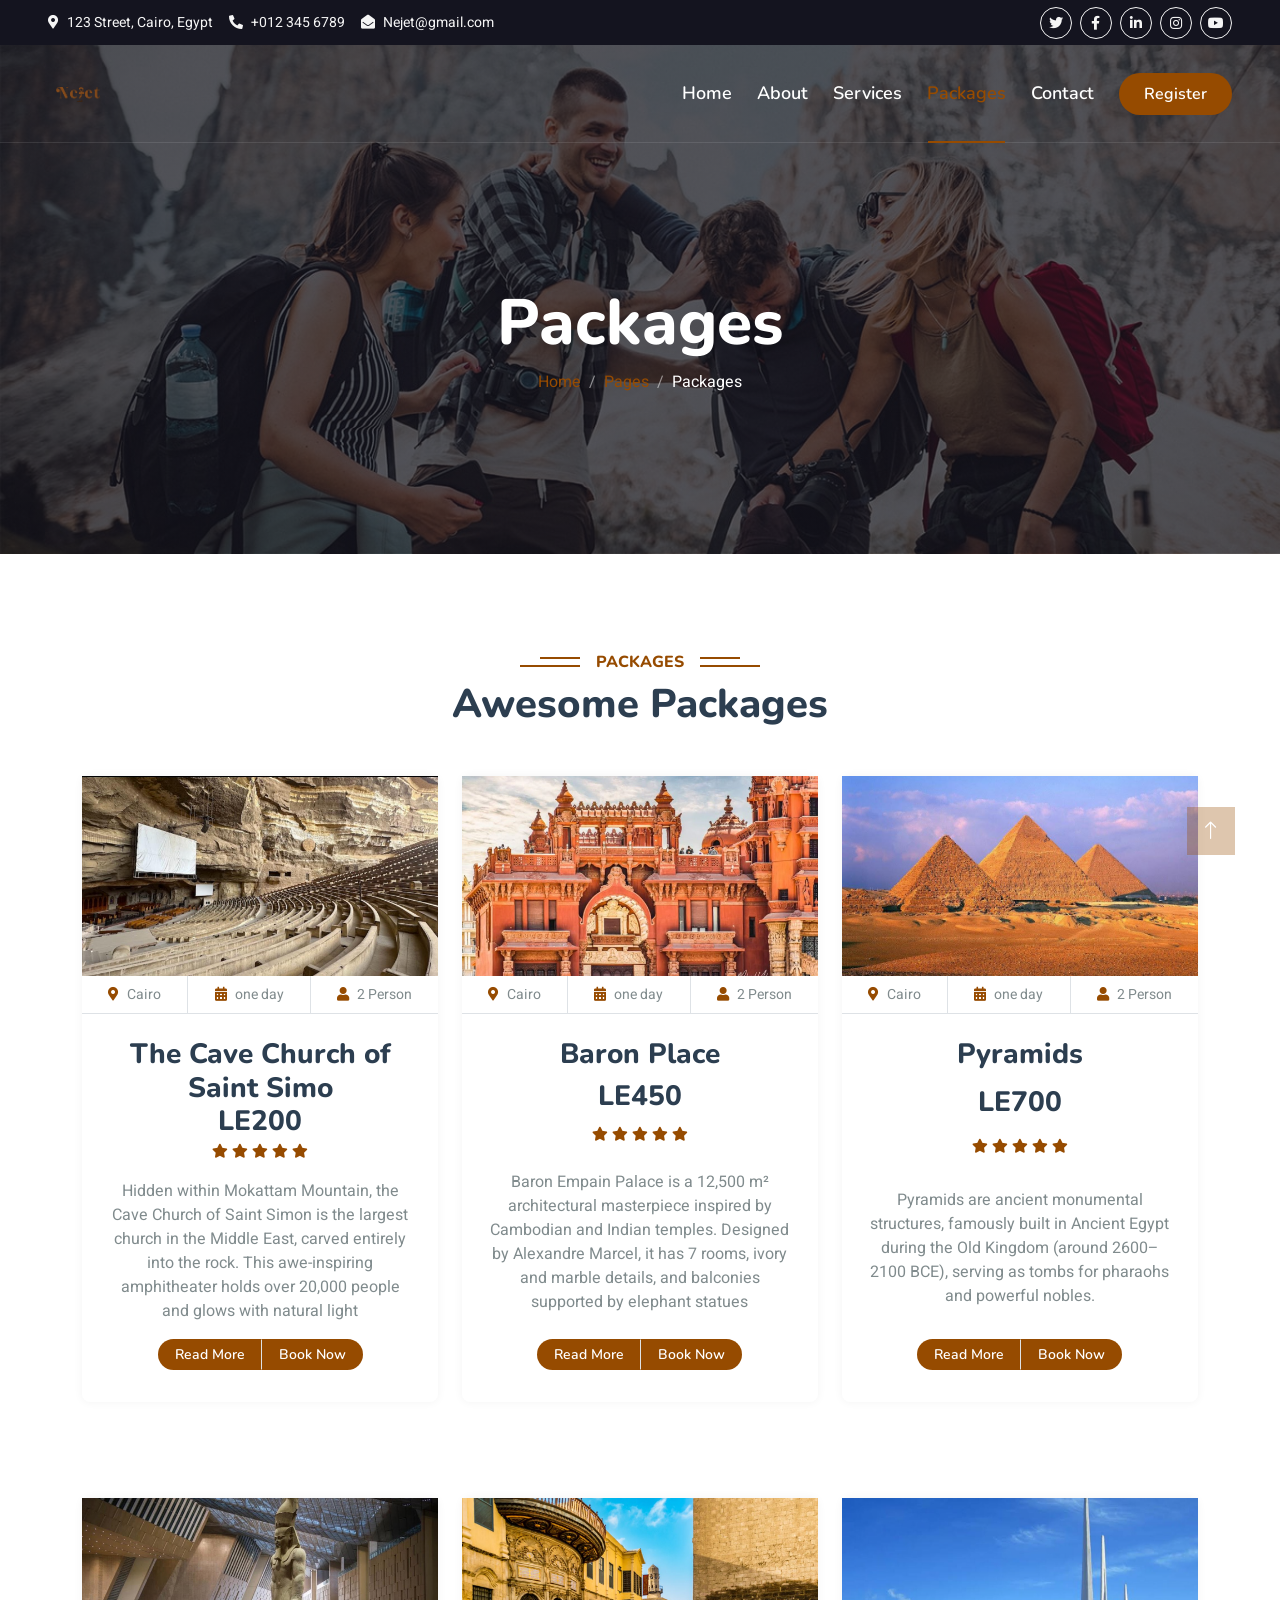
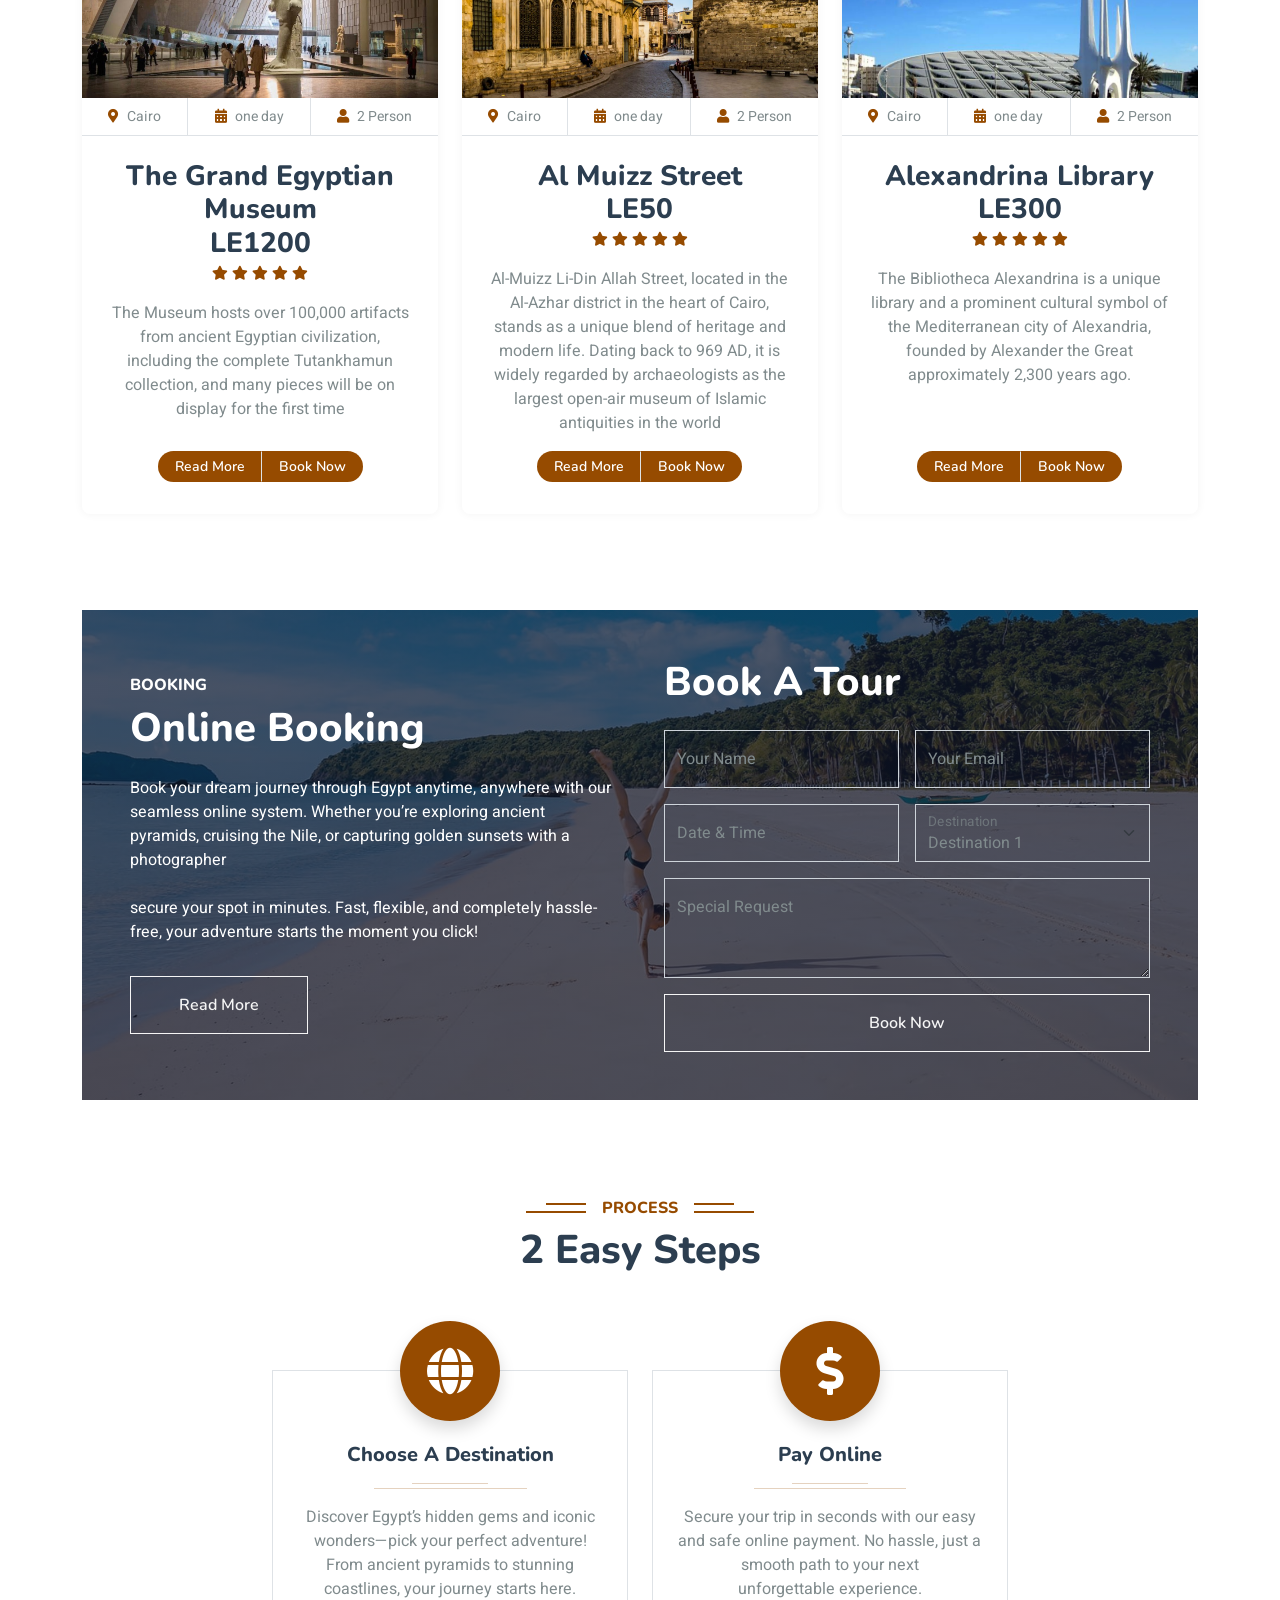
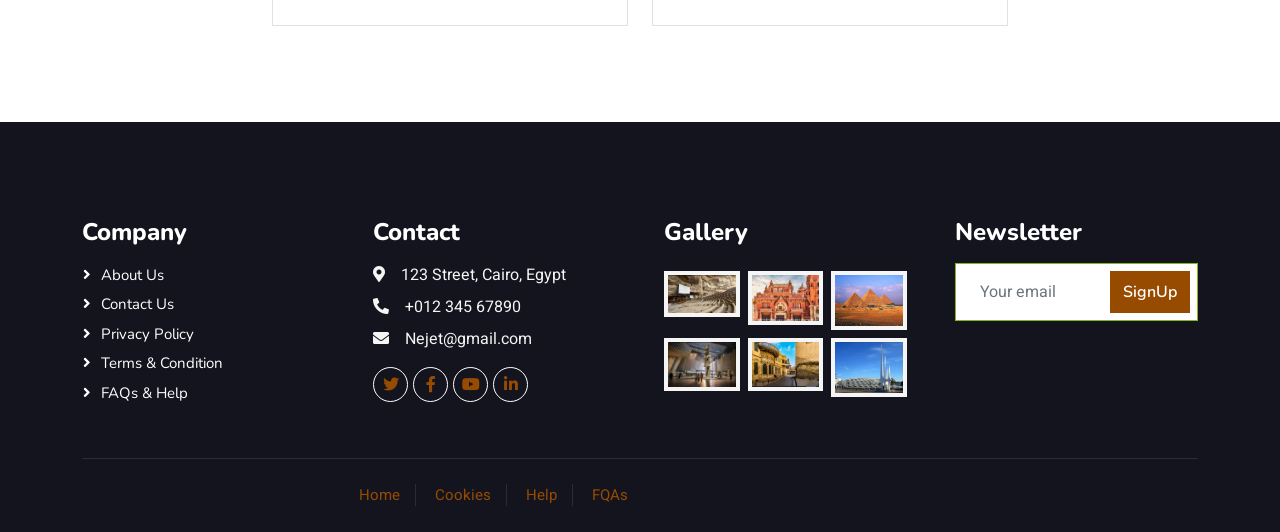
<file: package.html>
<!DOCTYPE html>
<html lang="en">

<head>
    <meta charset="utf-8">
    <title>Tourist - Travel Agency </title>
    <meta content="width=device-width, initial-scale=1.0" name="viewport">
    <meta content="" name="keywords">
    <meta content="" name="description">

    <!-- Favicon -->
    <link href="img/favicon.ico" rel="icon">

    <!-- Google Web Fonts -->
    <link rel="preconnect" href="https://fonts.googleapis.com">
    <link rel="preconnect" href="https://fonts.gstatic.com" crossorigin>
    <link href="https://fonts.googleapis.com/css2?family=Heebo:wght@400;500;600&family=Nunito:wght@600;700;800&display=swap" rel="stylesheet">

    <!-- Icon Font Stylesheet -->
    <link href="https://cdnjs.cloudflare.com/ajax/libs/font-awesome/5.10.0/css/all.min.css" rel="stylesheet">
    <link href="https://cdn.jsdelivr.net/npm/bootstrap-icons@1.4.1/font/bootstrap-icons.css" rel="stylesheet">

    <!-- Libraries Stylesheet -->
    <link href="lib/animate/animate.min.css" rel="stylesheet">
    <link href="lib/owlcarousel/assets/owl.carousel.min.css" rel="stylesheet">
    <link href="lib/tempusdominus/css/tempusdominus-bootstrap-4.min.css" rel="stylesheet" />

    <!-- Customized Bootstrap Stylesheet -->
    <link href="css/bootstrap.min.css" rel="stylesheet">

    <!-- Template Stylesheet -->
    <link href="css/style.css" rel="stylesheet">
</head>

<body>
    <!-- Spinner Start -->
    <div id="spinner" class="show bg-white position-fixed translate-middle w-100 vh-100 top-50 start-50 d-flex align-items-center justify-content-center">
        <div class="spinner-border text-primary" style="width: 3rem; height: 3rem;" role="status">
            <span class="sr-only">Loading...</span>
        </div>
    </div>
    <!-- Spinner End -->


    <!-- Topbar Start -->
    <div class="container-fluid bg-dark px-5 d-none d-lg-block">
        <div class="row gx-0">
            <div class="col-lg-8 text-center text-lg-start mb-2 mb-lg-0">
                <div class="col-lg-8 text-center text-lg-start mb-2 mb-lg-0">
                    <div class="d-inline-flex align-items-center" style="height: 45px;">
                      <small class="me-3 text-light"><i class="fa fa-map-marker-alt me-2"></i>123 Street, Cairo, Egypt</small>
                      <small class="me-3 text-light"><i class="fa fa-phone-alt me-2"></i>+012 345 6789</small>
                      <small class="text-light"><i class="fa fa-envelope-open me-2"></i>Nejet@gmail.com</small>
                    </div>
                </div>
            </div>
            <div class="col-lg-4 text-center text-lg-end">
                <div class="d-inline-flex align-items-center" style="height: 45px;">
                    <a class="btn btn-sm btn-outline-light btn-sm-square rounded-circle me-2" href=""><i class="fab fa-twitter fw-normal"></i></a>
                    <a class="btn btn-sm btn-outline-light btn-sm-square rounded-circle me-2" href=""><i class="fab fa-facebook-f fw-normal"></i></a>
                    <a class="btn btn-sm btn-outline-light btn-sm-square rounded-circle me-2" href=""><i class="fab fa-linkedin-in fw-normal"></i></a>
                    <a class="btn btn-sm btn-outline-light btn-sm-square rounded-circle me-2" href=""><i class="fab fa-instagram fw-normal"></i></a>
                    <a class="btn btn-sm btn-outline-light btn-sm-square rounded-circle" href=""><i class="fab fa-youtube fw-normal"></i></a>
                </div>
            </div>
        </div>
    </div>
    <!-- Topbar End -->


    <!-- Navbar & Hero Start -->
    <div class="container-fluid position-relative p-0">
        <nav class="navbar navbar-expand-lg navbar-light px-4 px-lg-5 py-3 py-lg-0">
            <a href="" class="navbar-brand p-0">
                <h1 class="m-0 d-flex align-items-center" style="color: #964B00;">
                    <img src="./logoO.png" alt="Pharaoh Logo" style="height: 80px;" class="me-2">
                    
                </h1>
            </a>
            <button class="navbar-toggler" type="button" data-bs-toggle="collapse" data-bs-target="#navbarCollapse">
                <span class="fa fa-bars"></span>
            </button>
            <div class="collapse navbar-collapse" id="navbarCollapse">
                <div class="navbar-nav ms-auto py-0">
                    <a href="index.html" class="nav-item nav-link">Home</a>
                    <a href="about.html" class="nav-item nav-link">About</a>
                    <a href="service.html" class="nav-item nav-link">Services</a>
                    <a href="package.html" class="nav-item nav-link active">Packages</a>
                    
                    <a href="contact.html" class="nav-item nav-link">Contact</a>
                </div>
                <a href="./LoginAndSignUp.html" class="btn rounded-pill py-2 px-4" style="background-color: #964B00; color: white;">Register</a>
            </div>
        </nav>

        <div class="container-fluid bg-primary py-5 mb-5 hero-header">
            <div class="container py-5">
                <div class="row justify-content-center py-5">
                    <div class="col-lg-10 pt-lg-5 mt-lg-5 text-center">
                        <h1 class="display-3 text-white animated slideInDown">Packages</h1>
                        <nav aria-label="breadcrumb">
                            <ol class="breadcrumb justify-content-center">
                                <li class="breadcrumb-item"><a href="#" style="color: #964B00;">Home</a></li>
                                <li class="breadcrumb-item"><a href="#" style="color: #964B00;">Pages</a></li>
                                <li class="breadcrumb-item text-white active" aria-current="page">Packages</li>
                            </ol>
                        </nav>
                    </div>
                </div>
            </div>
        </div>
    </div>
    <!-- Navbar & Hero End -->


  <!-- Package Start -->
<div class="container-xxl py-5">
    <div class="container">
        <div class="text-center wow fadeInUp" data-wow-delay="0.1s">
            <h6 class="section-title bg-white text-center px-3" style="color: #964B00;">Packages</h6>
            <h1 class="mb-5">Awesome Packages</h1>
        </div>
        <div class="row g-4 justify-content-center">
            <!-- First package -->
            <div class="col-lg-4 col-md-6 wow fadeInUp" data-wow-delay="0.1s">
                <div class="package-item" style="display: flex; flex-direction: column; height: 100%; background: #fff; border-radius: 8px; box-shadow: 0 0 10px rgba(0,0,0,0.05);">
                    <div class="overflow-hidden">
                        <img class="img-fluid" src="./imageOne.jpg" alt="" style="width: 100%; height: 200px; object-fit: cover;">
                    </div>
                    <div class="d-flex border-bottom">
                        <small class="flex-fill text-center border-end py-2">
                            <i class="fa fa-map-marker-alt me-2" style="color: #964B00;"></i>Cairo
                        </small>
                        <small class="flex-fill text-center border-end py-2">
                            <i class="fa fa-calendar-alt me-2" style="color: #964B00;"></i>one day
                        </small>
                        <small class="flex-fill text-center py-2">
                            <i class="fa fa-user me-2" style="color: #964B00;"></i>2 Person
                        </small>
                    </div>
                    <div class="text-center p-4" style="flex-grow: 1; display: flex; flex-direction: column; justify-content: space-between;">
                        <h3 class="mb-0">The Cave Church of Saint Simo</h3>
                        <h3 class="mb-0">LE200</h3>
                        <div class="mb-3">
                            <small class="fa fa-star" style="color: #964B00;"></small>
                            <small class="fa fa-star" style="color: #964B00;"></small>
                            <small class="fa fa-star" style="color: #964B00;"></small>
                            <small class="fa fa-star" style="color: #964B00;"></small>
                            <small class="fa fa-star" style="color: #964B00;"></small>
                        </div>
                        <p>Hidden within Mokattam Mountain, the Cave Church of Saint Simon is the largest church in the Middle East, carved entirely into the rock. This awe-inspiring amphitheater holds over 20,000 people and glows with natural light</p>
                        <div class="d-flex justify-content-center mb-2">
                            <a href="#" class="btn btn-sm px-3 border-end" style="border-radius: 30px 0 0 30px; background-color: #964B00; color: #fff;">Read More</a>
                            <a href="payment.html" class="btn btn-sm px-3" style="border-radius: 0 30px 30px 0; background-color: #964B00; color: #fff;">Book Now</a>
                        </div>
                    </div>
                </div>
            </div>

            <!-- Second package -->
            <div class="col-lg-4 col-md-6 wow fadeInUp" data-wow-delay="0.3s">
                <div class="package-item" style="display: flex; flex-direction: column; height: 100%; background: #fff; border-radius: 8px; box-shadow: 0 0 10px rgba(0,0,0,0.05);">
                    <div class="overflow-hidden">
                        <img class="img-fluid" src="./imageTwo.jpg" alt="" style="width: 100%; height: 200px; object-fit: cover;">
                    </div>
                    <div class="d-flex border-bottom">
                        <small class="flex-fill text-center border-end py-2">
                            <i class="fa fa-map-marker-alt me-2" style="color: #964B00;"></i>Cairo
                        </small>
                        <small class="flex-fill text-center border-end py-2">
                            <i class="fa fa-calendar-alt me-2" style="color: #964B00;"></i>one day
                        </small>
                        <small class="flex-fill text-center py-2">
                            <i class="fa fa-user me-2" style="color: #964B00;"></i>2 Person
                        </small>
                    </div>
                    <div class="text-center p-4" style="flex-grow: 1; display: flex; flex-direction: column; justify-content: space-between;">
                        <h3 class="mb-0">Baron Place</h3>
                        <h3 class="mb-0">LE450</h3>
                        <div class="mb-3">
                            <small class="fa fa-star" style="color: #964B00;"></small>
                            <small class="fa fa-star" style="color: #964B00;"></small>
                            <small class="fa fa-star" style="color: #964B00;"></small>
                            <small class="fa fa-star" style="color: #964B00;"></small>
                            <small class="fa fa-star" style="color: #964B00;"></small>
                        </div>
                        <p>Baron Empain Palace is a 12,500 m² architectural masterpiece inspired by Cambodian and Indian temples. Designed by Alexandre Marcel, it has 7 rooms, ivory and marble details, and balconies supported by elephant statues</p>
                        <div class="d-flex justify-content-center mb-2">
                            <a href="#" class="btn btn-sm px-3 border-end" style="border-radius: 30px 0 0 30px; background-color: #964B00; color: #fff;">Read More</a>
                            <a href="payment.html" class="btn btn-sm px-3" style="border-radius: 0 30px 30px 0; background-color: #964B00; color: #fff;">Book Now</a>
                        </div>
                    </div>
                </div>
            </div>

            <!-- Third package -->
            <div class="col-lg-4 col-md-6 wow fadeInUp" data-wow-delay="0.5s">
                <div class="package-item" style="display: flex; flex-direction: column; height: 100%; background: #fff; border-radius: 8px; box-shadow: 0 0 10px rgba(0,0,0,0.05);">
                    <div class="overflow-hidden">
                        <img class="img-fluid" src="./imageThree.jpg" alt="" style="width: 100%; height: 200px; object-fit: cover;">
                    </div>
                    <div class="d-flex border-bottom">
                        <small class="flex-fill text-center border-end py-2">
                            <i class="fa fa-map-marker-alt me-2" style="color: #964B00;"></i>Cairo
                        </small>
                        <small class="flex-fill text-center border-end py-2">
                            <i class="fa fa-calendar-alt me-2" style="color: #964B00;"></i>one day
                        </small>
                        <small class="flex-fill text-center py-2">
                            <i class="fa fa-user me-2" style="color: #964B00;"></i>2 Person
                        </small>
                    </div>
                    <div class="text-center p-4" style="flex-grow: 1; display: flex; flex-direction: column; justify-content: space-between;">
                        <h3 class="mb-0">Pyramids</h3>
                        <h3 class="mb-0">LE700</h3>
                        <div class="mb-3">
                            <small class="fa fa-star" style="color: #964B00;"></small>
                            <small class="fa fa-star" style="color: #964B00;"></small>
                            <small class="fa fa-star" style="color: #964B00;"></small>
                            <small class="fa fa-star" style="color: #964B00;"></small>
                            <small class="fa fa-star" style="color: #964B00;"></small>
                        </div>
                        <p>Pyramids are ancient monumental structures, famously built in Ancient Egypt during the Old Kingdom (around 2600–2100 BCE), serving as tombs for pharaohs and powerful nobles.</p>
                        <div class="d-flex justify-content-center mb-2">
                            <a href="./ReadMore.html" class="btn btn-sm px-3 border-end" style="border-radius: 30px 0 0 30px; background-color: #964B00; color: #fff;">Read More</a>
                            <a href="payment.html" class="btn btn-sm px-3" style="border-radius: 0 30px 30px 0; background-color: #964B00; color: #fff;">Book Now</a>
                        </div>
                    </div>
                </div>
            </div>
            
        </div>
    </div>
</div>
<!-- Package End -->

<!-- Package Start -->
<div class="container-xxl py-5">
    <div class="container">
        <div class="row g-4 justify-content-center align-items-stretch">
            <!-- First package -->
            <div class="col-lg-4 col-md-6 wow fadeInUp" data-wow-delay="0.1s">
                <div class="package-item" style="display: flex; flex-direction: column; height: 100%; background: #fff; border-radius: 8px; box-shadow: 0 0 10px rgba(0,0,0,0.05);">
                    <div class="overflow-hidden">
                        <img class="img-fluid" src="./imageFour.jpg" alt="" style="width: 100%; height: 200px; object-fit: cover;">
                    </div>
                    <div class="d-flex border-bottom">
                        <small class="flex-fill text-center border-end py-2">
                            <i class="fa fa-map-marker-alt me-2" style="color: #964B00;"></i>Cairo
                        </small>
                        <small class="flex-fill text-center border-end py-2">
                            <i class="fa fa-calendar-alt me-2" style="color: #964B00;"></i>one day
                        </small>
                        <small class="flex-fill text-center py-2">
                            <i class="fa fa-user me-2" style="color: #964B00;"></i>2 Person
                        </small>
                    </div>
                    <div class="text-center p-4" style="flex-grow: 1; display: flex; flex-direction: column; justify-content: space-between;">
                        <h3 class="mb-0">The Grand Egyptian Museum</h3>
                        <h3 class="mb-0">LE1200</h3>
                        <div class="mb-3">
                            <small class="fa fa-star" style="color: #964B00;"></small>
                            <small class="fa fa-star" style="color: #964B00;"></small>
                            <small class="fa fa-star" style="color: #964B00;"></small>
                            <small class="fa fa-star" style="color: #964B00;"></small>
                            <small class="fa fa-star" style="color: #964B00;"></small>
                        </div>
                        <p style="flex-grow: 1;">The Museum hosts over 100,000 artifacts from ancient Egyptian civilization, including the complete Tutankhamun collection, and many pieces will be on display for the first time</p>
                        <div class="d-flex justify-content-center mb-2">
                            <a href="./ReadMore2.html" class="btn btn-sm px-3 border-end" style="border-radius: 30px 0 0 30px; background-color: #964B00; color: #fff;">Read More</a>
                            <a href="./payment.html" class="btn btn-sm px-3" style="border-radius: 0 30px 30px 0; background-color: #964B00; color: #fff;">Book Now</a>
                        </div>
                    </div>
                </div>
            </div>

            <!-- Second package -->
            <div class="col-lg-4 col-md-6 wow fadeInUp" data-wow-delay="0.3s">
                <div class="package-item" style="display: flex; flex-direction: column; height: 100%; background: #fff; border-radius: 8px; box-shadow: 0 0 10px rgba(0,0,0,0.05);">
                    <div class="overflow-hidden">
                        <img class="img-fluid" src="./imageFive.jpg" alt="" style="width: 100%; height: 200px; object-fit: cover;">
                    </div>
                    <div class="d-flex border-bottom">
                        <small class="flex-fill text-center border-end py-2">
                            <i class="fa fa-map-marker-alt me-2" style="color: #964B00;"></i>Cairo
                        </small>
                        <small class="flex-fill text-center border-end py-2">
                            <i class="fa fa-calendar-alt me-2" style="color: #964B00;"></i>one day
                        </small>
                        <small class="flex-fill text-center py-2">
                            <i class="fa fa-user me-2" style="color: #964B00;"></i>2 Person
                        </small>
                    </div>
                    <div class="text-center p-4" style="flex-grow: 1; display: flex; flex-direction: column; justify-content: space-between;">
                        <h3 class="mb-0">Al Muizz Street</h3>
                        <h3 class="mb-0">LE50</h3>
                        <div class="mb-3">
                            <small class="fa fa-star" style="color: #964B00;"></small>
                            <small class="fa fa-star" style="color: #964B00;"></small>
                            <small class="fa fa-star" style="color: #964B00;"></small>
                            <small class="fa fa-star" style="color: #964B00;"></small>
                            <small class="fa fa-star" style="color: #964B00;"></small>
                        </div>
                        <p style="flex-grow: 1;"> Al-Muizz Li-Din Allah Street, located in the Al-Azhar district in the heart of Cairo, stands as a unique blend of heritage and modern life. Dating back to 969 AD, it is widely regarded by archaeologists as the largest open-air museum of Islamic antiquities in the world</p>
                        <div class="d-flex justify-content-center mb-2">
                            <a href="#" class="btn btn-sm px-3 border-end" style="border-radius: 30px 0 0 30px; background-color: #964B00; color: #fff;">Read More</a>
                            <a href="#" class="btn btn-sm px-3" style="border-radius: 0 30px 30px 0; background-color: #964B00; color: #fff;">Book Now</a>
                        </div>
                    </div>
                </div>
            </div>

            <!-- Third package -->
            <div class="col-lg-4 col-md-6 wow fadeInUp" data-wow-delay="0.5s">
                <div class="package-item" style="display: flex; flex-direction: column; height: 100%; background: #fff; border-radius: 8px; box-shadow: 0 0 10px rgba(0,0,0,0.05);">
                    <div class="overflow-hidden">
                        <img class="img-fluid" src="./imageSix.jpg" alt="" style="width: 100%; height: 200px; object-fit: cover;">
                    </div>
                    <div class="d-flex border-bottom">
                        <small class="flex-fill text-center border-end py-2">
                            <i class="fa fa-map-marker-alt me-2" style="color: #964B00;"></i>Cairo
                        </small>
                        <small class="flex-fill text-center border-end py-2">
                            <i class="fa fa-calendar-alt me-2" style="color: #964B00;"></i>one day
                        </small>
                        <small class="flex-fill text-center py-2">
                            <i class="fa fa-user me-2" style="color: #964B00;"></i>2 Person
                        </small>
                    </div>
                    <div class="text-center p-4" style="flex-grow: 1; display: flex; flex-direction: column; justify-content: space-between;">
                        <h3 class="mb-0">Alexandrina Library</h3>
                        <h3 class="mb-0">LE300</h3>
                        <div class="mb-3">
                            <small class="fa fa-star" style="color: #964B00;"></small>
                            <small class="fa fa-star" style="color: #964B00;"></small>
                            <small class="fa fa-star" style="color: #964B00;"></small>
                            <small class="fa fa-star" style="color: #964B00;"></small>
                            <small class="fa fa-star" style="color: #964B00;"></small>
                        </div>
                        <p style="flex-grow: 1;">The Bibliotheca Alexandrina is a unique library and a prominent cultural symbol of the Mediterranean city of Alexandria, founded by Alexander the Great approximately 2,300 years ago. </p>
                        <div class="d-flex justify-content-center mb-2">
                            <a href="#" class="btn btn-sm px-3 border-end" style="border-radius: 30px 0 0 30px; background-color: #964B00; color: #fff;">Read More</a>
                            <a href="#" class="btn btn-sm px-3" style="border-radius: 0 30px 30px 0; background-color: #964B00; color: #fff;">Book Now</a>
                        </div>
                    </div>
                </div>
            </div>
        </div>
    </div>
</div>
<!-- Package End -->

    <!-- Booking Start -->
    <div class="container-xxl py-5 wow fadeInUp" data-wow-delay="0.1s">
        <div class="container">
            <div class="booking p-5">
                <div class="row g-5 align-items-center">
                    <div class="col-md-6 text-white">
                        <h6 class="text-white text-uppercase">Booking</h6>
                        <h1 class="text-white mb-4">Online Booking</h1>
                        <p class="mb-4">Book your dream journey through Egypt anytime, anywhere with our seamless online system. Whether you’re exploring ancient pyramids, cruising the Nile, or capturing golden sunsets with a photographer</p>
                        <p class="mb-4">secure your spot in minutes. Fast, flexible, and completely hassle-free, your adventure starts the moment you click!</p>
                        <a class="btn btn-outline-light py-3 px-5 mt-2" href="">Read More</a>
                    </div>
                    <div class="col-md-6">
                        <h1 class="text-white mb-4">Book A Tour</h1>
                        <form>
                            <div class="row g-3">
                                <div class="col-md-6">
                                    <div class="form-floating">
                                        <input type="text" class="form-control bg-transparent" id="name" placeholder="Your Name">
                                        <label for="name">Your Name</label>
                                    </div>
                                </div>
                                <div class="col-md-6">
                                    <div class="form-floating">
                                        <input type="email" class="form-control bg-transparent" id="email" placeholder="Your Email">
                                        <label for="email">Your Email</label>
                                    </div>
                                </div>
                                <div class="col-md-6">
                                    <div class="form-floating date" id="date3" data-target-input="nearest">
                                        <input type="text" class="form-control bg-transparent datetimepicker-input" id="datetime" placeholder="Date & Time" data-target="#date3" data-toggle="datetimepicker" />
                                        <label for="datetime">Date & Time</label>
                                    </div>
                                </div>
                                <div class="col-md-6">
                                    <div class="form-floating">
                                        <select class="form-select bg-transparent" id="select1">
                                            <option value="1">Destination 1</option>
                                            <option value="2">Destination 2</option>
                                            <option value="3">Destination 3</option>
                                        </select>
                                        <label for="select1">Destination</label>
                                    </div>
                                </div>
                                <div class="col-12">
                                    <div class="form-floating">
                                        <textarea class="form-control bg-transparent" placeholder="Special Request" id="message" style="height: 100px"></textarea>
                                        <label for="message">Special Request</label>
                                    </div>
                                </div>
                                <div class="col-12">
                                    <button class="btn btn-outline-light w-100 py-3" type="submit">Book Now</button>
                                </div>
                            </div>
                        </form>
                    </div>
                </div>
            </div>
        </div>
    </div>
    <!-- Booking Start -->


        <!-- Process Start -->
<div class="container-xxl py-5">
    <div class="container">
        <div class="text-center pb-4 wow fadeInUp" data-wow-delay="0.1s">
            <h6 class="section-title bg-white text-center px-3" style="color: #964B00;">Process</h6>
            <h1 class="mb-5">2 Easy Steps</h1>
        </div>
        <div class="row gy-5 gx-4 justify-content-center">
            <div class="col-lg-4 col-sm-6 text-center pt-4 wow fadeInUp" data-wow-delay="0.1s">
                <div class="position-relative border pt-5 pb-4 px-4" style="border-color: #964B00;">
                    <div class="d-inline-flex align-items-center justify-content-center rounded-circle position-absolute top-0 start-50 translate-middle shadow"
                         style="width: 100px; height: 100px; background-color: #964B00;">
                        <i class="fa fa-globe fa-3x text-white"></i>
                    </div>
                    <h5 class="mt-4">Choose A Destination</h5>
                    <hr class="w-25 mx-auto mb-1" style="background-color: #964B00;">
                    <hr class="w-50 mx-auto mt-0" style="background-color: #964B00;">
                    <p class="mb-0">Discover Egypt’s hidden gems and iconic wonders—pick your perfect adventure! From ancient pyramids to stunning coastlines, your journey starts here.</p>
                </div>
            </div>
            <div class="col-lg-4 col-sm-6 text-center pt-4 wow fadeInUp" data-wow-delay="0.3s">
                <div class="position-relative border pt-5 pb-4 px-4" style="border-color: #964B00;">
                    <div class="d-inline-flex align-items-center justify-content-center rounded-circle position-absolute top-0 start-50 translate-middle shadow"
                         style="width: 100px; height: 100px; background-color: #964B00;">
                        <i class="fa fa-dollar-sign fa-3x text-white"></i>
                    </div>
                    <h5 class="mt-4">Pay Online</h5>
                    <hr class="w-25 mx-auto mb-1" style="background-color: #964B00;">
                    <hr class="w-50 mx-auto mt-0" style="background-color: #964B00;">
                    <p class="mb-0">Secure your trip in seconds with our easy and safe online payment. No hassle, just a smooth path to your next unforgettable experience.</p>
                </div>
            </div>
            
        </div>
    </div>
</div>
<!-- Process End -->
        
<!-- Footer Start -->
<div class="container-fluid bg-dark text-light footer pt-5 mt-5 wow fadeIn" data-wow-delay="0.1s">
    <div class="container py-5">
        <div class="row g-5">
            <div class="col-lg-3 col-md-6">
                <h4 class="text-white mb-3">Company</h4>
                <a class="btn btn-link" href="">About Us</a>
                <a class="btn btn-link" href="">Contact Us</a>
                <a class="btn btn-link" href="">Privacy Policy</a>
                <a class="btn btn-link" href="">Terms & Condition</a>
                <a class="btn btn-link" href="">FAQs & Help</a>
            </div>
            <div class="col-lg-3 col-md-6">
                <h4 class="text-white mb-3">Contact</h4>
                <p class="mb-2"><i class="fa fa-map-marker-alt me-3"></i>123 Street, Cairo, Egypt</p>
                <p class="mb-2"><i class="fa fa-phone-alt me-3"></i>+012 345 67890</p>
                <p class="mb-2"><i class="fa fa-envelope me-3"></i>Nejet@gmail.com</p>
                <div class="d-flex pt-2">
                    <a class="btn btn-outline-light btn-social" href=""><i class="fab fa-twitter"></i></a>
                    <a class="btn btn-outline-light btn-social" href=""><i class="fab fa-facebook-f"></i></a>
                    <a class="btn btn-outline-light btn-social" href=""><i class="fab fa-youtube"></i></a>
                    <a class="btn btn-outline-light btn-social" href=""><i class="fab fa-linkedin-in"></i></a>
                </div>
            </div>
            <div class="col-lg-3 col-md-6">
                <h4 class="text-white mb-3">Gallery</h4>
                <div class="row g-2 pt-2">
                    <div class="col-4">
                        <img class="img-fluid bg-light p-1" src="./imageOne.jpg" alt="">
                    </div>
                    <div class="col-4">
                        <img class="img-fluid bg-light p-1" src="./imageTwo.jpg" alt="">
                    </div>
                    <div class="col-4">
                        <img class="img-fluid bg-light p-1" src="./imageThree.jpg" alt="">
                    </div>
                    <div class="col-4">
                        <img class="img-fluid bg-light p-1" src="./imageFour.jpg" alt="">
                    </div>
                    <div class="col-4">
                        <img class="img-fluid bg-light p-1" src="./imageFive.jpg" alt="">
                    </div>
                    <div class="col-4">
                        <img class="img-fluid bg-light p-1" src="./imageSix.jpg" alt="">
                    </div>
                </div>
            </div>
            <div class="col-lg-3 col-md-6">
                <h4 class="text-white mb-3">Newsletter</h4>
                
                <div class="position-relative mx-auto" style="max-width: 400px;">
                    <input class="form-control border-primary w-100 py-3 ps-4 pe-5" type="text" placeholder="Your email">
                    <button type="button" class="btn btn-primary py-2 position-absolute top-0 end-0 mt-2 me-2" style="background-color: #964B00; border-color: #964B00;">SignUp</button>
                </div>
            </div>
        </div>
    </div>
    <div class="container">
        <div class="copyright">
            <div class="row">

                <div class="col-md-6 text-center text-md-end">
                    <div class="footer-menu">
                        <a href="">Home</a>
                        <a href="">Cookies</a>
                        <a href="">Help</a>
                        <a href="">FQAs</a>
                    </div>
                </div>
            </div>
        </div>
    </div>
</div>
<!-- Footer End -->


<!-- Back to Top -->
<a href="#" class="btn btn-lg btn-lg-square back-to-top" style="background-color: #964B00; border-color: #964B00;">
    <i class="bi bi-arrow-up" style="color: white;"></i>
</a>


    <!-- JavaScript Libraries -->
    <script src="https://code.jquery.com/jquery-3.4.1.min.js"></script>
    <script src="https://cdn.jsdelivr.net/npm/bootstrap@5.0.0/dist/js/bootstrap.bundle.min.js"></script>
    <script src="lib/wow/wow.min.js"></script>
    <script src="lib/easing/easing.min.js"></script>
    <script src="lib/waypoints/waypoints.min.js"></script>
    <script src="lib/owlcarousel/owl.carousel.min.js"></script>
    <script src="lib/tempusdominus/js/moment.min.js"></script>
    <script src="lib/tempusdominus/js/moment-timezone.min.js"></script>
    <script src="lib/tempusdominus/js/tempusdominus-bootstrap-4.min.js"></script>

    <!-- Template Javascript -->
    <script src="js/main.js"></script>
</body>

</html>
</file>
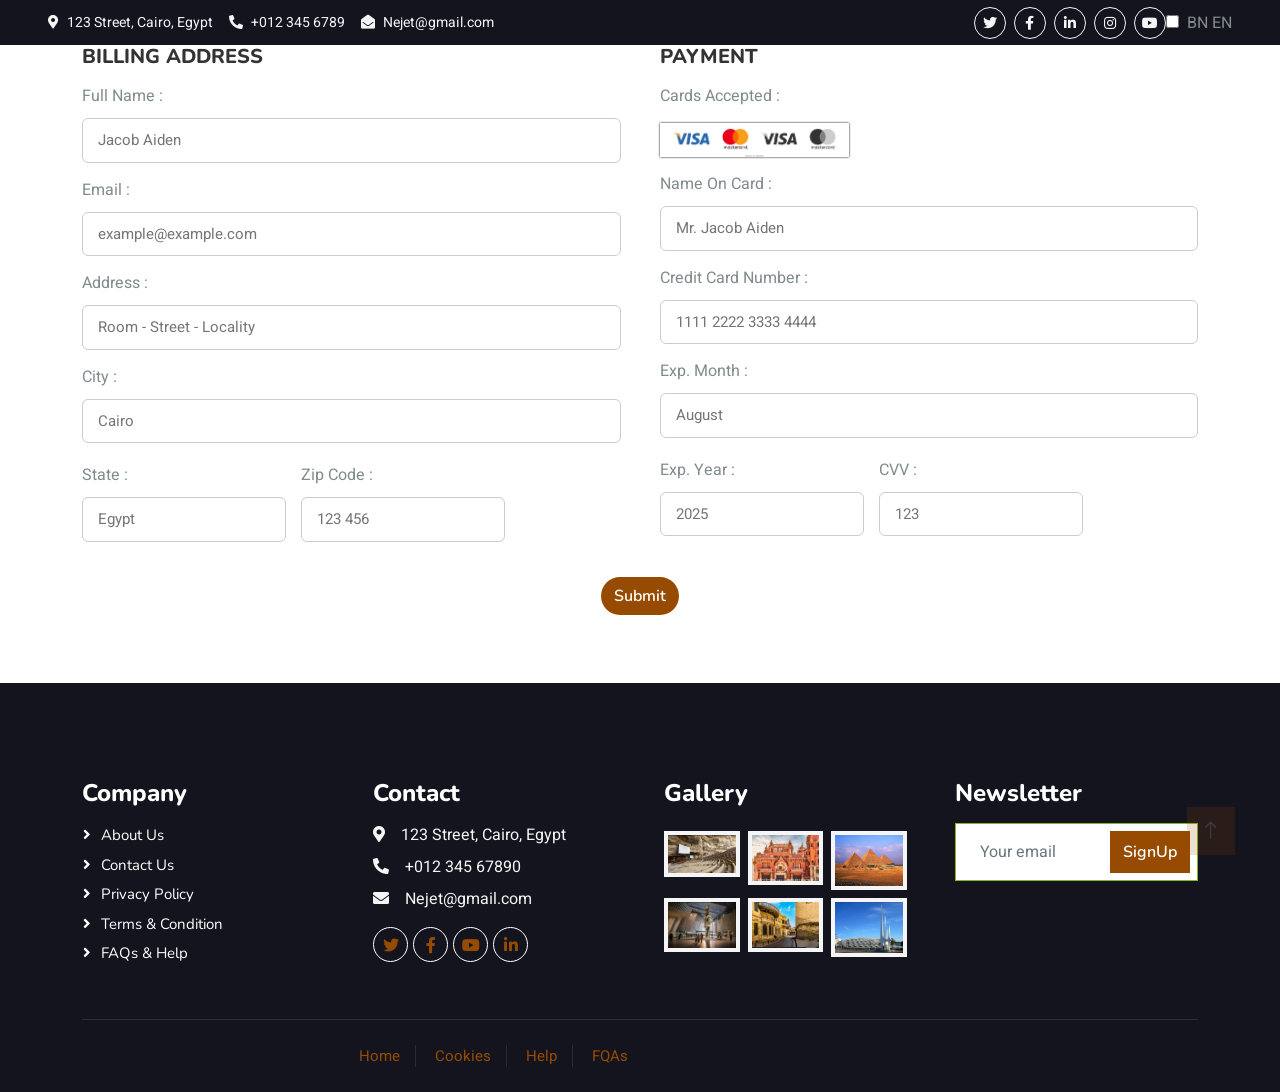
<file: payment.html>
<!DOCTYPE html>
<html lang="en">

<head>
    <meta charset="utf-8">
    <title>Tourist - Travel Agency </title>
    <meta content="width=device-width, initial-scale=1.0" name="viewport">
    <meta content="" name="keywords">
    <meta content="" name="description">

    <!-- Favicon -->
    <link href="img/favicon.ico" rel="icon">

    <!-- Google Web Fonts -->
    <link rel="preconnect" href="https://fonts.googleapis.com">
    <link rel="preconnect" href="https://fonts.gstatic.com" crossorigin>
    <link href="https://fonts.googleapis.com/css2?family=Heebo:wght@400;500;600&family=Nunito:wght@600;700;800&display=swap" rel="stylesheet">

    <!-- Icon Font Stylesheet -->
    <link href="https://cdnjs.cloudflare.com/ajax/libs/font-awesome/5.10.0/css/all.min.css" rel="stylesheet">
    <link href="https://cdn.jsdelivr.net/npm/bootstrap-icons@1.4.1/font/bootstrap-icons.css" rel="stylesheet">

    <!-- Libraries Stylesheet -->
    <link href="lib/animate/animate.min.css" rel="stylesheet">
    <link href="lib/owlcarousel/assets/owl.carousel.min.css" rel="stylesheet">
    <link href="lib/tempusdominus/css/tempusdominus-bootstrap-4.min.css" rel="stylesheet" />

    <!-- Customized Bootstrap Stylesheet -->
    <link href="css/bootstrap.min.css" rel="stylesheet">

    <!-- Template Stylesheet -->
    <link href="css/style.css" rel="stylesheet">
</head>

<body>
    <!-- Spinner Start -->
    <div id="spinner" class="show bg-white position-fixed translate-middle w-100 vh-100 top-50 start-50 d-flex align-items-center justify-content-center">
        <div class="spinner-border text-primary" style="width: 3rem; height: 3rem;" role="status">
            <span class="sr-only">Loading...</span>
        </div>
    </div>
    <!-- Spinner End -->


    <!-- Topbar Start -->
    <div class="container-fluid bg-dark px-5 d-none d-lg-block">
        <div class="row gx-0">
            <div class="col-lg-8 text-center text-lg-start mb-2 mb-lg-0">
                <div class="d-inline-flex align-items-center" style="height: 45px;">
                    <small class="me-3 text-light"><i class="fa fa-map-marker-alt me-2"></i>123 Street, Cairo, Egypt</small>
                    <small class="me-3 text-light"><i class="fa fa-phone-alt me-2"></i>+012 345 6789</small>
                    <small class="text-light"><i class="fa fa-envelope-open me-2"></i>Nejet@gmail.com</small>
                </div>
            </div>
            <div class="col-lg-4 text-center text-lg-end">
                <div class="d-inline-flex align-items-center" style="height: 45px;">
                    <a class="btn btn-sm btn-outline-light btn-sm-square rounded-circle me-2" href=""><i class="fab fa-twitter fw-normal"></i></a>
                    <a class="btn btn-sm btn-outline-light btn-sm-square rounded-circle me-2" href=""><i class="fab fa-facebook-f fw-normal"></i></a>
                    <a class="btn btn-sm btn-outline-light btn-sm-square rounded-circle me-2" href=""><i class="fab fa-linkedin-in fw-normal"></i></a>
                    <a class="btn btn-sm btn-outline-light btn-sm-square rounded-circle me-2" href=""><i class="fab fa-instagram fw-normal"></i></a>
                    <a class="btn btn-sm btn-outline-light btn-sm-square rounded-circle" href=""><i class="fab fa-youtube fw-normal"></i></a>
                    <!-- Language Switch -->
                    <div class="lang-switch">
                        <input id="lang-toggle" class="lang-check-toggle lang-check-toggle-round-flat" type="checkbox">
                        <label for="lang-toggle"></label>
                        <span class="lang-on">BN</span>
                        <span class="lang-off">EN</span>
                    </div>
                </div>
            </div>
        </div>
    </div>
    <!-- Topbar End -->


    <!-- Navbar & Hero Start -->
 
    
    <!-- Navbar & Hero End -->

    <!-- Payment start -->   

    <div class="billing-form container">
        <form action="">
            <div class="row">
                <div class="column">
                    <h3 class="title">Billing Address</h3>
                    <div class="input-box">
                        <span>Full Name :</span>
                        <input type="text" placeholder="Jacob Aiden">
                    </div>
                    <div class="input-box">
                        <span>Email :</span>
                        <input type="email" placeholder="example@example.com">
                    </div>
                    <div class="input-box">
                        <span>Address :</span>
                        <input type="text" placeholder="Room - Street - Locality">
                    </div>
                    <div class="input-box">
                        <span>City :</span>
                        <input type="text" placeholder="Cairo">
                    </div>
    
                    <div class="flex">
                        <div class="input-box">
                            <span>State :</span>
                            <input type="text" placeholder="Egypt">
                        </div>
                        <div class="input-box">
                            <span>Zip Code :</span>
                            <input type="number" placeholder="123 456">
                        </div>
                    </div>
                </div>
    
                <div class="column">
                    <h3 class="title">Payment</h3>
                    <div class="input-box">
                        <span>Cards Accepted :</span>
                        <img src="./PaymentCard.webp" alt="">
                    </div>
                    <div class="input-box">
                        <span>Name On Card :</span>
                        <input type="text" placeholder="Mr. Jacob Aiden">
                    </div>
                    <div class="input-box">
                        <span>Credit Card Number :</span>
                        <input type="number" placeholder="1111 2222 3333 4444">
                    </div>
                    <div class="input-box">
                        <span>Exp. Month :</span>
                        <input type="text" placeholder="August">
                    </div>
                
                    <div class="flex">
                        <div class="input-box">
                            <span>Exp. Year :</span>
                            <input type="number" placeholder="2025">
                        </div>
                        <div class="input-box">
                            <span>CVV :</span>
                            <input type="number" placeholder="123">
                        </div>
                    </div>
                </div>
            </div>
            
        </form>
    </div>
    <div class="unique-wrapper">
        <form id="uniqueForm">
            <button type="submit" class="btn" style="background-color: #964B00; border-radius: 30px 30px 30px 30px; color: white;">Submit</button>
        </form>
    
        <div class="unique-check" id="uniqueCheckMark"></div>
        <div class="unique-message" id="uniqueEmailMessage">The Email Has Sent Please Check Inbox</div>
      </div>
    
      <script>
        document.getElementById('uniqueForm').addEventListener('submit', function(event) {
          event.preventDefault(); // Stop form from submitting normally
          document.getElementById('uniqueCheckMark').classList.add('unique-show');
          document.getElementById('uniqueEmailMessage').classList.add('unique-show');
        });
      </script>
    <!-- Payment End -->   

       <!-- Footer Start -->
<div class="container-fluid bg-dark text-light footer pt-5 mt-5 wow fadeIn" data-wow-delay="0.1s">
    <div class="container py-5">
        <div class="row g-5">
            <div class="col-lg-3 col-md-6">
                <h4 class="text-white mb-3">Company</h4>
                <a class="btn btn-link" href="">About Us</a>
                <a class="btn btn-link" href="">Contact Us</a>
                <a class="btn btn-link" href="">Privacy Policy</a>
                <a class="btn btn-link" href="">Terms & Condition</a>
                <a class="btn btn-link" href="">FAQs & Help</a>
            </div>
            <div class="col-lg-3 col-md-6">
                <h4 class="text-white mb-3">Contact</h4>
                <p class="mb-2"><i class="fa fa-map-marker-alt me-3"></i>123 Street, Cairo, Egypt</p>
                <p class="mb-2"><i class="fa fa-phone-alt me-3"></i>+012 345 67890</p>
                <p class="mb-2"><i class="fa fa-envelope me-3"></i>Nejet@gmail.com</p>
                <div class="d-flex pt-2">
                    <a class="btn btn-outline-light btn-social" href=""><i class="fab fa-twitter"></i></a>
                    <a class="btn btn-outline-light btn-social" href=""><i class="fab fa-facebook-f"></i></a>
                    <a class="btn btn-outline-light btn-social" href=""><i class="fab fa-youtube"></i></a>
                    <a class="btn btn-outline-light btn-social" href=""><i class="fab fa-linkedin-in"></i></a>
                </div>
            </div>
            <div class="col-lg-3 col-md-6">
                <h4 class="text-white mb-3">Gallery</h4>
                <div class="row g-2 pt-2">
                    <div class="col-4">
                        <img class="img-fluid bg-light p-1" src="./imageOne.jpg" alt="">
                    </div>
                    <div class="col-4">
                        <img class="img-fluid bg-light p-1" src="./imageTwo.jpg" alt="">
                    </div>
                    <div class="col-4">
                        <img class="img-fluid bg-light p-1" src="./imageThree.jpg" alt="">
                    </div>
                    <div class="col-4">
                        <img class="img-fluid bg-light p-1" src="./imageFour.jpg" alt="">
                    </div>
                    <div class="col-4">
                        <img class="img-fluid bg-light p-1" src="./imageFive.jpg" alt="">
                    </div>
                    <div class="col-4">
                        <img class="img-fluid bg-light p-1" src="./imageSix.jpg" alt="">
                    </div>
                </div>
            </div>
            <div class="col-lg-3 col-md-6">
                <h4 class="text-white mb-3">Newsletter</h4>
                
                <div class="position-relative mx-auto" style="max-width: 400px;">
                    <input class="form-control border-primary w-100 py-3 ps-4 pe-5" type="text" placeholder="Your email">
                    <button type="button" class="btn btn-primary py-2 position-absolute top-0 end-0 mt-2 me-2" style="background-color: #964B00; border-color: #964B00;">SignUp</button>
                </div>
            </div>
        </div>
    </div>
    <div class="container">
        <div class="copyright">
            <div class="row">

                <div class="col-md-6 text-center text-md-end">
                    <div class="footer-menu">
                        <a href="">Home</a>
                        <a href="">Cookies</a>
                        <a href="">Help</a>
                        <a href="">FQAs</a>
                    </div>
                </div>
            </div>
        </div>
    </div>
</div>
<!-- Footer End -->
    
    
        <!-- Back to Top -->
        <a href="#" class="btn btn-lg btn-lg-square back-to-top" style="background-color: #964B00; border-color: #964B00;">
            <i class="bi bi-arrow-up" style="color: white;"></i>
        </a>

    <!-- JavaScript Libraries -->
    <script src="https://code.jquery.com/jquery-3.4.1.min.js"></script>
    <script src="https://cdn.jsdelivr.net/npm/bootstrap@5.0.0/dist/js/bootstrap.bundle.min.js"></script>
    <script src="lib/wow/wow.min.js"></script>
    <script src="lib/easing/easing.min.js"></script>
    <script src="lib/waypoints/waypoints.min.js"></script>
    <script src="lib/owlcarousel/owl.carousel.min.js"></script>
    <script src="lib/tempusdominus/js/moment.min.js"></script>
    <script src="lib/tempusdominus/js/moment-timezone.min.js"></script>
    <script src="lib/tempusdominus/js/tempusdominus-bootstrap-4.min.js"></script>

    <!-- Template Javascript -->
    <script src="js/main.js"></script>
</body>

</html>
</file>
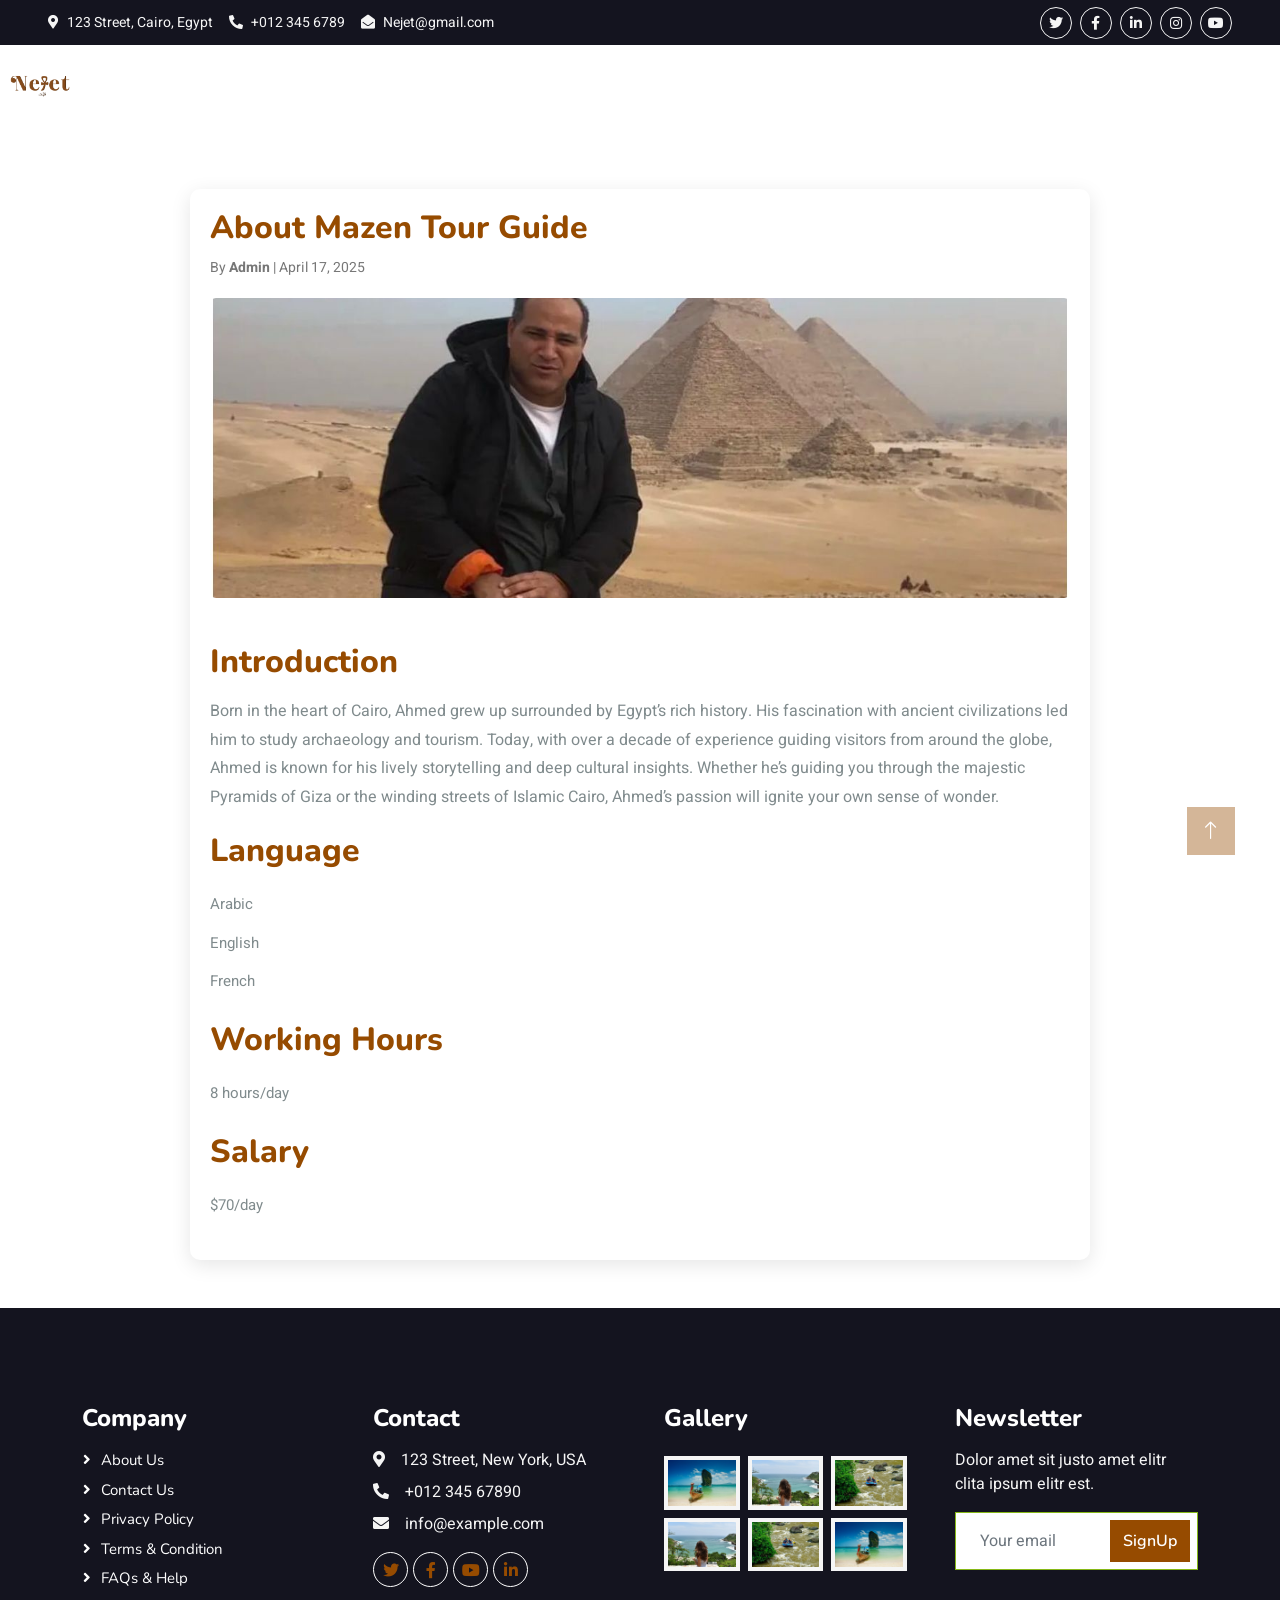
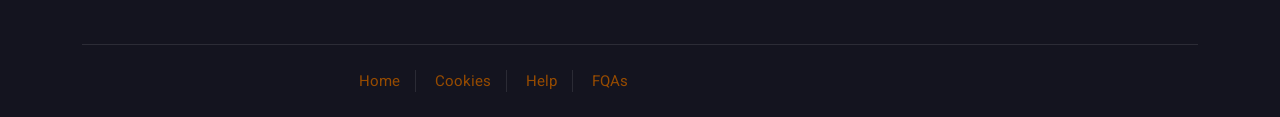
<file: Portfilio1.html>
<!DOCTYPE html>
<html lang="en">

<head>
    <meta charset="utf-8">
    <title>Tourist - Travel Agency</title>
    <meta content="width=device-width, initial-scale=1.0" name="viewport">
    <meta content="" name="keywords">
    <meta content="" name="description">

    <!-- Favicon -->
    <link href="img/favicon.ico" rel="icon">

    <!-- Google Web Fonts -->
    <link rel="preconnect" href="https://fonts.googleapis.com">
    <link rel="preconnect" href="https://fonts.gstatic.com" crossorigin>
    <link href="https://fonts.googleapis.com/css2?family=Heebo:wght@400;500;600&family=Nunito:wght@600;700;800&display=swap" rel="stylesheet">

    <!-- Icon Font Stylesheet -->
    <link href="https://cdnjs.cloudflare.com/ajax/libs/font-awesome/5.10.0/css/all.min.css" rel="stylesheet">
    <link href="https://cdn.jsdelivr.net/npm/bootstrap-icons@1.4.1/font/bootstrap-icons.css" rel="stylesheet">

    <!-- Libraries Stylesheet -->
    <link href="lib/animate/animate.min.css" rel="stylesheet">
    <link href="lib/owlcarousel/assets/owl.carousel.min.css" rel="stylesheet">
    <link href="lib/tempusdominus/css/tempusdominus-bootstrap-4.min.css" rel="stylesheet" />

    <!-- Customized Bootstrap Stylesheet -->
    <link href="css/bootstrap.min.css" rel="stylesheet">

    <!-- Template Stylesheet -->
    <link href="css/style.css" rel="stylesheet">
</head>

<body>
    <!-- Spinner Start -->
    <div id="spinner" class="show bg-white position-fixed translate-middle w-100 vh-100 top-50 start-50 d-flex align-items-center justify-content-center">
        <div class="spinner-border text-primary" style="width: 3rem; height: 3rem;" role="status">
            <span class="sr-only">Loading...</span>
        </div>
    </div>
    <!-- Spinner End -->


    <!-- Topbar Start -->
    <div class="container-fluid bg-dark px-5 d-none d-lg-block">
        <div class="row gx-0">
            <div class="col-lg-8 text-center text-lg-start mb-2 mb-lg-0">
                <div class="d-inline-flex align-items-center" style="height: 45px;">
                    <small class="me-3 text-light"><i class="fa fa-map-marker-alt me-2"></i>123 Street, Cairo, Egypt</small>
                    <small class="me-3 text-light"><i class="fa fa-phone-alt me-2"></i>+012 345 6789</small>
                    <small class="text-light"><i class="fa fa-envelope-open me-2"></i>Nejet@gmail.com</small>
                </div>
            </div>
            <div class="col-lg-4 text-center text-lg-end">
                <div class="d-inline-flex align-items-center" style="height: 45px;">
                    <a class="btn btn-sm btn-outline-light btn-sm-square rounded-circle me-2" href=""><i class="fab fa-twitter fw-normal"></i></a>
                    <a class="btn btn-sm btn-outline-light btn-sm-square rounded-circle me-2" href=""><i class="fab fa-facebook-f fw-normal"></i></a>
                    <a class="btn btn-sm btn-outline-light btn-sm-square rounded-circle me-2" href=""><i class="fab fa-linkedin-in fw-normal"></i></a>
                    <a class="btn btn-sm btn-outline-light btn-sm-square rounded-circle me-2" href=""><i class="fab fa-instagram fw-normal"></i></a>
                    <a class="btn btn-sm btn-outline-light btn-sm-square rounded-circle" href=""><i class="fab fa-youtube fw-normal"></i></a>
                </div>
            </div>
        </div>
    </div>
    <!-- Topbar End -->


    <!-- Navbar & Hero Start -->
    <div class="container-fluid position-relative p-0">
        <nav class="Nejet-nav">
            <div class="Nejet-nav-logo">
              <img src="./logoO.png" alt="Pharaoh Logo" style="height: 80px;">
            </div>
            <div class="kemet-nav-menu">
              <a href="index.html">Home</a>
              <a href="about.html">About</a>
              <a href="service.html">Services</a>
              <a href="package.html">Packages</a>
              <a href="contact.html">Contact</a>
              <a href="#" class="Nejet-btn">Register</a>
            </div>
          </nav>
    </div>
    <!-- Navbar & Hero End -->

    <!-- ReadMore start -->   
<body>

    <div class="kemet-blog-container">
      <h1 class="kemet-blog-title">About Mazen Tour Guide</h1>
      <p class="kemet-blog-meta">By <strong>Admin</strong> | April 17, 2025</p>
      <img src="./Tone.jpg" alt="Egypt Adventure" class="kemet-blog-image">
  
      <div class="kemet-blog-content">
        
        <h2>Introduction</h2>
        <p>
          Born in the heart of Cairo, Ahmed grew up surrounded by Egypt’s rich history. His fascination with ancient civilizations led him to study archaeology and tourism. Today, with over a decade of experience guiding visitors from around the globe, Ahmed is known for his lively storytelling and deep cultural insights. Whether he’s guiding you through the majestic Pyramids of Giza or the winding streets of Islamic Cairo, Ahmed’s passion will ignite your own sense of wonder.
        </p>
  
        <h2>Language</h2>
        <ul>
          <li>Arabic</li>
          <li>English</li>
          <li>French</li>
        </ul>
  
        <h2>Working Hours</h2>
        <ul>
          <li>8 hours/day</li>
        </ul>
  
        <h2>Salary</h2>
        <ul>
          <li>$70/day</li>
        </ul>
  
      </div>
    </div>
  
  <!-- ReadMore End -->  
  
        <!-- Footer Start -->
        <div class="container-fluid bg-dark text-light footer pt-5 mt-5 wow fadeIn" data-wow-delay="0.1s">
            <div class="container py-5">
                <div class="row g-5">
                    <div class="col-lg-3 col-md-6">
                        <h4 class="text-white mb-3">Company</h4>
                        <a class="btn btn-link" href="">About Us</a>
                        <a class="btn btn-link" href="">Contact Us</a>
                        <a class="btn btn-link" href="">Privacy Policy</a>
                        <a class="btn btn-link" href="">Terms & Condition</a>
                        <a class="btn btn-link" href="">FAQs & Help</a>
                    </div>
                    <div class="col-lg-3 col-md-6">
                        <h4 class="text-white mb-3">Contact</h4>
                        <p class="mb-2"><i class="fa fa-map-marker-alt me-3"></i>123 Street, New York, USA</p>
                        <p class="mb-2"><i class="fa fa-phone-alt me-3"></i>+012 345 67890</p>
                        <p class="mb-2"><i class="fa fa-envelope me-3"></i>info@example.com</p>
                        <div class="d-flex pt-2">
                            <a class="btn btn-outline-light btn-social" href=""><i class="fab fa-twitter"></i></a>
                            <a class="btn btn-outline-light btn-social" href=""><i class="fab fa-facebook-f"></i></a>
                            <a class="btn btn-outline-light btn-social" href=""><i class="fab fa-youtube"></i></a>
                            <a class="btn btn-outline-light btn-social" href=""><i class="fab fa-linkedin-in"></i></a>
                        </div>
                    </div>
                    <div class="col-lg-3 col-md-6">
                        <h4 class="text-white mb-3">Gallery</h4>
                        <div class="row g-2 pt-2">
                            <div class="col-4">
                                <img class="img-fluid bg-light p-1" src="img/package-1.jpg" alt="">
                            </div>
                            <div class="col-4">
                                <img class="img-fluid bg-light p-1" src="img/package-2.jpg" alt="">
                            </div>
                            <div class="col-4">
                                <img class="img-fluid bg-light p-1" src="img/package-3.jpg" alt="">
                            </div>
                            <div class="col-4">
                                <img class="img-fluid bg-light p-1" src="img/package-2.jpg" alt="">
                            </div>
                            <div class="col-4">
                                <img class="img-fluid bg-light p-1" src="img/package-3.jpg" alt="">
                            </div>
                            <div class="col-4">
                                <img class="img-fluid bg-light p-1" src="img/package-1.jpg" alt="">
                            </div>
                        </div>
                    </div>
                    <div class="col-lg-3 col-md-6">
                        <h4 class="text-white mb-3">Newsletter</h4>
                        <p>Dolor amet sit justo amet elitr clita ipsum elitr est.</p>
                        <div class="position-relative mx-auto" style="max-width: 400px;">
                            <input class="form-control border-primary w-100 py-3 ps-4 pe-5" type="text" placeholder="Your email">
                            <button type="button" class="btn btn-primary py-2 position-absolute top-0 end-0 mt-2 me-2" style="background-color: #964B00; border-color: #964B00;">SignUp</button>
    
                        </div>
                    </div>
                </div>
            </div>
            <div class="container">
                <div class="copyright">
                    <div class="row">
                        
                        <div class="col-md-6 text-center text-md-end">
                            <div class="footer-menu">
                                <a href="">Home</a>
                                <a href="">Cookies</a>
                                <a href="">Help</a>
                                <a href="">FQAs</a>
                            </div>
                        </div>
                    </div>
                </div>
            </div>
        </div>
        <!-- Footer End -->
    
    
        <!-- Back to Top -->
        <a href="#" class="btn btn-lg btn-lg-square back-to-top" style="background-color: #964B00; border-color: #964B00;">
            <i class="bi bi-arrow-up" style="color: white;"></i>
        </a>

    <!-- JavaScript Libraries -->
    <script src="https://code.jquery.com/jquery-3.4.1.min.js"></script>
    <script src="https://cdn.jsdelivr.net/npm/bootstrap@5.0.0/dist/js/bootstrap.bundle.min.js"></script>
    <script src="lib/wow/wow.min.js"></script>
    <script src="lib/easing/easing.min.js"></script>
    <script src="lib/waypoints/waypoints.min.js"></script>
    <script src="lib/owlcarousel/owl.carousel.min.js"></script>
    <script src="lib/tempusdominus/js/moment.min.js"></script>
    <script src="lib/tempusdominus/js/moment-timezone.min.js"></script>
    <script src="lib/tempusdominus/js/tempusdominus-bootstrap-4.min.js"></script>

    <!-- Template Javascript -->
    <script src="js/main.js"></script>
</body>

</html>
</file>
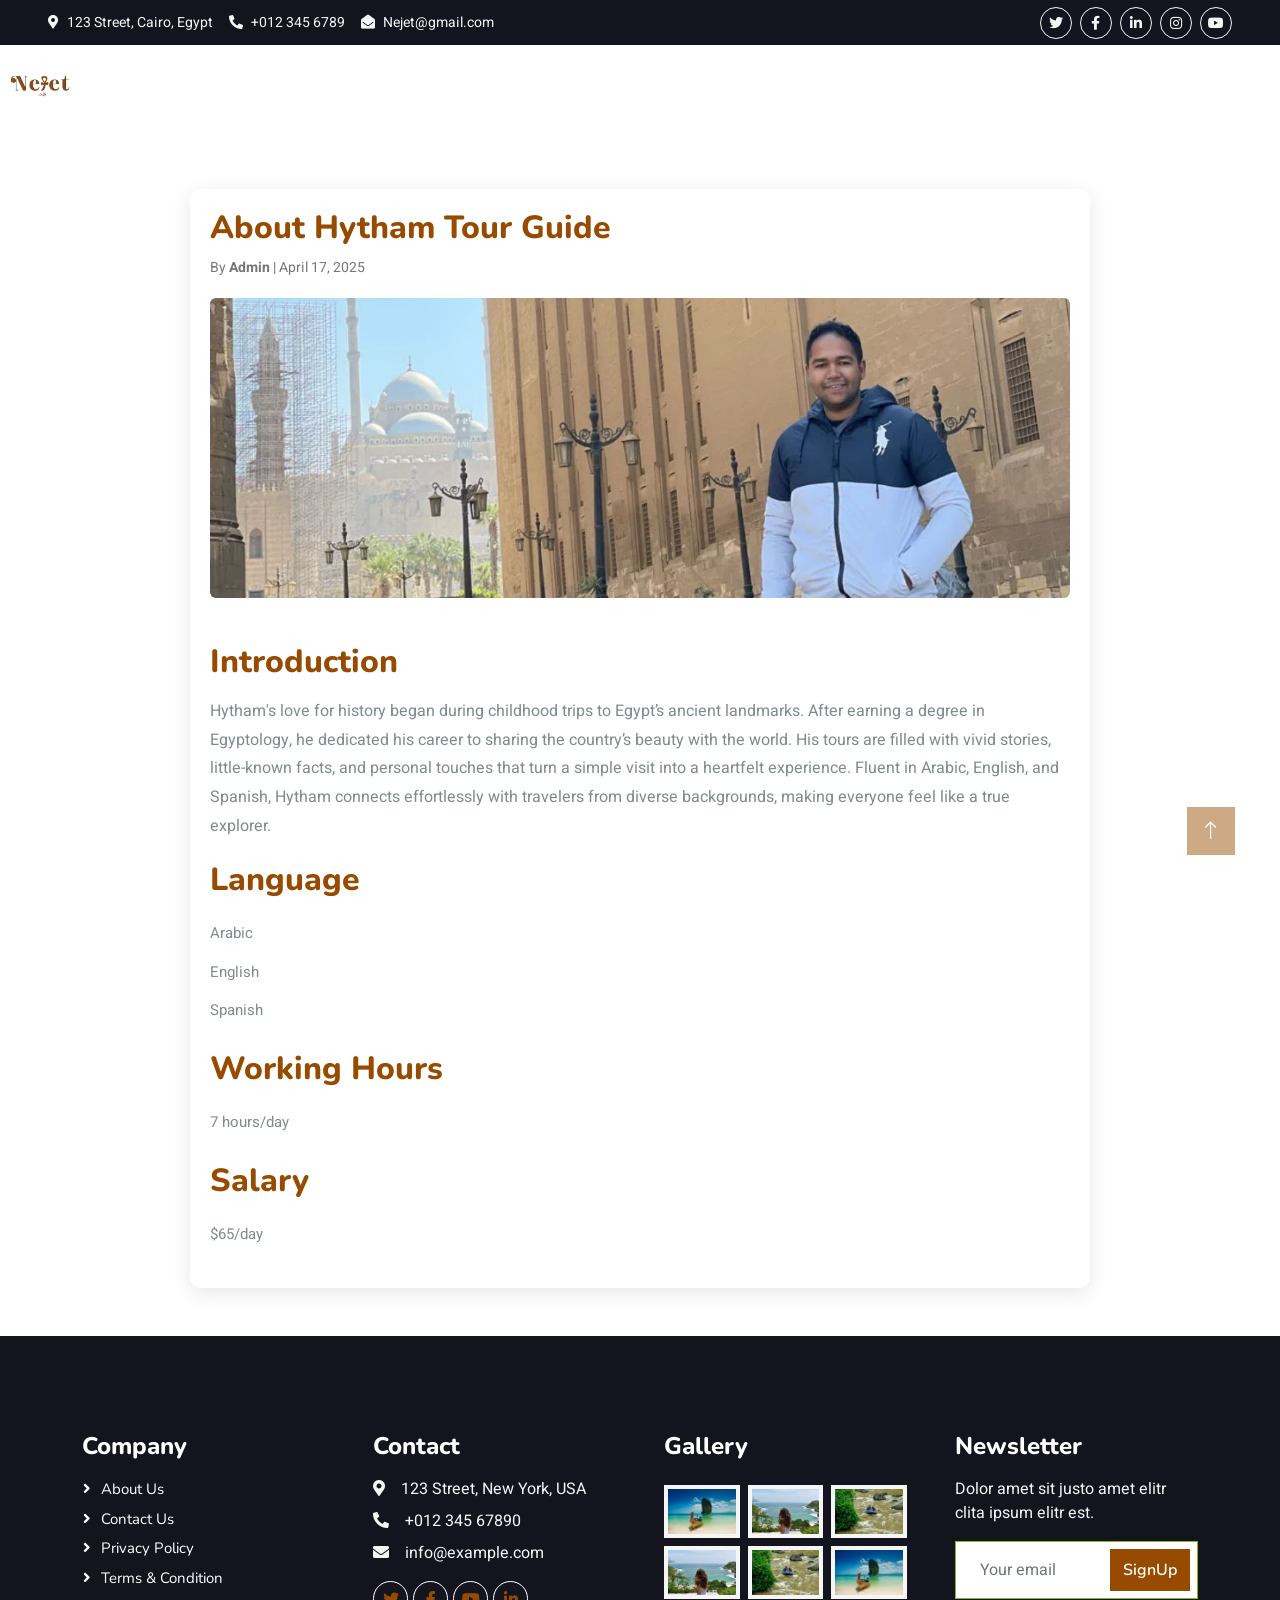
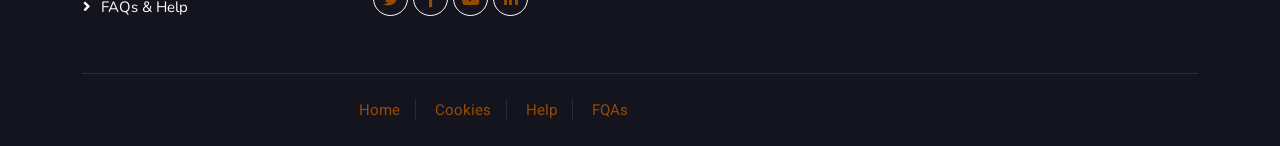
<file: Portfilio2.html>
<!DOCTYPE html>
<html lang="en">

<head>
    <meta charset="utf-8">
    <title>Tourist - Travel Agency</title>
    <meta content="width=device-width, initial-scale=1.0" name="viewport">
    <meta content="" name="keywords">
    <meta content="" name="description">

    <!-- Favicon -->
    <link href="img/favicon.ico" rel="icon">

    <!-- Google Web Fonts -->
    <link rel="preconnect" href="https://fonts.googleapis.com">
    <link rel="preconnect" href="https://fonts.gstatic.com" crossorigin>
    <link href="https://fonts.googleapis.com/css2?family=Heebo:wght@400;500;600&family=Nunito:wght@600;700;800&display=swap" rel="stylesheet">

    <!-- Icon Font Stylesheet -->
    <link href="https://cdnjs.cloudflare.com/ajax/libs/font-awesome/5.10.0/css/all.min.css" rel="stylesheet">
    <link href="https://cdn.jsdelivr.net/npm/bootstrap-icons@1.4.1/font/bootstrap-icons.css" rel="stylesheet">

    <!-- Libraries Stylesheet -->
    <link href="lib/animate/animate.min.css" rel="stylesheet">
    <link href="lib/owlcarousel/assets/owl.carousel.min.css" rel="stylesheet">
    <link href="lib/tempusdominus/css/tempusdominus-bootstrap-4.min.css" rel="stylesheet" />

    <!-- Customized Bootstrap Stylesheet -->
    <link href="css/bootstrap.min.css" rel="stylesheet">

    <!-- Template Stylesheet -->
    <link href="css/style.css" rel="stylesheet">
</head>

<body>
    <!-- Spinner Start -->
    <div id="spinner" class="show bg-white position-fixed translate-middle w-100 vh-100 top-50 start-50 d-flex align-items-center justify-content-center">
        <div class="spinner-border text-primary" style="width: 3rem; height: 3rem;" role="status">
            <span class="sr-only">Loading...</span>
        </div>
    </div>
    <!-- Spinner End -->


    <!-- Topbar Start -->
    <div class="container-fluid bg-dark px-5 d-none d-lg-block">
        <div class="row gx-0">
            <div class="col-lg-8 text-center text-lg-start mb-2 mb-lg-0">
                <div class="d-inline-flex align-items-center" style="height: 45px;">
                    <small class="me-3 text-light"><i class="fa fa-map-marker-alt me-2"></i>123 Street, Cairo, Egypt</small>
                    <small class="me-3 text-light"><i class="fa fa-phone-alt me-2"></i>+012 345 6789</small>
                    <small class="text-light"><i class="fa fa-envelope-open me-2"></i>Nejet@gmail.com</small>
                </div>
            </div>
            <div class="col-lg-4 text-center text-lg-end">
                <div class="d-inline-flex align-items-center" style="height: 45px;">
                    <a class="btn btn-sm btn-outline-light btn-sm-square rounded-circle me-2" href=""><i class="fab fa-twitter fw-normal"></i></a>
                    <a class="btn btn-sm btn-outline-light btn-sm-square rounded-circle me-2" href=""><i class="fab fa-facebook-f fw-normal"></i></a>
                    <a class="btn btn-sm btn-outline-light btn-sm-square rounded-circle me-2" href=""><i class="fab fa-linkedin-in fw-normal"></i></a>
                    <a class="btn btn-sm btn-outline-light btn-sm-square rounded-circle me-2" href=""><i class="fab fa-instagram fw-normal"></i></a>
                    <a class="btn btn-sm btn-outline-light btn-sm-square rounded-circle" href=""><i class="fab fa-youtube fw-normal"></i></a>
                </div>
            </div>
        </div>
    </div>
    <!-- Topbar End -->


    <!-- Navbar & Hero Start -->
    <div class="container-fluid position-relative p-0">
        <nav class="Nejet-nav">
            <div class="Nejet-nav-logo">
              <img src="./logoO.png" alt="Pharaoh Logo" style="height: 80px;">
            </div>
            <div class="kemet-nav-menu">
              <a href="index.html">Home</a>
              <a href="about.html">About</a>
              <a href="service.html">Services</a>
              <a href="package.html">Packages</a>
              <a href="contact.html">Contact</a>
              <a href="#" class="Nejet-btn">Register</a>
            </div>
          </nav>
    </div>
    <!-- Navbar & Hero End -->

    <!-- ReadMore start -->   
    <!-- ReadMore Start -->
<body>

    <div class="kemet-blog-container">
      <h1 class="kemet-blog-title">About Hytham Tour Guide</h1>
      <p class="kemet-blog-meta">By <strong>Admin</strong> | April 17, 2025</p>
      <img src="./ttwo.jpg" alt="Egypt Adventure" class="kemet-blog-image">
  
      <div class="kemet-blog-content">
  
        <h2>Introduction</h2>
        <p>
          Hytham's love for history began during childhood trips to Egypt’s ancient landmarks. After earning a degree in Egyptology, he dedicated his career to sharing the country’s beauty with the world. His tours are filled with vivid stories, little-known facts, and personal touches that turn a simple visit into a heartfelt experience. Fluent in Arabic, English, and Spanish, Hytham connects effortlessly with travelers from diverse backgrounds, making everyone feel like a true explorer.
        </p>
  
        <h2>Language</h2>
        <ul>
          <li>Arabic</li>
          <li>English</li>
          <li>Spanish</li>
        </ul>
  
        <h2>Working Hours</h2>
        <ul>
          <li>7 hours/day</li>
        </ul>
  
        <h2>Salary</h2>
        <ul>
          <li>$65/day</li>
        </ul>
  
      </div>
    </div>
  
  <!-- ReadMore End -->
  

        <!-- Footer Start -->
        <div class="container-fluid bg-dark text-light footer pt-5 mt-5 wow fadeIn" data-wow-delay="0.1s">
            <div class="container py-5">
                <div class="row g-5">
                    <div class="col-lg-3 col-md-6">
                        <h4 class="text-white mb-3">Company</h4>
                        <a class="btn btn-link" href="">About Us</a>
                        <a class="btn btn-link" href="">Contact Us</a>
                        <a class="btn btn-link" href="">Privacy Policy</a>
                        <a class="btn btn-link" href="">Terms & Condition</a>
                        <a class="btn btn-link" href="">FAQs & Help</a>
                    </div>
                    <div class="col-lg-3 col-md-6">
                        <h4 class="text-white mb-3">Contact</h4>
                        <p class="mb-2"><i class="fa fa-map-marker-alt me-3"></i>123 Street, New York, USA</p>
                        <p class="mb-2"><i class="fa fa-phone-alt me-3"></i>+012 345 67890</p>
                        <p class="mb-2"><i class="fa fa-envelope me-3"></i>info@example.com</p>
                        <div class="d-flex pt-2">
                            <a class="btn btn-outline-light btn-social" href=""><i class="fab fa-twitter"></i></a>
                            <a class="btn btn-outline-light btn-social" href=""><i class="fab fa-facebook-f"></i></a>
                            <a class="btn btn-outline-light btn-social" href=""><i class="fab fa-youtube"></i></a>
                            <a class="btn btn-outline-light btn-social" href=""><i class="fab fa-linkedin-in"></i></a>
                        </div>
                    </div>
                    <div class="col-lg-3 col-md-6">
                        <h4 class="text-white mb-3">Gallery</h4>
                        <div class="row g-2 pt-2">
                            <div class="col-4">
                                <img class="img-fluid bg-light p-1" src="img/package-1.jpg" alt="">
                            </div>
                            <div class="col-4">
                                <img class="img-fluid bg-light p-1" src="img/package-2.jpg" alt="">
                            </div>
                            <div class="col-4">
                                <img class="img-fluid bg-light p-1" src="img/package-3.jpg" alt="">
                            </div>
                            <div class="col-4">
                                <img class="img-fluid bg-light p-1" src="img/package-2.jpg" alt="">
                            </div>
                            <div class="col-4">
                                <img class="img-fluid bg-light p-1" src="img/package-3.jpg" alt="">
                            </div>
                            <div class="col-4">
                                <img class="img-fluid bg-light p-1" src="img/package-1.jpg" alt="">
                            </div>
                        </div>
                    </div>
                    <div class="col-lg-3 col-md-6">
                        <h4 class="text-white mb-3">Newsletter</h4>
                        <p>Dolor amet sit justo amet elitr clita ipsum elitr est.</p>
                        <div class="position-relative mx-auto" style="max-width: 400px;">
                            <input class="form-control border-primary w-100 py-3 ps-4 pe-5" type="text" placeholder="Your email">
                            <button type="button" class="btn btn-primary py-2 position-absolute top-0 end-0 mt-2 me-2" style="background-color: #964B00; border-color: #964B00;">SignUp</button>
    
                        </div>
                    </div>
                </div>
            </div>
            <div class="container">
                <div class="copyright">
                    <div class="row">
                        
                        <div class="col-md-6 text-center text-md-end">
                            <div class="footer-menu">
                                <a href="">Home</a>
                                <a href="">Cookies</a>
                                <a href="">Help</a>
                                <a href="">FQAs</a>
                            </div>
                        </div>
                    </div>
                </div>
            </div>
        </div>
        <!-- Footer End -->
    
    
        <!-- Back to Top -->
        <a href="#" class="btn btn-lg btn-lg-square back-to-top" style="background-color: #964B00; border-color: #964B00;">
            <i class="bi bi-arrow-up" style="color: white;"></i>
        </a>

    <!-- JavaScript Libraries -->
    <script src="https://code.jquery.com/jquery-3.4.1.min.js"></script>
    <script src="https://cdn.jsdelivr.net/npm/bootstrap@5.0.0/dist/js/bootstrap.bundle.min.js"></script>
    <script src="lib/wow/wow.min.js"></script>
    <script src="lib/easing/easing.min.js"></script>
    <script src="lib/waypoints/waypoints.min.js"></script>
    <script src="lib/owlcarousel/owl.carousel.min.js"></script>
    <script src="lib/tempusdominus/js/moment.min.js"></script>
    <script src="lib/tempusdominus/js/moment-timezone.min.js"></script>
    <script src="lib/tempusdominus/js/tempusdominus-bootstrap-4.min.js"></script>

    <!-- Template Javascript -->
    <script src="js/main.js"></script>
</body>

</html>
</file>
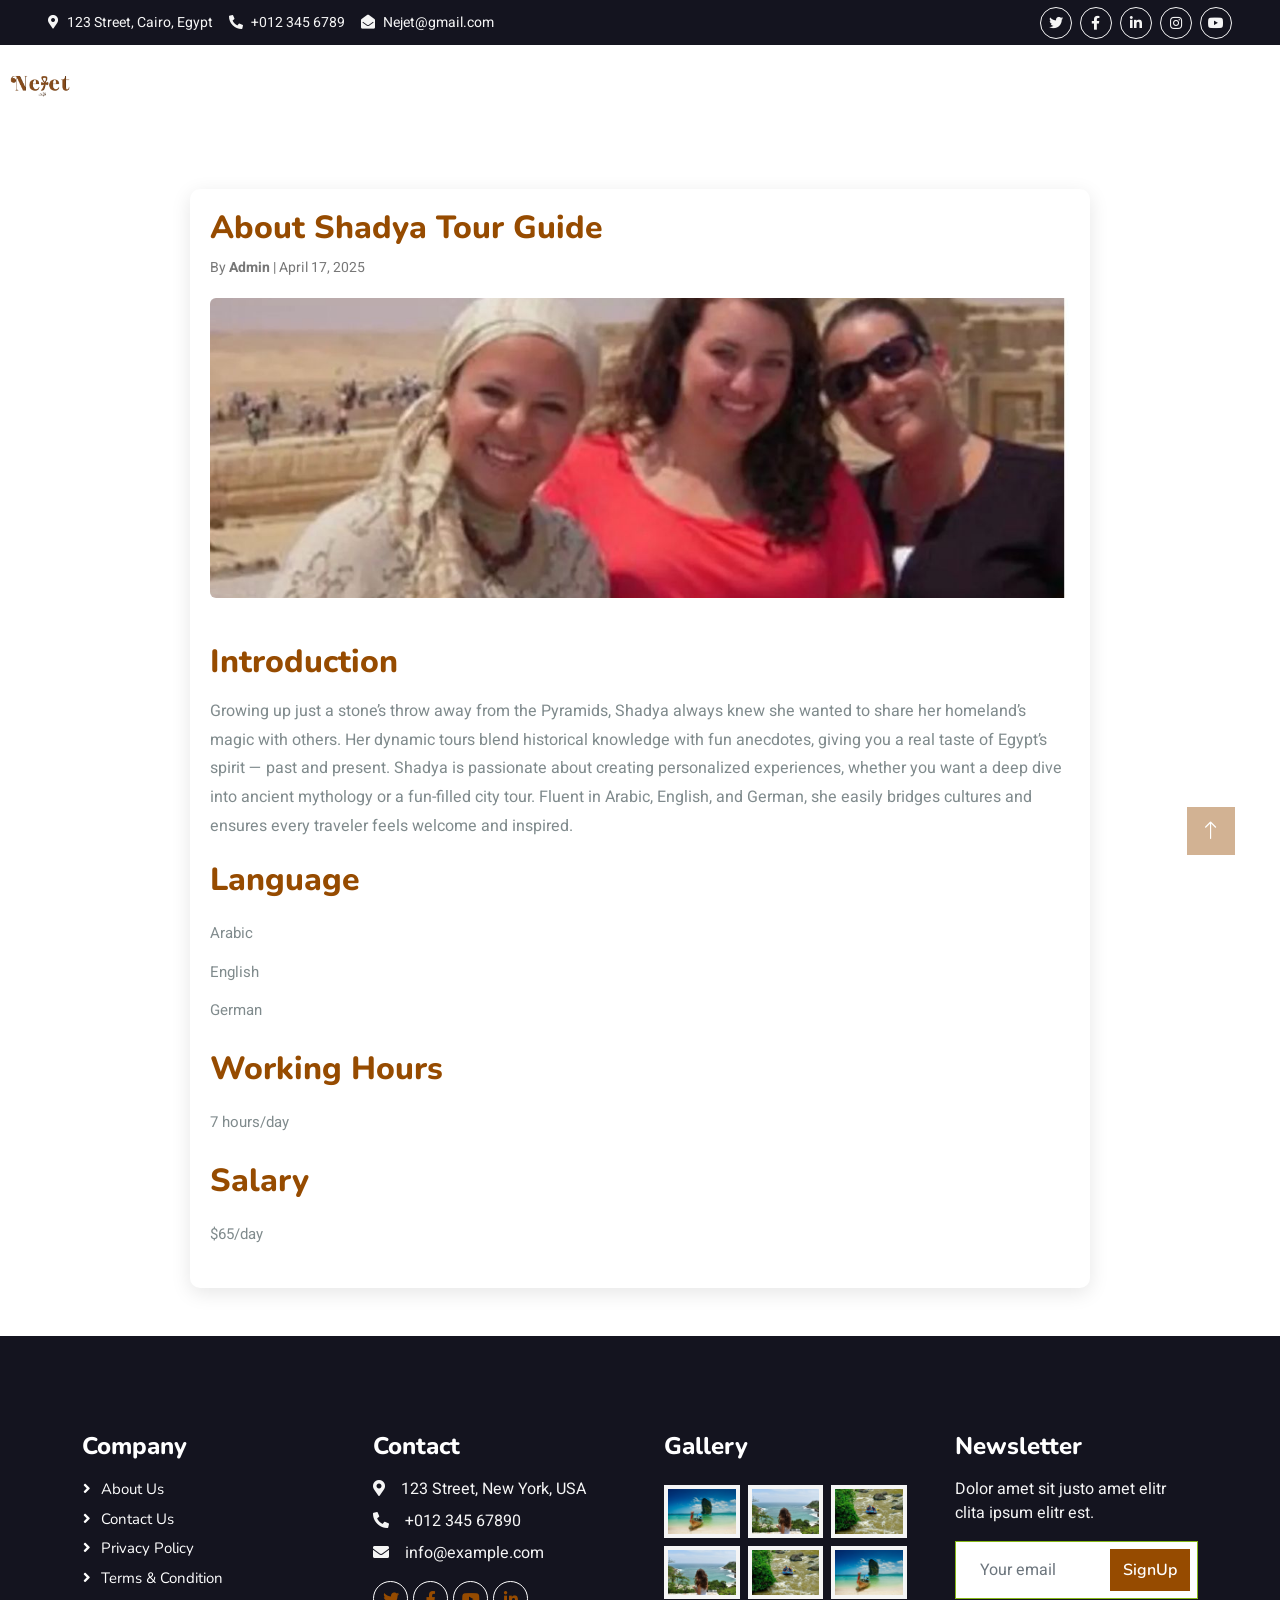
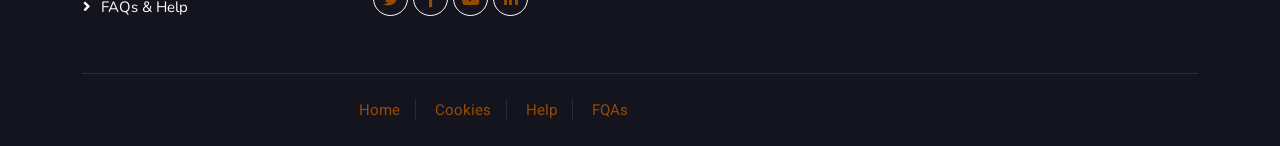
<file: Portfilio3.html>
<!DOCTYPE html>
<html lang="en">

<head>
    <meta charset="utf-8">
    <title>Tourist - Travel Agency</title>
    <meta content="width=device-width, initial-scale=1.0" name="viewport">
    <meta content="" name="keywords">
    <meta content="" name="description">

    <!-- Favicon -->
    <link href="img/favicon.ico" rel="icon">

    <!-- Google Web Fonts -->
    <link rel="preconnect" href="https://fonts.googleapis.com">
    <link rel="preconnect" href="https://fonts.gstatic.com" crossorigin>
    <link href="https://fonts.googleapis.com/css2?family=Heebo:wght@400;500;600&family=Nunito:wght@600;700;800&display=swap" rel="stylesheet">

    <!-- Icon Font Stylesheet -->
    <link href="https://cdnjs.cloudflare.com/ajax/libs/font-awesome/5.10.0/css/all.min.css" rel="stylesheet">
    <link href="https://cdn.jsdelivr.net/npm/bootstrap-icons@1.4.1/font/bootstrap-icons.css" rel="stylesheet">

    <!-- Libraries Stylesheet -->
    <link href="lib/animate/animate.min.css" rel="stylesheet">
    <link href="lib/owlcarousel/assets/owl.carousel.min.css" rel="stylesheet">
    <link href="lib/tempusdominus/css/tempusdominus-bootstrap-4.min.css" rel="stylesheet" />

    <!-- Customized Bootstrap Stylesheet -->
    <link href="css/bootstrap.min.css" rel="stylesheet">

    <!-- Template Stylesheet -->
    <link href="css/style.css" rel="stylesheet">
</head>

<body>
    <!-- Spinner Start -->
    <div id="spinner" class="show bg-white position-fixed translate-middle w-100 vh-100 top-50 start-50 d-flex align-items-center justify-content-center">
        <div class="spinner-border text-primary" style="width: 3rem; height: 3rem;" role="status">
            <span class="sr-only">Loading...</span>
        </div>
    </div>
    <!-- Spinner End -->


    <!-- Topbar Start -->
    <div class="container-fluid bg-dark px-5 d-none d-lg-block">
        <div class="row gx-0">
            <div class="col-lg-8 text-center text-lg-start mb-2 mb-lg-0">
                <div class="d-inline-flex align-items-center" style="height: 45px;">
                    <small class="me-3 text-light"><i class="fa fa-map-marker-alt me-2"></i>123 Street, Cairo, Egypt</small>
                    <small class="me-3 text-light"><i class="fa fa-phone-alt me-2"></i>+012 345 6789</small>
                    <small class="text-light"><i class="fa fa-envelope-open me-2"></i>Nejet@gmail.com</small>
                </div>
            </div>
            <div class="col-lg-4 text-center text-lg-end">
                <div class="d-inline-flex align-items-center" style="height: 45px;">
                    <a class="btn btn-sm btn-outline-light btn-sm-square rounded-circle me-2" href=""><i class="fab fa-twitter fw-normal"></i></a>
                    <a class="btn btn-sm btn-outline-light btn-sm-square rounded-circle me-2" href=""><i class="fab fa-facebook-f fw-normal"></i></a>
                    <a class="btn btn-sm btn-outline-light btn-sm-square rounded-circle me-2" href=""><i class="fab fa-linkedin-in fw-normal"></i></a>
                    <a class="btn btn-sm btn-outline-light btn-sm-square rounded-circle me-2" href=""><i class="fab fa-instagram fw-normal"></i></a>
                    <a class="btn btn-sm btn-outline-light btn-sm-square rounded-circle" href=""><i class="fab fa-youtube fw-normal"></i></a>
                </div>
            </div>
        </div>
    </div>
    <!-- Topbar End -->


    <!-- Navbar & Hero Start -->
    <div class="container-fluid position-relative p-0">
        <nav class="Nejet-nav">
            <div class="Nejet-nav-logo">
              <img src="./logoO.png" alt="Pharaoh Logo" style="height: 80px;">
            </div>
            <div class="kemet-nav-menu">
              <a href="index.html">Home</a>
              <a href="about.html">About</a>
              <a href="service.html">Services</a>
              <a href="package.html">Packages</a>
              <a href="contact.html">Contact</a>
              <a href="#" class="Nejet-btn">Register</a>
            </div>
          </nav>
    </div>
    <!-- Navbar & Hero End -->

    <!-- ReadMore Start -->
<body>

    <div class="kemet-blog-container">
      <h1 class="kemet-blog-title">About Shadya Tour Guide</h1>
      <p class="kemet-blog-meta">By <strong>Admin</strong> | April 17, 2025</p>
      <img src="./tthree.jpg" alt="Egypt Adventure" class="kemet-blog-image">
  
      <div class="kemet-blog-content">
  
        <h2>Introduction</h2>
        <p>
          Growing up just a stone’s throw away from the Pyramids, Shadya always knew she wanted to share her homeland’s magic with others. Her dynamic tours blend historical knowledge with fun anecdotes, giving you a real taste of Egypt’s spirit — past and present. Shadya is passionate about creating personalized experiences, whether you want a deep dive into ancient mythology or a fun-filled city tour. Fluent in Arabic, English, and German, she easily bridges cultures and ensures every traveler feels welcome and inspired.
        </p>
  
        <h2>Language</h2>
        <ul>
          <li>Arabic</li>
          <li>English</li>
          <li>German</li>
        </ul>
  
        <h2>Working Hours</h2>
        <ul>
          <li>7 hours/day</li>
        </ul>
  
        <h2>Salary</h2>
        <ul>
          <li>$65/day</li>
        </ul>
  
      </div>
    </div>
  
  <!-- ReadMore End -->
     

        <!-- Footer Start -->
        <div class="container-fluid bg-dark text-light footer pt-5 mt-5 wow fadeIn" data-wow-delay="0.1s">
            <div class="container py-5">
                <div class="row g-5">
                    <div class="col-lg-3 col-md-6">
                        <h4 class="text-white mb-3">Company</h4>
                        <a class="btn btn-link" href="">About Us</a>
                        <a class="btn btn-link" href="">Contact Us</a>
                        <a class="btn btn-link" href="">Privacy Policy</a>
                        <a class="btn btn-link" href="">Terms & Condition</a>
                        <a class="btn btn-link" href="">FAQs & Help</a>
                    </div>
                    <div class="col-lg-3 col-md-6">
                        <h4 class="text-white mb-3">Contact</h4>
                        <p class="mb-2"><i class="fa fa-map-marker-alt me-3"></i>123 Street, New York, USA</p>
                        <p class="mb-2"><i class="fa fa-phone-alt me-3"></i>+012 345 67890</p>
                        <p class="mb-2"><i class="fa fa-envelope me-3"></i>info@example.com</p>
                        <div class="d-flex pt-2">
                            <a class="btn btn-outline-light btn-social" href=""><i class="fab fa-twitter"></i></a>
                            <a class="btn btn-outline-light btn-social" href=""><i class="fab fa-facebook-f"></i></a>
                            <a class="btn btn-outline-light btn-social" href=""><i class="fab fa-youtube"></i></a>
                            <a class="btn btn-outline-light btn-social" href=""><i class="fab fa-linkedin-in"></i></a>
                        </div>
                    </div>
                    <div class="col-lg-3 col-md-6">
                        <h4 class="text-white mb-3">Gallery</h4>
                        <div class="row g-2 pt-2">
                            <div class="col-4">
                                <img class="img-fluid bg-light p-1" src="img/package-1.jpg" alt="">
                            </div>
                            <div class="col-4">
                                <img class="img-fluid bg-light p-1" src="img/package-2.jpg" alt="">
                            </div>
                            <div class="col-4">
                                <img class="img-fluid bg-light p-1" src="img/package-3.jpg" alt="">
                            </div>
                            <div class="col-4">
                                <img class="img-fluid bg-light p-1" src="img/package-2.jpg" alt="">
                            </div>
                            <div class="col-4">
                                <img class="img-fluid bg-light p-1" src="img/package-3.jpg" alt="">
                            </div>
                            <div class="col-4">
                                <img class="img-fluid bg-light p-1" src="img/package-1.jpg" alt="">
                            </div>
                        </div>
                    </div>
                    <div class="col-lg-3 col-md-6">
                        <h4 class="text-white mb-3">Newsletter</h4>
                        <p>Dolor amet sit justo amet elitr clita ipsum elitr est.</p>
                        <div class="position-relative mx-auto" style="max-width: 400px;">
                            <input class="form-control border-primary w-100 py-3 ps-4 pe-5" type="text" placeholder="Your email">
                            <button type="button" class="btn btn-primary py-2 position-absolute top-0 end-0 mt-2 me-2" style="background-color: #964B00; border-color: #964B00;">SignUp</button>
    
                        </div>
                    </div>
                </div>
            </div>
            <div class="container">
                <div class="copyright">
                    <div class="row">
                        
                        <div class="col-md-6 text-center text-md-end">
                            <div class="footer-menu">
                                <a href="">Home</a>
                                <a href="">Cookies</a>
                                <a href="">Help</a>
                                <a href="">FQAs</a>
                            </div>
                        </div>
                    </div>
                </div>
            </div>
        </div>
        <!-- Footer End -->
    
    
        <!-- Back to Top -->
        <a href="#" class="btn btn-lg btn-lg-square back-to-top" style="background-color: #964B00; border-color: #964B00;">
            <i class="bi bi-arrow-up" style="color: white;"></i>
        </a>

    <!-- JavaScript Libraries -->
    <script src="https://code.jquery.com/jquery-3.4.1.min.js"></script>
    <script src="https://cdn.jsdelivr.net/npm/bootstrap@5.0.0/dist/js/bootstrap.bundle.min.js"></script>
    <script src="lib/wow/wow.min.js"></script>
    <script src="lib/easing/easing.min.js"></script>
    <script src="lib/waypoints/waypoints.min.js"></script>
    <script src="lib/owlcarousel/owl.carousel.min.js"></script>
    <script src="lib/tempusdominus/js/moment.min.js"></script>
    <script src="lib/tempusdominus/js/moment-timezone.min.js"></script>
    <script src="lib/tempusdominus/js/tempusdominus-bootstrap-4.min.js"></script>

    <!-- Template Javascript -->
    <script src="js/main.js"></script>
</body>

</html>
</file>
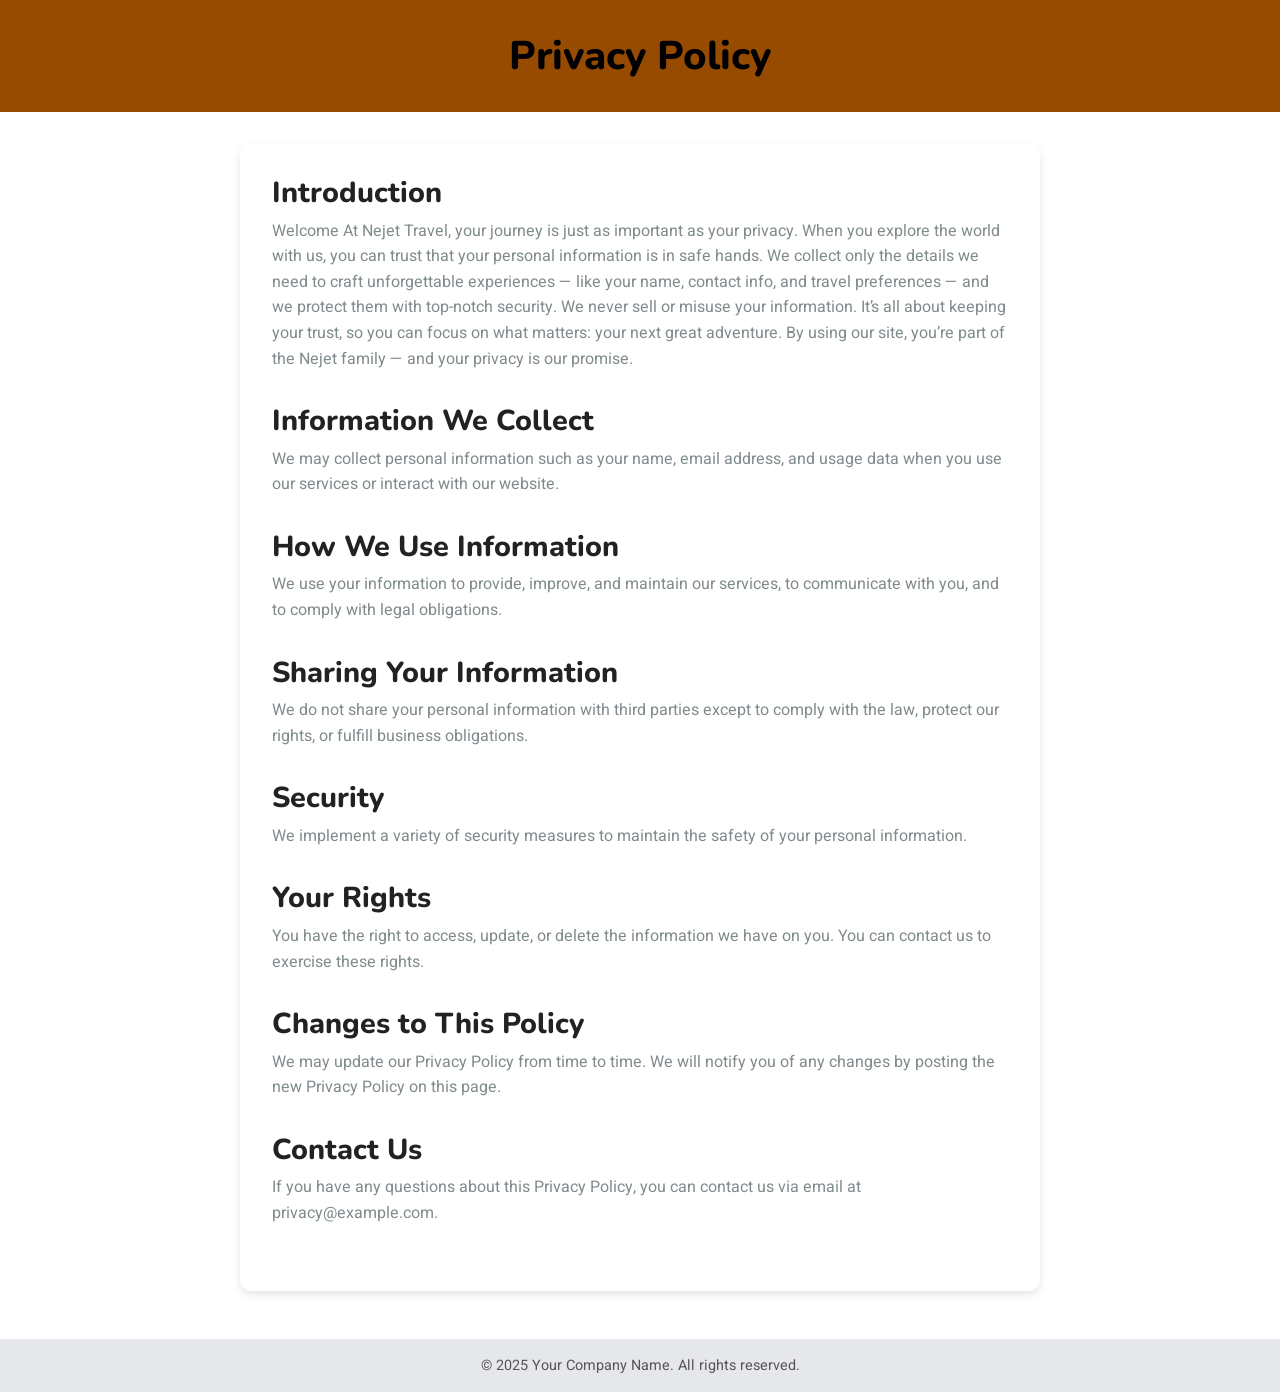
<file: PrivacyPolicy.html>
<!DOCTYPE html>
<html lang="en">

<head>
    <meta charset="utf-8">
    <title>Tourist - Travel Agency</title>
    <meta content="width=device-width, initial-scale=1.0" name="viewport">
    <meta content="" name="keywords">
    <meta content="" name="description">

    <!-- Favicon -->
    <link href="img/favicon.ico" rel="icon">

    <!-- Google Web Fonts -->
    <link rel="preconnect" href="https://fonts.googleapis.com">
    <link rel="preconnect" href="https://fonts.gstatic.com" crossorigin>
    <link href="https://fonts.googleapis.com/css2?family=Heebo:wght@400;500;600&family=Nunito:wght@600;700;800&display=swap" rel="stylesheet">

    <!-- Icon Font Stylesheet -->
    <link href="https://cdnjs.cloudflare.com/ajax/libs/font-awesome/5.10.0/css/all.min.css" rel="stylesheet">
    <link href="https://cdn.jsdelivr.net/npm/bootstrap-icons@1.4.1/font/bootstrap-icons.css" rel="stylesheet">

    <!-- Libraries Stylesheet -->
    <link href="lib/animate/animate.min.css" rel="stylesheet">
    <link href="lib/owlcarousel/assets/owl.carousel.min.css" rel="stylesheet">
    <link href="lib/tempusdominus/css/tempusdominus-bootstrap-4.min.css" rel="stylesheet" />

    <!-- Customized Bootstrap Stylesheet -->
    <link href="css/bootstrap.min.css" rel="stylesheet">

    <!-- Template Stylesheet -->
    <link href="css/style.css" rel="stylesheet">
</head>
<body>
    <header class="privacy-header">
      <h1 class="privacy-title" style="color: black;">Privacy Policy</h1>
    </header>
  
    <main class="privacy-main">
      <section class="privacy-section">
        <h2 class="privacy-subtitle">Introduction</h2>
        <p class="privacy-text">Welcome At Nejet Travel, your journey is just as important as your privacy. When you explore the world with us, you can trust that your personal information is in safe hands. We collect only the details we need to craft unforgettable experiences — like your name, contact info, and travel preferences — and we protect them with top-notch security.
            We never sell or misuse your information. It’s all about keeping your trust, so you can focus on what matters: your next great adventure. By using our site, you’re part of the Nejet family — and your privacy is our promise.</p>
      </section>
  
      <section class="privacy-section">
        <h2 class="privacy-subtitle">Information We Collect</h2>
        <p class="privacy-text">We may collect personal information such as your name, email address, and usage data when you use our services or interact with our website.</p>
      </section>
  
      <section class="privacy-section">
        <h2 class="privacy-subtitle">How We Use Information</h2>
        <p class="privacy-text">We use your information to provide, improve, and maintain our services, to communicate with you, and to comply with legal obligations.</p>
      </section>
  
      <section class="privacy-section">
        <h2 class="privacy-subtitle">Sharing Your Information</h2>
        <p class="privacy-text">We do not share your personal information with third parties except to comply with the law, protect our rights, or fulfill business obligations.</p>
      </section>
  
      <section class="privacy-section">
        <h2 class="privacy-subtitle">Security</h2>
        <p class="privacy-text">We implement a variety of security measures to maintain the safety of your personal information.</p>
      </section>
  
      <section class="privacy-section">
        <h2 class="privacy-subtitle">Your Rights</h2>
        <p class="privacy-text">You have the right to access, update, or delete the information we have on you. You can contact us to exercise these rights.</p>
      </section>
  
      <section class="privacy-section">
        <h2 class="privacy-subtitle">Changes to This Policy</h2>
        <p class="privacy-text">We may update our Privacy Policy from time to time. We will notify you of any changes by posting the new Privacy Policy on this page.</p>
      </section>
  
      <section class="privacy-section">
        <h2 class="privacy-subtitle">Contact Us</h2>
        <p class="privacy-text">If you have any questions about this Privacy Policy, you can contact us via email at privacy@example.com.</p>
      </section>
    </main>
  
    <footer class="privacy-footer">
      &copy; 2025 Your Company Name. All rights reserved.
    </footer>
  </body>
</html>
</file>
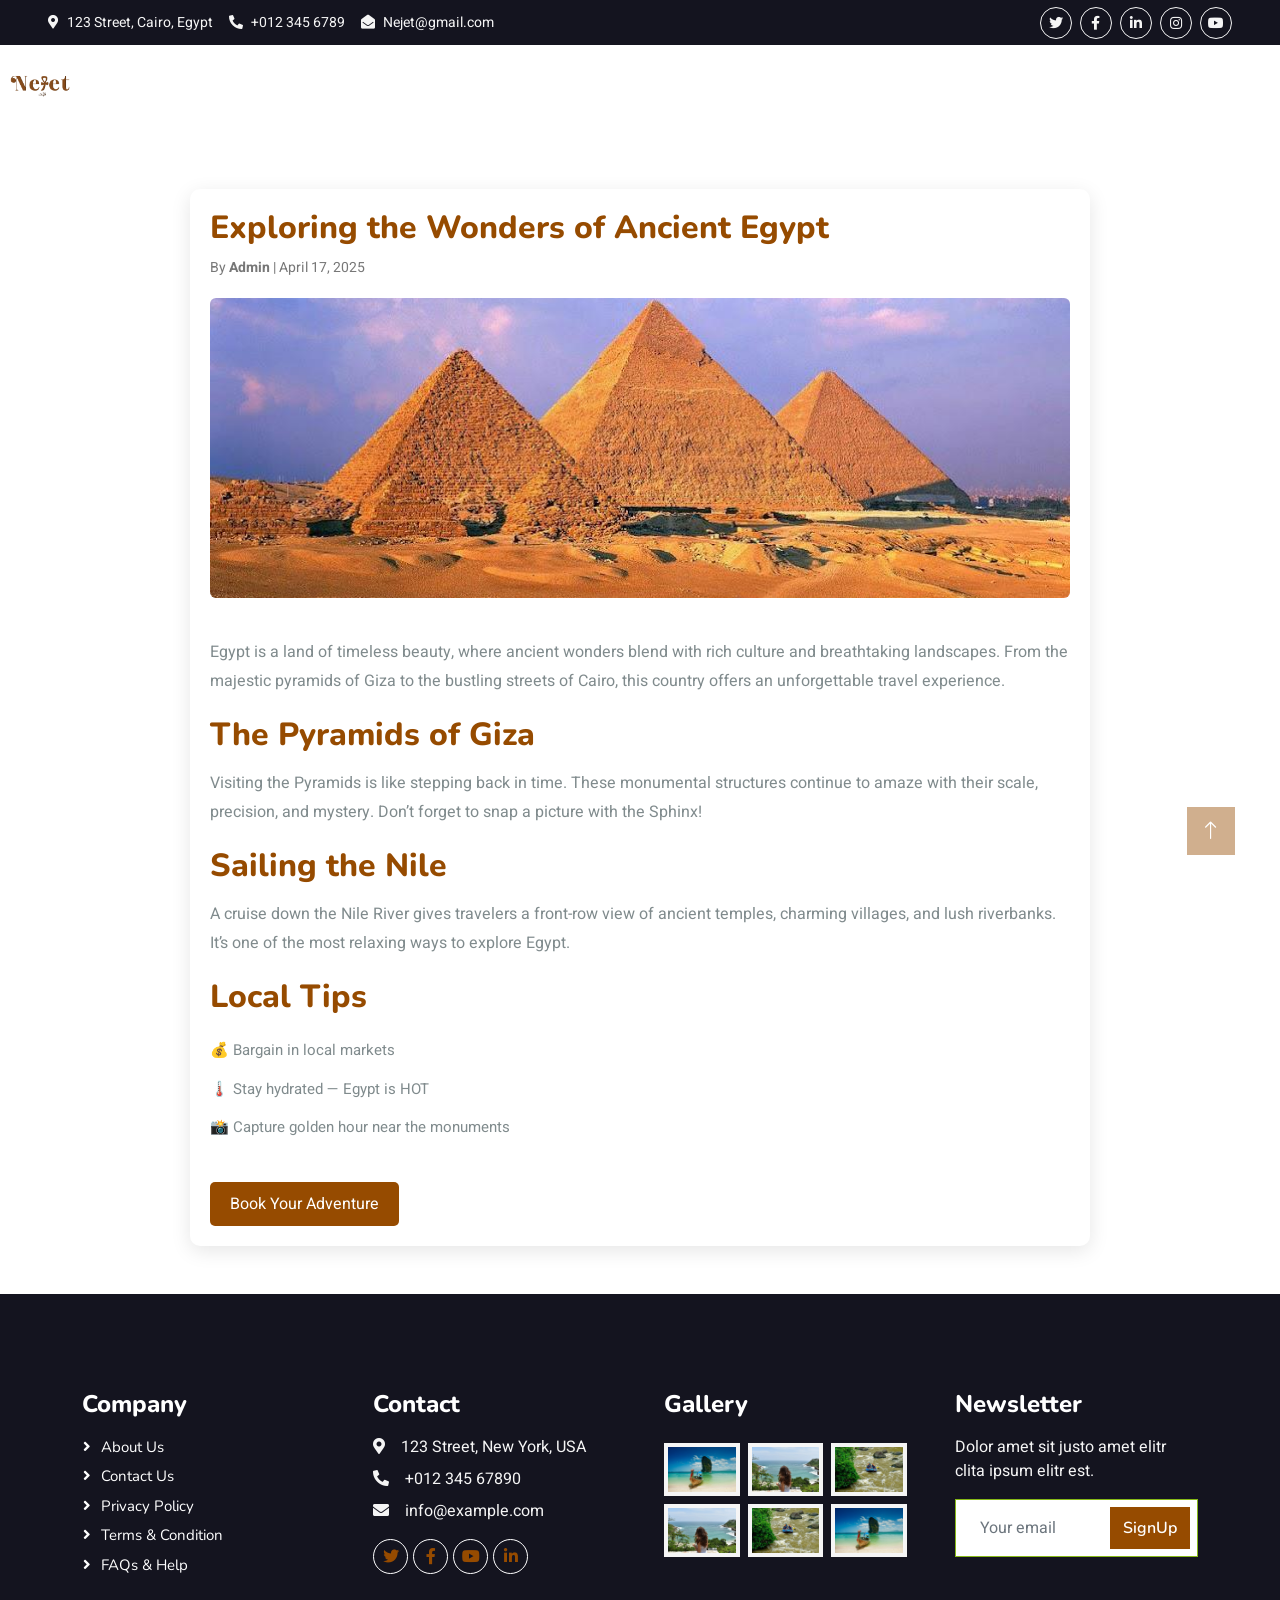
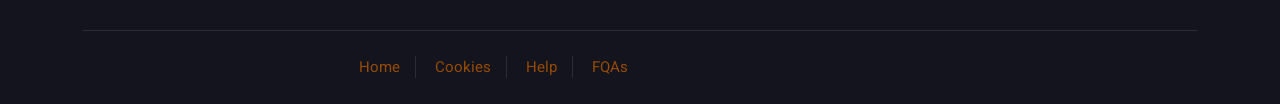
<file: ReadMore.html>
<!DOCTYPE html>
<html lang="en">

<head>
    <meta charset="utf-8">
    <title>Tourist - Travel Agency</title>
    <meta content="width=device-width, initial-scale=1.0" name="viewport">
    <meta content="" name="keywords">
    <meta content="" name="description">

    <!-- Favicon -->
    <link href="img/favicon.ico" rel="icon">

    <!-- Google Web Fonts -->
    <link rel="preconnect" href="https://fonts.googleapis.com">
    <link rel="preconnect" href="https://fonts.gstatic.com" crossorigin>
    <link href="https://fonts.googleapis.com/css2?family=Heebo:wght@400;500;600&family=Nunito:wght@600;700;800&display=swap" rel="stylesheet">

    <!-- Icon Font Stylesheet -->
    <link href="https://cdnjs.cloudflare.com/ajax/libs/font-awesome/5.10.0/css/all.min.css" rel="stylesheet">
    <link href="https://cdn.jsdelivr.net/npm/bootstrap-icons@1.4.1/font/bootstrap-icons.css" rel="stylesheet">

    <!-- Libraries Stylesheet -->
    <link href="lib/animate/animate.min.css" rel="stylesheet">
    <link href="lib/owlcarousel/assets/owl.carousel.min.css" rel="stylesheet">
    <link href="lib/tempusdominus/css/tempusdominus-bootstrap-4.min.css" rel="stylesheet" />

    <!-- Customized Bootstrap Stylesheet -->
    <link href="css/bootstrap.min.css" rel="stylesheet">

    <!-- Template Stylesheet -->
    <link href="css/style.css" rel="stylesheet">
</head>

<body>
    <!-- Spinner Start -->
    <div id="spinner" class="show bg-white position-fixed translate-middle w-100 vh-100 top-50 start-50 d-flex align-items-center justify-content-center">
        <div class="spinner-border text-primary" style="width: 3rem; height: 3rem;" role="status">
            <span class="sr-only">Loading...</span>
        </div>
    </div>
    <!-- Spinner End -->


    <!-- Topbar Start -->
    <div class="container-fluid bg-dark px-5 d-none d-lg-block">
        <div class="row gx-0">
            <div class="col-lg-8 text-center text-lg-start mb-2 mb-lg-0">
                <div class="d-inline-flex align-items-center" style="height: 45px;">
                    <small class="me-3 text-light"><i class="fa fa-map-marker-alt me-2"></i>123 Street, Cairo, Egypt</small>
                    <small class="me-3 text-light"><i class="fa fa-phone-alt me-2"></i>+012 345 6789</small>
                    <small class="text-light"><i class="fa fa-envelope-open me-2"></i>Nejet@gmail.com</small>
                </div>
            </div>
            <div class="col-lg-4 text-center text-lg-end">
                <div class="d-inline-flex align-items-center" style="height: 45px;">
                    <a class="btn btn-sm btn-outline-light btn-sm-square rounded-circle me-2" href=""><i class="fab fa-twitter fw-normal"></i></a>
                    <a class="btn btn-sm btn-outline-light btn-sm-square rounded-circle me-2" href=""><i class="fab fa-facebook-f fw-normal"></i></a>
                    <a class="btn btn-sm btn-outline-light btn-sm-square rounded-circle me-2" href=""><i class="fab fa-linkedin-in fw-normal"></i></a>
                    <a class="btn btn-sm btn-outline-light btn-sm-square rounded-circle me-2" href=""><i class="fab fa-instagram fw-normal"></i></a>
                    <a class="btn btn-sm btn-outline-light btn-sm-square rounded-circle" href=""><i class="fab fa-youtube fw-normal"></i></a>
                </div>
            </div>
        </div>
    </div>
    <!-- Topbar End -->


    <!-- Navbar & Hero Start -->
    <div class="container-fluid position-relative p-0">
        <nav class="Nejet-nav">
            <div class="Nejet-nav-logo">
              <img src="./logoO.png" alt="Pharaoh Logo" style="height: 80px;">
            </div>
            <div class="kemet-nav-menu">
              <a href="index.html">Home</a>
              <a href="about.html">About</a>
              <a href="service.html">Services</a>
              <a href="package.html">Packages</a>
              <a href="contact.html">Contact</a>
              <a href="#" class="Nejet-btn">Register</a>
            </div>
          </nav>
    </div>
    <!-- Navbar & Hero End -->

    <body>

        <div class="kemet-blog-container">
          <h1 class="kemet-blog-title">Exploring the Wonders of Ancient Egypt</h1>
          <p class="kemet-blog-meta">By <strong>Admin</strong> | April 17, 2025</p>
          <img src="./imageThree.jpg" alt="Egypt Adventure" class="kemet-blog-image">
      
          <div class="kemet-blog-content">
            <p>
              Egypt is a land of timeless beauty, where ancient wonders blend with rich culture and breathtaking landscapes. From the majestic pyramids of Giza to the bustling streets of Cairo, this country offers an unforgettable travel experience.
            </p>
      
            <h2>The Pyramids of Giza</h2>
            <p>
              Visiting the Pyramids is like stepping back in time. These monumental structures continue to amaze with their scale, precision, and mystery. Don’t forget to snap a picture with the Sphinx!
            </p>
      
            <h2>Sailing the Nile</h2>
            <p>
              A cruise down the Nile River gives travelers a front-row view of ancient temples, charming villages, and lush riverbanks. It’s one of the most relaxing ways to explore Egypt.
            </p>
      
            <h2>Local Tips</h2>
            <ul>
              <li>💰 Bargain in local markets</li>
              <li>🌡️ Stay hydrated — Egypt is HOT</li>
              <li>📸 Capture golden hour near the monuments</li>
            </ul>
      
            <a href="./payment.html" class="kemet-btn">Book Your Adventure</a>
          </div>
        </div>
      
      </body>
      
    
    <!-- ReadMore End -->   

        <!-- Footer Start -->
        <div class="container-fluid bg-dark text-light footer pt-5 mt-5 wow fadeIn" data-wow-delay="0.1s">
            <div class="container py-5">
                <div class="row g-5">
                    <div class="col-lg-3 col-md-6">
                        <h4 class="text-white mb-3">Company</h4>
                        <a class="btn btn-link" href="">About Us</a>
                        <a class="btn btn-link" href="">Contact Us</a>
                        <a class="btn btn-link" href="">Privacy Policy</a>
                        <a class="btn btn-link" href="">Terms & Condition</a>
                        <a class="btn btn-link" href="">FAQs & Help</a>
                    </div>
                    <div class="col-lg-3 col-md-6">
                        <h4 class="text-white mb-3">Contact</h4>
                        <p class="mb-2"><i class="fa fa-map-marker-alt me-3"></i>123 Street, New York, USA</p>
                        <p class="mb-2"><i class="fa fa-phone-alt me-3"></i>+012 345 67890</p>
                        <p class="mb-2"><i class="fa fa-envelope me-3"></i>info@example.com</p>
                        <div class="d-flex pt-2">
                            <a class="btn btn-outline-light btn-social" href=""><i class="fab fa-twitter"></i></a>
                            <a class="btn btn-outline-light btn-social" href=""><i class="fab fa-facebook-f"></i></a>
                            <a class="btn btn-outline-light btn-social" href=""><i class="fab fa-youtube"></i></a>
                            <a class="btn btn-outline-light btn-social" href=""><i class="fab fa-linkedin-in"></i></a>
                        </div>
                    </div>
                    <div class="col-lg-3 col-md-6">
                        <h4 class="text-white mb-3">Gallery</h4>
                        <div class="row g-2 pt-2">
                            <div class="col-4">
                                <img class="img-fluid bg-light p-1" src="img/package-1.jpg" alt="">
                            </div>
                            <div class="col-4">
                                <img class="img-fluid bg-light p-1" src="img/package-2.jpg" alt="">
                            </div>
                            <div class="col-4">
                                <img class="img-fluid bg-light p-1" src="img/package-3.jpg" alt="">
                            </div>
                            <div class="col-4">
                                <img class="img-fluid bg-light p-1" src="img/package-2.jpg" alt="">
                            </div>
                            <div class="col-4">
                                <img class="img-fluid bg-light p-1" src="img/package-3.jpg" alt="">
                            </div>
                            <div class="col-4">
                                <img class="img-fluid bg-light p-1" src="img/package-1.jpg" alt="">
                            </div>
                        </div>
                    </div>
                    <div class="col-lg-3 col-md-6">
                        <h4 class="text-white mb-3">Newsletter</h4>
                        <p>Dolor amet sit justo amet elitr clita ipsum elitr est.</p>
                        <div class="position-relative mx-auto" style="max-width: 400px;">
                            <input class="form-control border-primary w-100 py-3 ps-4 pe-5" type="text" placeholder="Your email">
                            <button type="button" class="btn btn-primary py-2 position-absolute top-0 end-0 mt-2 me-2" style="background-color: #964B00; border-color: #964B00;">SignUp</button>
    
                        </div>
                    </div>
                </div>
            </div>
            <div class="container">
                <div class="copyright">
                    <div class="row">
                        
                        <div class="col-md-6 text-center text-md-end">
                            <div class="footer-menu">
                                <a href="">Home</a>
                                <a href="">Cookies</a>
                                <a href="">Help</a>
                                <a href="">FQAs</a>
                            </div>
                        </div>
                    </div>
                </div>
            </div>
        </div>
        <!-- Footer End -->
    
    
        <!-- Back to Top -->
        <a href="#" class="btn btn-lg btn-lg-square back-to-top" style="background-color: #964B00; border-color: #964B00;">
            <i class="bi bi-arrow-up" style="color: white;"></i>
        </a>

    <!-- JavaScript Libraries -->
    <script src="https://code.jquery.com/jquery-3.4.1.min.js"></script>
    <script src="https://cdn.jsdelivr.net/npm/bootstrap@5.0.0/dist/js/bootstrap.bundle.min.js"></script>
    <script src="lib/wow/wow.min.js"></script>
    <script src="lib/easing/easing.min.js"></script>
    <script src="lib/waypoints/waypoints.min.js"></script>
    <script src="lib/owlcarousel/owl.carousel.min.js"></script>
    <script src="lib/tempusdominus/js/moment.min.js"></script>
    <script src="lib/tempusdominus/js/moment-timezone.min.js"></script>
    <script src="lib/tempusdominus/js/tempusdominus-bootstrap-4.min.js"></script>

    <!-- Template Javascript -->
    <script src="js/main.js"></script>
</body>

</html>
</file>
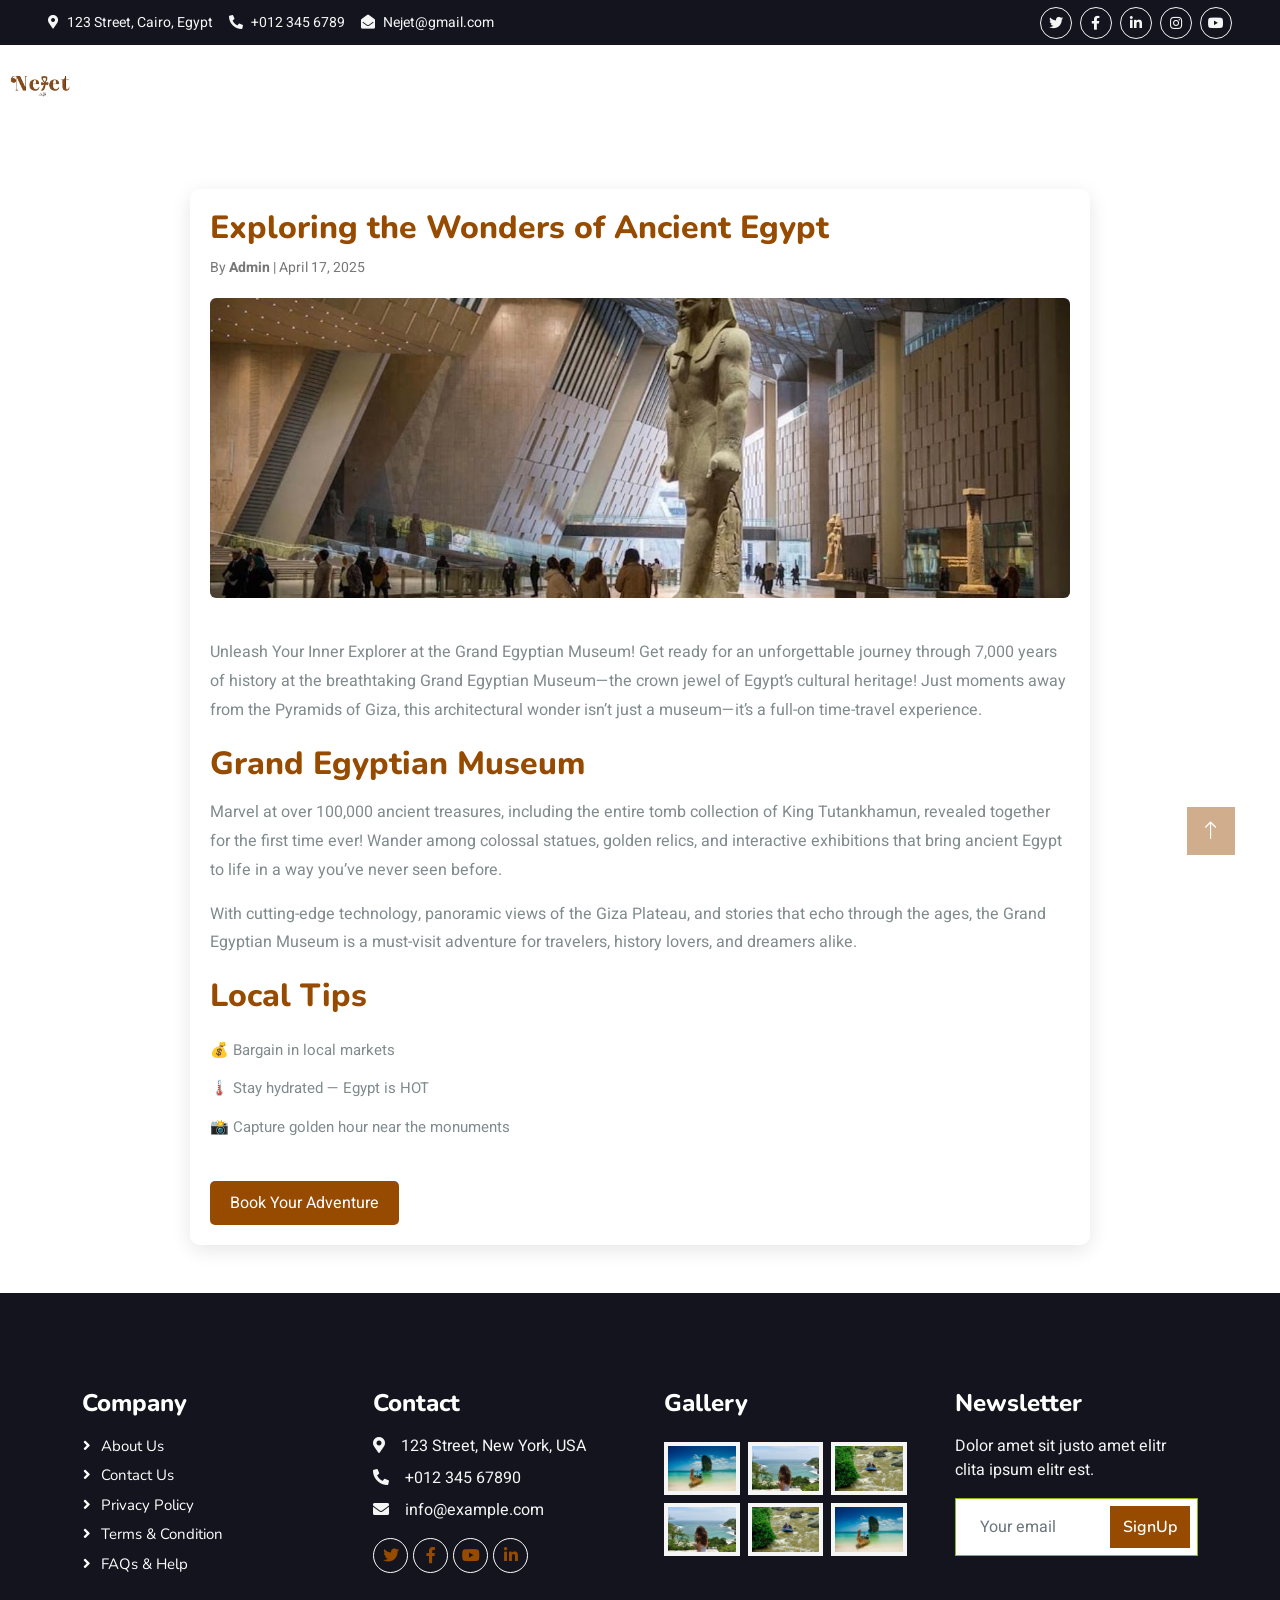
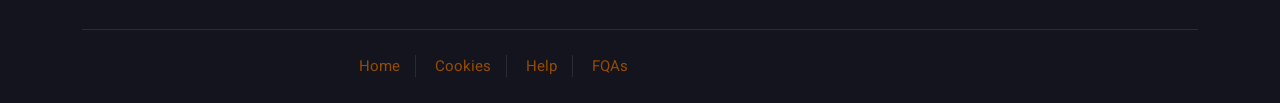
<file: ReadMore2.html>
<!DOCTYPE html>
<html lang="en">

<head>
    <meta charset="utf-8">
    <title>Tourist - Travel Agency </title>
    <meta content="width=device-width, initial-scale=1.0" name="viewport">
    <meta content="" name="keywords">
    <meta content="" name="description">

    <!-- Favicon -->
    <link href="img/favicon.ico" rel="icon">

    <!-- Google Web Fonts -->
    <link rel="preconnect" href="https://fonts.googleapis.com">
    <link rel="preconnect" href="https://fonts.gstatic.com" crossorigin>
    <link href="https://fonts.googleapis.com/css2?family=Heebo:wght@400;500;600&family=Nunito:wght@600;700;800&display=swap" rel="stylesheet">

    <!-- Icon Font Stylesheet -->
    <link href="https://cdnjs.cloudflare.com/ajax/libs/font-awesome/5.10.0/css/all.min.css" rel="stylesheet">
    <link href="https://cdn.jsdelivr.net/npm/bootstrap-icons@1.4.1/font/bootstrap-icons.css" rel="stylesheet">

    <!-- Libraries Stylesheet -->
    <link href="lib/animate/animate.min.css" rel="stylesheet">
    <link href="lib/owlcarousel/assets/owl.carousel.min.css" rel="stylesheet">
    <link href="lib/tempusdominus/css/tempusdominus-bootstrap-4.min.css" rel="stylesheet" />

    <!-- Customized Bootstrap Stylesheet -->
    <link href="css/bootstrap.min.css" rel="stylesheet">

    <!-- Template Stylesheet -->
    <link href="css/style.css" rel="stylesheet">
</head>

<body>
    <!-- Spinner Start -->
    <div id="spinner" class="show bg-white position-fixed translate-middle w-100 vh-100 top-50 start-50 d-flex align-items-center justify-content-center">
        <div class="spinner-border text-primary" style="width: 3rem; height: 3rem;" role="status">
            <span class="sr-only">Loading...</span>
        </div>
    </div>
    <!-- Spinner End -->


    <!-- Topbar Start -->
    <div class="container-fluid bg-dark px-5 d-none d-lg-block">
        <div class="row gx-0">
            <div class="col-lg-8 text-center text-lg-start mb-2 mb-lg-0">
                <div class="d-inline-flex align-items-center" style="height: 45px;">
                    <small class="me-3 text-light"><i class="fa fa-map-marker-alt me-2"></i>123 Street, Cairo, Egypt</small>
                    <small class="me-3 text-light"><i class="fa fa-phone-alt me-2"></i>+012 345 6789</small>
                    <small class="text-light"><i class="fa fa-envelope-open me-2"></i>Nejet@gmail.com</small>
                </div>
            </div>
            <div class="col-lg-4 text-center text-lg-end">
                <div class="d-inline-flex align-items-center" style="height: 45px;">
                    <a class="btn btn-sm btn-outline-light btn-sm-square rounded-circle me-2" href=""><i class="fab fa-twitter fw-normal"></i></a>
                    <a class="btn btn-sm btn-outline-light btn-sm-square rounded-circle me-2" href=""><i class="fab fa-facebook-f fw-normal"></i></a>
                    <a class="btn btn-sm btn-outline-light btn-sm-square rounded-circle me-2" href=""><i class="fab fa-linkedin-in fw-normal"></i></a>
                    <a class="btn btn-sm btn-outline-light btn-sm-square rounded-circle me-2" href=""><i class="fab fa-instagram fw-normal"></i></a>
                    <a class="btn btn-sm btn-outline-light btn-sm-square rounded-circle" href=""><i class="fab fa-youtube fw-normal"></i></a>
                </div>
            </div>
        </div>
    </div>
    <!-- Topbar End -->


    <!-- Navbar & Hero Start -->
    <div class="container-fluid position-relative p-0">
        <nav class="Nejet-nav">
            <div class="Nejet-nav-logo">
              <img src="./logoO.png" alt="Pharaoh Logo" style="height: 80px;">
            </div>
            <div class="kemet-nav-menu">
              <a href="index.html">Home</a>
              <a href="about.html">About</a>
              <a href="service.html">Services</a>
              <a href="package.html">Packages</a>
              <a href="contact.html">Contact</a>
              <a href="#" class="Nejet-btn">Register</a>
            </div>
          </nav>
    </div>
    <!-- Navbar & Hero End -->

    <!-- ReadMore start -->   
    <body>

        <div class="kemet-blog-container">
          <h1 class="kemet-blog-title">Exploring the Wonders of Ancient Egypt</h1>
          <p class="kemet-blog-meta">By <strong>Admin</strong> | April 17, 2025</p>
          <img src="./imageFour.jpg" alt="Egypt Adventure" class="kemet-blog-image">
      
          <div class="kemet-blog-content">
            <p>
              Unleash Your Inner Explorer at the Grand Egyptian Museum!
              Get ready for an unforgettable journey through 7,000 years of history at the breathtaking Grand Egyptian Museum—the crown jewel of Egypt’s cultural heritage! Just moments away from the Pyramids of Giza, this architectural wonder isn’t just a museum—it’s a full-on time-travel experience.
            </p>
      
            <h2>Grand Egyptian Museum</h2>
            <p>
              Marvel at over 100,000 ancient treasures, including the entire tomb collection of King Tutankhamun, revealed together for the first time ever! Wander among colossal statues, golden relics, and interactive exhibitions that bring ancient Egypt to life in a way you’ve never seen before.
            </p>
      
            <p>
              With cutting-edge technology, panoramic views of the Giza Plateau, and stories that echo through the ages, the Grand Egyptian Museum is a must-visit adventure for travelers, history lovers, and dreamers alike.
            </p>
      
            <h2>Local Tips</h2>
            <ul>
              <li>💰 Bargain in local markets</li>
              <li>🌡️ Stay hydrated — Egypt is HOT</li>
              <li>📸 Capture golden hour near the monuments</li>
            </ul>
      
            <a href="./payment.html" class="kemet-btn">Book Your Adventure</a>
          </div>
        </div>
      
      </body>
        

        <!-- Footer Start -->
        <div class="container-fluid bg-dark text-light footer pt-5 mt-5 wow fadeIn" data-wow-delay="0.1s">
            <div class="container py-5">
                <div class="row g-5">
                    <div class="col-lg-3 col-md-6">
                        <h4 class="text-white mb-3">Company</h4>
                        <a class="btn btn-link" href="">About Us</a>
                        <a class="btn btn-link" href="">Contact Us</a>
                        <a class="btn btn-link" href="">Privacy Policy</a>
                        <a class="btn btn-link" href="">Terms & Condition</a>
                        <a class="btn btn-link" href="">FAQs & Help</a>
                    </div>
                    <div class="col-lg-3 col-md-6">
                        <h4 class="text-white mb-3">Contact</h4>
                        <p class="mb-2"><i class="fa fa-map-marker-alt me-3"></i>123 Street, New York, USA</p>
                        <p class="mb-2"><i class="fa fa-phone-alt me-3"></i>+012 345 67890</p>
                        <p class="mb-2"><i class="fa fa-envelope me-3"></i>info@example.com</p>
                        <div class="d-flex pt-2">
                            <a class="btn btn-outline-light btn-social" href=""><i class="fab fa-twitter"></i></a>
                            <a class="btn btn-outline-light btn-social" href=""><i class="fab fa-facebook-f"></i></a>
                            <a class="btn btn-outline-light btn-social" href=""><i class="fab fa-youtube"></i></a>
                            <a class="btn btn-outline-light btn-social" href=""><i class="fab fa-linkedin-in"></i></a>
                        </div>
                    </div>
                    <div class="col-lg-3 col-md-6">
                        <h4 class="text-white mb-3">Gallery</h4>
                        <div class="row g-2 pt-2">
                            <div class="col-4">
                                <img class="img-fluid bg-light p-1" src="img/package-1.jpg" alt="">
                            </div>
                            <div class="col-4">
                                <img class="img-fluid bg-light p-1" src="img/package-2.jpg" alt="">
                            </div>
                            <div class="col-4">
                                <img class="img-fluid bg-light p-1" src="img/package-3.jpg" alt="">
                            </div>
                            <div class="col-4">
                                <img class="img-fluid bg-light p-1" src="img/package-2.jpg" alt="">
                            </div>
                            <div class="col-4">
                                <img class="img-fluid bg-light p-1" src="img/package-3.jpg" alt="">
                            </div>
                            <div class="col-4">
                                <img class="img-fluid bg-light p-1" src="img/package-1.jpg" alt="">
                            </div>
                        </div>
                    </div>
                    <div class="col-lg-3 col-md-6">
                        <h4 class="text-white mb-3">Newsletter</h4>
                        <p>Dolor amet sit justo amet elitr clita ipsum elitr est.</p>
                        <div class="position-relative mx-auto" style="max-width: 400px;">
                            <input class="form-control border-primary w-100 py-3 ps-4 pe-5" type="text" placeholder="Your email">
                            <button type="button" class="btn btn-primary py-2 position-absolute top-0 end-0 mt-2 me-2" style="background-color: #964B00; border-color: #964B00;">SignUp</button>
    
                        </div>
                    </div>
                </div>
            </div>
            <div class="container">
                <div class="copyright">
                    <div class="row">
                        
                        <div class="col-md-6 text-center text-md-end">
                            <div class="footer-menu">
                                <a href="">Home</a>
                                <a href="">Cookies</a>
                                <a href="">Help</a>
                                <a href="">FQAs</a>
                            </div>
                        </div>
                    </div>
                </div>
            </div>
        </div>
        <!-- Footer End -->
    
    
        <!-- Back to Top -->
        <a href="#" class="btn btn-lg btn-lg-square back-to-top" style="background-color: #964B00; border-color: #964B00;">
            <i class="bi bi-arrow-up" style="color: white;"></i>
        </a>

    <!-- JavaScript Libraries -->
    <script src="https://code.jquery.com/jquery-3.4.1.min.js"></script>
    <script src="https://cdn.jsdelivr.net/npm/bootstrap@5.0.0/dist/js/bootstrap.bundle.min.js"></script>
    <script src="lib/wow/wow.min.js"></script>
    <script src="lib/easing/easing.min.js"></script>
    <script src="lib/waypoints/waypoints.min.js"></script>
    <script src="lib/owlcarousel/owl.carousel.min.js"></script>
    <script src="lib/tempusdominus/js/moment.min.js"></script>
    <script src="lib/tempusdominus/js/moment-timezone.min.js"></script>
    <script src="lib/tempusdominus/js/tempusdominus-bootstrap-4.min.js"></script>

    <!-- Template Javascript -->
    <script src="js/main.js"></script>
</body>

</html>
</file>
<file: css/style.css>
/********** Template CSS **********/
:root {
    --primary: #964B00;
    --secondary: #964B00;
    --light: #964B00;
    --dark: #964B00;
}
.btn-brown {
    background-color: #964B00 !important;
    color: white !important;
    border: none !important;
}

.btn-brown:hover {
    background-color: #7b3f00 !important;
}


.fw-medium {
    font-weight: 600 !important;
}

.fw-semi-bold {
    font-weight: 700 !important;
}

.back-to-top {
    position: fixed;
    display: none;
    right: 45px;
    bottom: 45px;
    z-index: 99;
}


/*** Spinner ***/
#spinner {
    opacity: 0;
    visibility: hidden;
    transition: opacity .5s ease-out, visibility 0s linear .5s;
    z-index: 99999;
}

#spinner.show {
    transition: opacity .5s ease-out, visibility 0s linear 0s;
    visibility: visible;
    opacity: 1;
}


/*** Button ***/
.btn {
    font-family: 'Nunito', sans-serif;
    font-weight: 600;
    transition: .5s;
}

.btn.btn-primary,
.btn.btn-secondary {
    color: #ffffff;
}

.btn-square {
    width: 38px;
    height: 38px;
}

.btn-sm-square {
    width: 32px;
    height: 32px;
}

.btn-lg-square {
    width: 48px;
    height: 48px;
}

.btn-square,
.btn-sm-square,
.btn-lg-square {
    padding: 0;
    display: flex;
    align-items: center;
    justify-content: center;
    font-weight: normal;
    border-radius: 0px;
}


/*** Navbar ***/
.navbar-light .navbar-nav .nav-link {
    font-family: 'Nunito', sans-serif;
    position: relative;
    margin-right: 25px;
    padding: 35px 0;
    color: #FFFFFF !important;
    font-size: 18px;
    font-weight: 600;
    outline: none;
    transition: .5s;
}
.topbar {
    position: relative;
    z-index: 1; /* Makes sure it stays on top */
}
.sticky-top.navbar-light .navbar-nav .nav-link {
    padding: 20px 0;
    color: var(--dark) !important;
}

.navbar-light .navbar-nav .nav-link:hover,
.navbar-light .navbar-nav .nav-link.active {
    color: var(--primary) !important;
}

.navbar-light .navbar-brand img {
    max-height: 60px;
    transition: .5s;
}

.sticky-top.navbar-light .navbar-brand img {
    max-height: 45px;
}

@media (max-width: 991.98px) {
    .sticky-top.navbar-light {
        position: relative;
        background: #FFFFFF;
    }

    .navbar-light .navbar-collapse {
        margin-top: 15px;
        border-top: 1px solid #DDDDDD;
    }

    .navbar-light .navbar-nav .nav-link,
    .sticky-top.navbar-light .navbar-nav .nav-link {
        padding: 10px 0;
        margin-left: 0;
        color: var(--dark) !important;
    }

    .navbar-light .navbar-brand img {
        max-height: 45px;
    }
}

@media (min-width: 992px) {
    .navbar-light {
        position: absolute;
        width: 100%;
        top: 0;
        left: 0;
        border-bottom: 1px solid rgba(256, 256, 256, .1);
        z-index: 999;
    }
    
    .sticky-top.navbar-light {
        position: fixed;
        background: #FFFFFF;
    }

    .navbar-light .navbar-nav .nav-link::before {
        position: absolute;
        content: "";
        width: 0;
        height: 2px;
        bottom: -1px;
        left: 50%;
        background: var(--primary);
        transition: .5s;
    }

    .navbar-light .navbar-nav .nav-link:hover::before,
    .navbar-light .navbar-nav .nav-link.active::before {
        width: calc(100% - 2px);
        left: 1px;
    }

    .navbar-light .navbar-nav .nav-link.nav-contact::before {
        display: none;
    }
}


/*** Hero Header ***/
.hero-header {
    background: linear-gradient(rgba(20, 20, 31, .7), rgba(20, 20, 31, .7)), url(../img/bg-hero.jpg);
    background-position: center center;
    background-repeat: no-repeat;
    background-size: cover;
}

.breadcrumb-item + .breadcrumb-item::before {
    color: rgba(255, 255, 255, .5);
}




/*** Section Title ***/
.section-title {
    position: relative;
    display: inline-block;
    text-transform: uppercase;
}

.section-title::before {
    position: absolute;
    content: "";
    width: calc(100% + 80px);
    height: 2px;
    top: 4px;
    left: -40px;
    background: var(--primary);
    z-index: -1;
}

.section-title::after {
    position: absolute;
    content: "";
    width: calc(100% + 120px);
    height: 2px;
    bottom: 5px;
    left: -60px;
    background: var(--primary);
    z-index: -1;
}

.section-title.text-start::before {
    width: calc(100% + 40px);
    left: 0;
}

.section-title.text-start::after {
    width: calc(100% + 60px);
    left: 0;
}


/*** Service ***/
.service-item {
    box-shadow: 0 0 45px rgba(0, 0, 0, .08);
    transition: .5s;
}

.service-item:hover {
    background: var(--primary);
}

.service-item * {
    transition: .5s;
}

.service-item:hover * {
    color: var(--light) !important;
}


/*** Destination ***/
.destination img {
    transition: .5s;
}

.destination a:hover img {
    transform: scale(1.1);
}


/*** Package ***/
.package-item {
    box-shadow: 0 0 45px rgba(0, 0, 0, .08);
}

.package-item img {
    transition: .5s;
}

.package-item:hover img {
    transform: scale(1.1);
}


/*** Booking ***/
.booking {
    background: linear-gradient(rgba(15, 23, 43, .7), rgba(15, 23, 43, .7)), url(../img/booking.jpg);
    background-position: center center;
    background-repeat: no-repeat;
    background-size: cover;
}


/*** Team ***/
.team-item {
    box-shadow: 0 0 45px rgba(0, 0, 0, .08);
}

.team-item img {
    transition: .5s;
}

.team-item:hover img {
    transform: scale(1.1);
}

.team-item .btn {
    background: #FFFFFF;
    color: var(--primary);
    border-radius: 20px;
    border-bottom: 1px solid var(--primary);
}

.team-item .btn:hover {
    background: var(--primary);
    color: #FFFFFF;
}


/*** Testimonial ***/
.testimonial-carousel::before {
    position: absolute;
    content: "";
    top: 0;
    left: 0;
    height: 100%;
    width: 0;
    background: linear-gradient(to right, rgba(255, 255, 255, 1) 0%, rgba(255, 255, 255, 0) 100%);
    z-index: 1;
}

.testimonial-carousel::after {
    position: absolute;
    content: "";
    top: 0;
    right: 0;
    height: 100%;
    width: 0;
    background: linear-gradient(to left, rgba(255, 255, 255, 1) 0%, rgba(255, 255, 255, 0) 100%);
    z-index: 1;
}

@media (min-width: 768px) {
    .testimonial-carousel::before,
    .testimonial-carousel::after {
        width: 200px;
    }
}

@media (min-width: 992px) {
    .testimonial-carousel::before,
    .testimonial-carousel::after {
        width: 300px;
    }
}

.testimonial-carousel .owl-item .testimonial-item,
.testimonial-carousel .owl-item.center .testimonial-item * {
    transition: .5s;
}

.testimonial-carousel .owl-item.center .testimonial-item {
    background: var(--primary) !important;
    border-color: var(--primary) !important;
}

.testimonial-carousel .owl-item.center .testimonial-item * {
    color: #FFFFFF !important;
}

.testimonial-carousel .owl-dots {
    margin-top: 24px;
    display: flex;
    align-items: flex-end;
    justify-content: center;
}

.testimonial-carousel .owl-dot {
    position: relative;
    display: inline-block;
    margin: 0 5px;
    width: 15px;
    height: 15px;
    border: 1px solid #CCCCCC;
    border-radius: 15px;
    transition: .5s;
}

.testimonial-carousel .owl-dot.active {
    background: var(--primary);
    border-color: var(--primary);
}

/*** Payment ***/
/* Apply styles only to the .billing-form */
.billing-form .container {
    display: flex;
    justify-content: center;
    align-items: center;
    min-height: 100vh;
    background: #1f242d;
    padding: 25px;
}

.billing-form .container form {
    width: 700px;
    padding: 40px;
    background: #fff;
    border-radius: 10px;
}

.billing-form form .row {
    display: flex;
    gap: 15px;
    flex-wrap: wrap;
}

.billing-form .row .column {
    flex: 1 1 250px;
}

.billing-form .column .title {
    font-size: 20px;
    color: #333;
    text-transform: uppercase;
    margin-bottom: 5px;
}

.billing-form .column .input-box {
    margin: 15px 0;
}

.billing-form .input-box span {
    display: block;
    margin-bottom: 10px;
}

.billing-form .input-box input {
    width: 100%;
    padding: 10px 15px;
    border: 1px solid #ccc;
    border-radius: 6px;
    font-size: 15px;
}

.billing-form .column .flex {
    display: flex;
    gap: 15px;
}

.billing-form .flex .input-box {
    margin-top: 5px;
}

.billing-form .input-box img {
    height: 34px;
    margin-top: 5px;
    filter: drop-shadow(0 0 1px #000);
}

.billing-form form .btn {
    width: 100%;
    padding: 12px;
    background: #8175d3;
    border: none;
    outline: none;
    border-radius: 6px;
    font-size: 17px;
    color: #fff;
    margin-top: 5px;
    cursor: pointer;
    transition: .5s;
}

.billing-form form .btn:hover {
    background: #6a5acd;
}

/*** readmore ***/

.kemet-header {
    position: fixed;
    width: 100%;
    background: white;
    z-index: 999;
    box-shadow: 0 2px 4px rgba(0,0,0,0.1);
  }
  
  .kemet-nav {
    display: flex;
    justify-content: space-between;
    align-items: center;
    padding: 10px 50px;
  }
  
  .kemet-nav-logo img {
    height: 80px;
  }
  
  .kemet-nav-menu {
    opacity: 0;
    pointer-events: none;
    transition: opacity 0.3s ease;
  }
  
  body:has(.scroll-padding) .kemet-nav-menu {
    opacity: 1;
    pointer-events: auto;
  }
  
  /* Utility padding to simulate scroll trigger */
  .scroll-padding {
    padding-top: 150px;
  }
  
  .kemet-btn {
    background-color: #964B00;
    color: white;
    padding: 8px 20px;
    border-radius: 30px;
    text-decoration: none;
  }
  
  
  .kemet-blog-container {
    max-width: 900px;
    margin: 40px auto;
    padding: 20px;
    background: #fff;
    box-shadow: 0 5px 20px rgba(0,0,0,0.1);
    border-radius: 10px;
  }
  
  .kemet-blog-title {
    font-size: 32px;
    color: #964B00;
    margin-bottom: 10px;
  }
  
  .kemet-blog-meta {
    font-size: 14px;
    color: #777;
    margin-bottom: 20px;
  }
  
  .kemet-blog-image {
    width: 100%;
    height: 300px;
    object-fit: cover;
    border-radius: 6px;
    margin-bottom: 25px;
  }
  
  .kemet-blog-content h2 {
    color: #964B00;
    margin-top: 20px;
  }
  
  .kemet-blog-content p {
    line-height: 1.8;
    margin: 15px 0;
  }
  
  .kemet-blog-content ul {
    list-style: none;
    padding-left: 0;
    margin: 15px 0;
  }
  
  .kemet-blog-content ul li {
    padding: 8px 0;
    font-size: 15px;
  }
  
  .kemet-btn {
    display: inline-block;
    padding: 10px 20px;
    background-color: #964B00;
    color: white;
    text-decoration: none;
    border-radius: 5px;
    margin-top: 20px;
    transition: 0.3s ease;
  }
  
  .kemet-btn:hover {
    background-color: #964B00; /* Keep the same color */
    color: white;              /* Optional: keep text color the same */
  }
  

/*** Login And Sign Up ***/

.registration-wrapper {
    font-family: 'Poppins', sans-serif;
    position: fixed;
    top: 50%;
    left: 50%;
    transform: translate(-50%, -50%);
    max-width: 430px;
    width: 100%;
    background: #fff;
    padding: 34px;
    border-radius: 6px;
    box-shadow: 0 5px 10px rgba(0,0,0,0.2);
    z-index: 9999; /* Ensure it's above other elements */
  }
  
  .registration-wrapper h2 {
    position: relative;
    font-size: 22px;
    font-weight: 600;
    color: #333;
  }
  
  .registration-wrapper h2::before {
    content: '';
    position: absolute;
    left: 0;
    bottom: 0;
    height: 3px;
    width: 28px;
    border-radius: 12px;
    background: #964B00;
  }
  
  .registration-form {
    margin-top: 30px;
  }
  
  .registration-form .registration-input-box {
    height: 52px;
    margin: 18px 0;
  }
  
  .registration-input-box input {
    height: 100%;
    width: 100%;
    outline: none;
    padding: 0 15px;
    font-size: 17px;
    font-weight: 400;
    color: #333;
    border: 1.5px solid #C7BEBE;
    border-bottom-width: 2.5px;
    border-radius: 6px;
    transition: all 0.3s ease;
  }
  
  .registration-input-box input:focus,
  .registration-input-box input:valid {
    border-color: #964B00;
  }
  
  .registration-form .registration-policy {
    display: flex;
    align-items: center;
  }
  
  .registration-form h3 {
    color: #964B00;
    font-size: 14px;
    font-weight: 500;
    margin-left: 10px;
  }
  
  .registration-input-box.registration-button input {
    color: #fff;
    letter-spacing: 1px;
    border: none;
    background: ##964B00;
    cursor: pointer;
  }
  
  .registration-input-box.registration-button input:hover {
    background: #964B00;
  }
  
  .registration-form .registration-text h3 {
    color: #333;
    width: 100%;
    text-align: center;
  }
  
  .registration-form .registration-text h3 a {
    color: #964B00;
    text-decoration: none;
  }
  
  .registration-form .registration-text h3 a:hover {
    text-decoration: underline;
  }

/***Privacy Policy***/
.privacy-header {
    background-color: #964B00;
    color: white;
    padding: 2rem;
    text-align: center;
  }
  
  .privacy-title {
    margin: 0;
    font-size: 2.5rem;
  }
  
  .privacy-main {
    max-width: 800px;
    margin: 2rem auto;
    padding: 2rem;
    background: white;
    border-radius: 12px;
    box-shadow: 0 4px 8px rgba(0, 0, 0, 0.1);
  }
  
  .privacy-section {
    margin-bottom: 2rem;
  }
  
  .privacy-subtitle {
    color: #222;
    font-size: 1.8rem;
    margin-bottom: 0.5rem;
  }
  
  .privacy-text {
    line-height: 1.6;
    margin-bottom: 1rem;
  }
  
  .privacy-footer {
    text-align: center;
    padding: 1rem;
    background-color: #e5e7eb;
    font-size: 0.9rem;
    color: #555;
    margin-top: 3rem;
  }

  .terms-header {
    background-color: #964B00;
    color: white;
    padding: 2rem;
    text-align: center;
  }
  
  .terms-title {
    margin: 0;
    font-size: 2.5rem;
    color: black;
  }
  
  .terms-main {
    max-width: 800px;
    margin: 2rem auto;
    padding: 2rem;
    background: white;
    border-radius: 12px;
    box-shadow: 0 4px 8px rgba(0, 0, 0, 0.1);
  }
  
  .terms-section {
    margin-bottom: 2rem;
  }
  
  .terms-subtitle {
    color: #222;
    font-size: 1.8rem;
    margin-bottom: 0.5rem;
  }
  
  .terms-text {
    line-height: 1.6;
    margin-bottom: 1rem;
  }
  
  .terms-footer {
    text-align: center;
    padding: 1rem;
    background-color: #e5e7eb;
    font-size: 0.9rem;
    color: #555;
    margin-top: 3rem;
  }
  .unique-wrapper {
    --check-border-width: 7px;
    --check-height: 24px;
    --check-width: 12px;
    --check-color: #964B00;
  
    text-align: center;
    font-family: Arial, sans-serif;
    padding: 20px;
  }
  
  .unique-check {
    display: none;
    margin: 20px auto;
    transform: rotate(45deg);
    height: var(--check-height);
    width: var(--check-width);
    border-bottom: var(--check-border-width) solid var(--check-color);
    border-right: var(--check-border-width) solid var(--check-color);
  }
  
  .unique-message {
    display: none;
    margin-top: 10px;
    color: var(--check-color);
    font-weight: bold;
  }
  
  .unique-show {
    display: block;
  }
  .switch {
    position: relative;
    display: inline-block;
    margin: 0 5px;
  }
  
  .switch > span {
    position: absolute;
    top: 14px;
    pointer-events: none;
    font-family: 'Helvetica', Arial, sans-serif;
    font-weight: bold;
    font-size: 12px;
    text-transform: uppercase;
    text-shadow: 0 1px 0 rgba(0, 0, 0, .06);
    width: 50%;
    text-align: center;
  }
  
  input.check-toggle-round-flat:checked ~ .off {
    color: #964B00;
  }
  
  input.check-toggle-round-flat:checked ~ .on {
    color: #fff;
  }
  
  .switch > span.on {
    left: 0;
    padding-left: 2px;
    color: #964B00;
  }
  
  .switch > span.off {
    right: 0;
    padding-right: 4px;
    color: #fff;
  }
  
  .check-toggle {
    position: absolute;
    margin-left: -9999px;
    visibility: hidden;
  }
  .check-toggle + label {
    display: block;
    position: relative;
    cursor: pointer;
    outline: none;
    -webkit-user-select: none;
    -moz-user-select: none;
    -ms-user-select: none;
    user-select: none;
  }
  
  input.check-toggle-round-flat + label {
    padding: 2px;
    width: 97px;
    height: 35px;
    background-color: #964B00;
    -webkit-border-radius: 60px;
    -moz-border-radius: 60px;
    -ms-border-radius: 60px;
    -o-border-radius: 60px;
    border-radius: 60px;
  }
  input.check-toggle-round-flat + label:before, input.check-toggle-round-flat + label:after {
    display: block;
    position: absolute;
    content: "";
  }
  
  input.check-toggle-round-flat + label:before {
    top: 2px;
    left: 2px;
    bottom: 2px;
    right: 2px;
    background-color: #964B00;
    -webkit-
    
    -moz-border-radius: 60px;
    -ms-border-radius: 60px;
    -o-border-radius: 60px;
    border-radius: 60px;
  }
  input.check-toggle-round-flat + label:after {
    top: 4px;
    left: 4px;
    bottom: 4px;
    width: 48px;
    background-color: #fff;
    -webkit-border-radius: 52px;
    -moz-border-radius: 52px;
    -ms-border-radius: 52px;
    -o-border-radius: 52px;
    border-radius: 52px;
    -webkit-transition: margin 0.2s;
    -moz-transition: margin 0.2s;
    -o-transition: margin 0.2s;
    transition: margin 0.2s;
  }
  
  input.check-toggle-round-flat:checked + label {
  }
  
  input.check-toggle-round-flat:checked + label:after {
    margin-left: 44px;
  }
/*** Footer ***/
.footer .btn.btn-social {
    margin-right: 5px;
    width: 35px;
    height: 35px;
    display: flex;
    align-items: center;
    justify-content: center;
    color: var(--light);
    font-weight: normal;
    border: 1px solid #FFFFFF;
    border-radius: 35px;
    transition: .3s;
}

.footer .btn.btn-social:hover {
    color: var(--primary);
}

.footer .btn.btn-link {
    display: block;
    margin-bottom: 5px;
    padding: 0;
    text-align: left;
    color: #FFFFFF;
    font-size: 15px;
    font-weight: normal;
    text-transform: capitalize;
    transition: .3s;
}

.footer .btn.btn-link::before {
    position: relative;
    content: "\f105";
    font-family: "Font Awesome 5 Free";
    font-weight: 900;
    margin-right: 10px;
}

.footer .btn.btn-link:hover {
    letter-spacing: 1px;
    box-shadow: none;
}

.footer .copyright {
    padding: 25px 0;
    font-size: 15px;
    border-top: 1px solid rgba(256, 256, 256, .1);
}

.footer .copyright a {
    color: var(--light);
}

.footer .footer-menu a {
    margin-right: 15px;
    padding-right: 15px;
    border-right: 1px solid rgba(255, 255, 255, .1);
}

.footer .footer-menu a:last-child {
    margin-right: 0;
    padding-right: 0;
    border-right: none;
}
</file>
